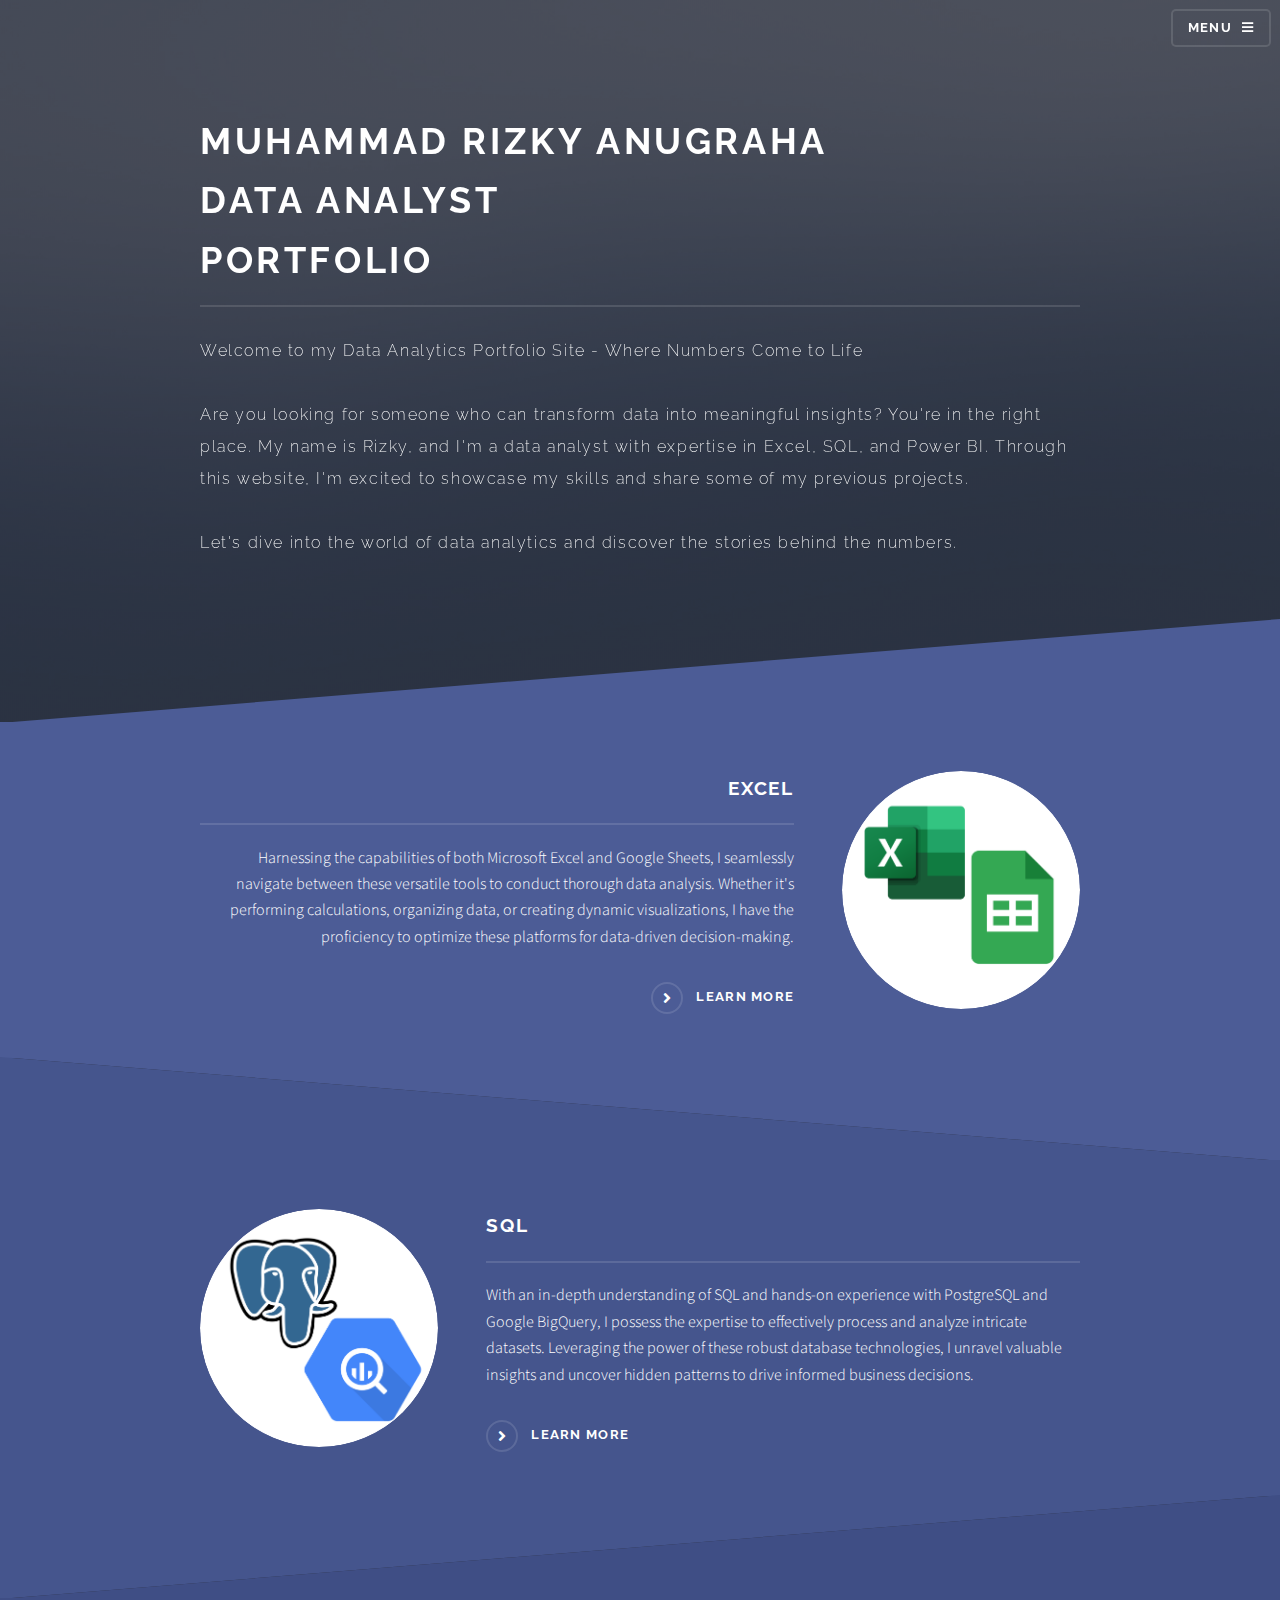
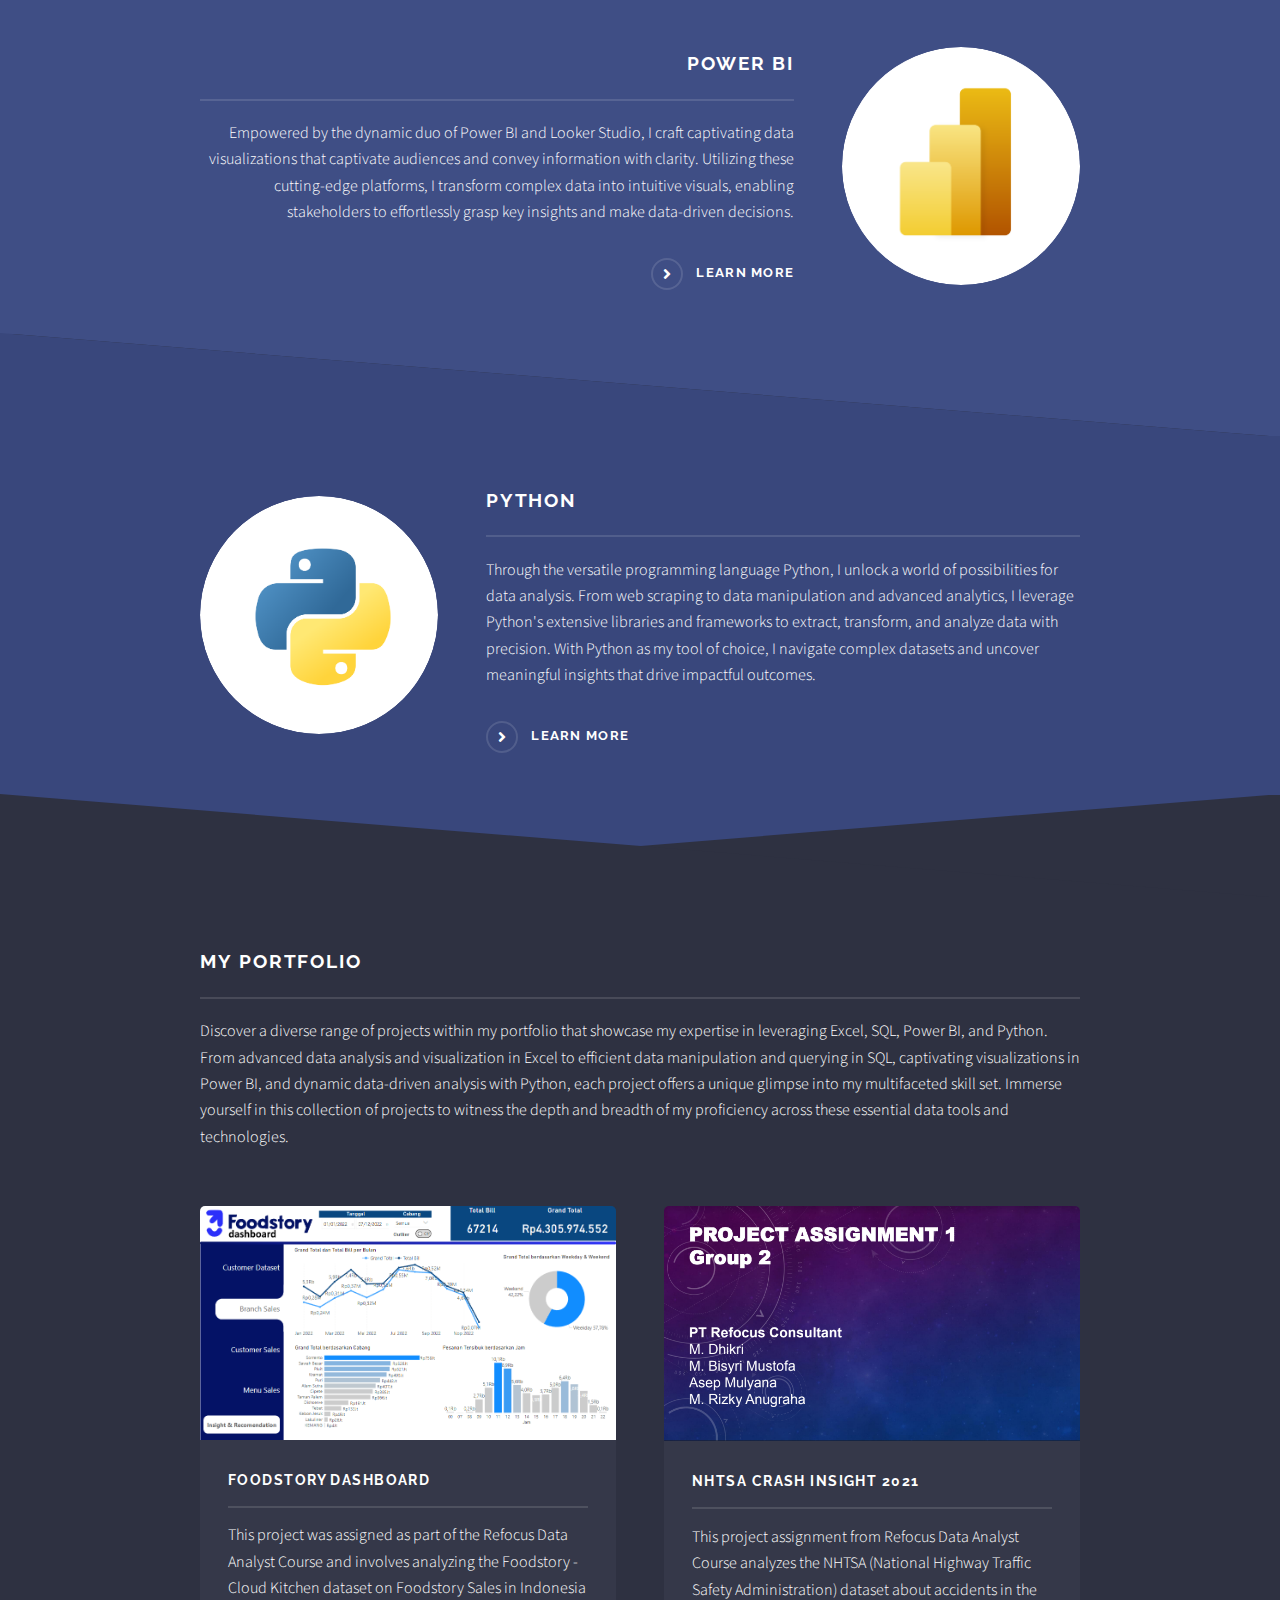
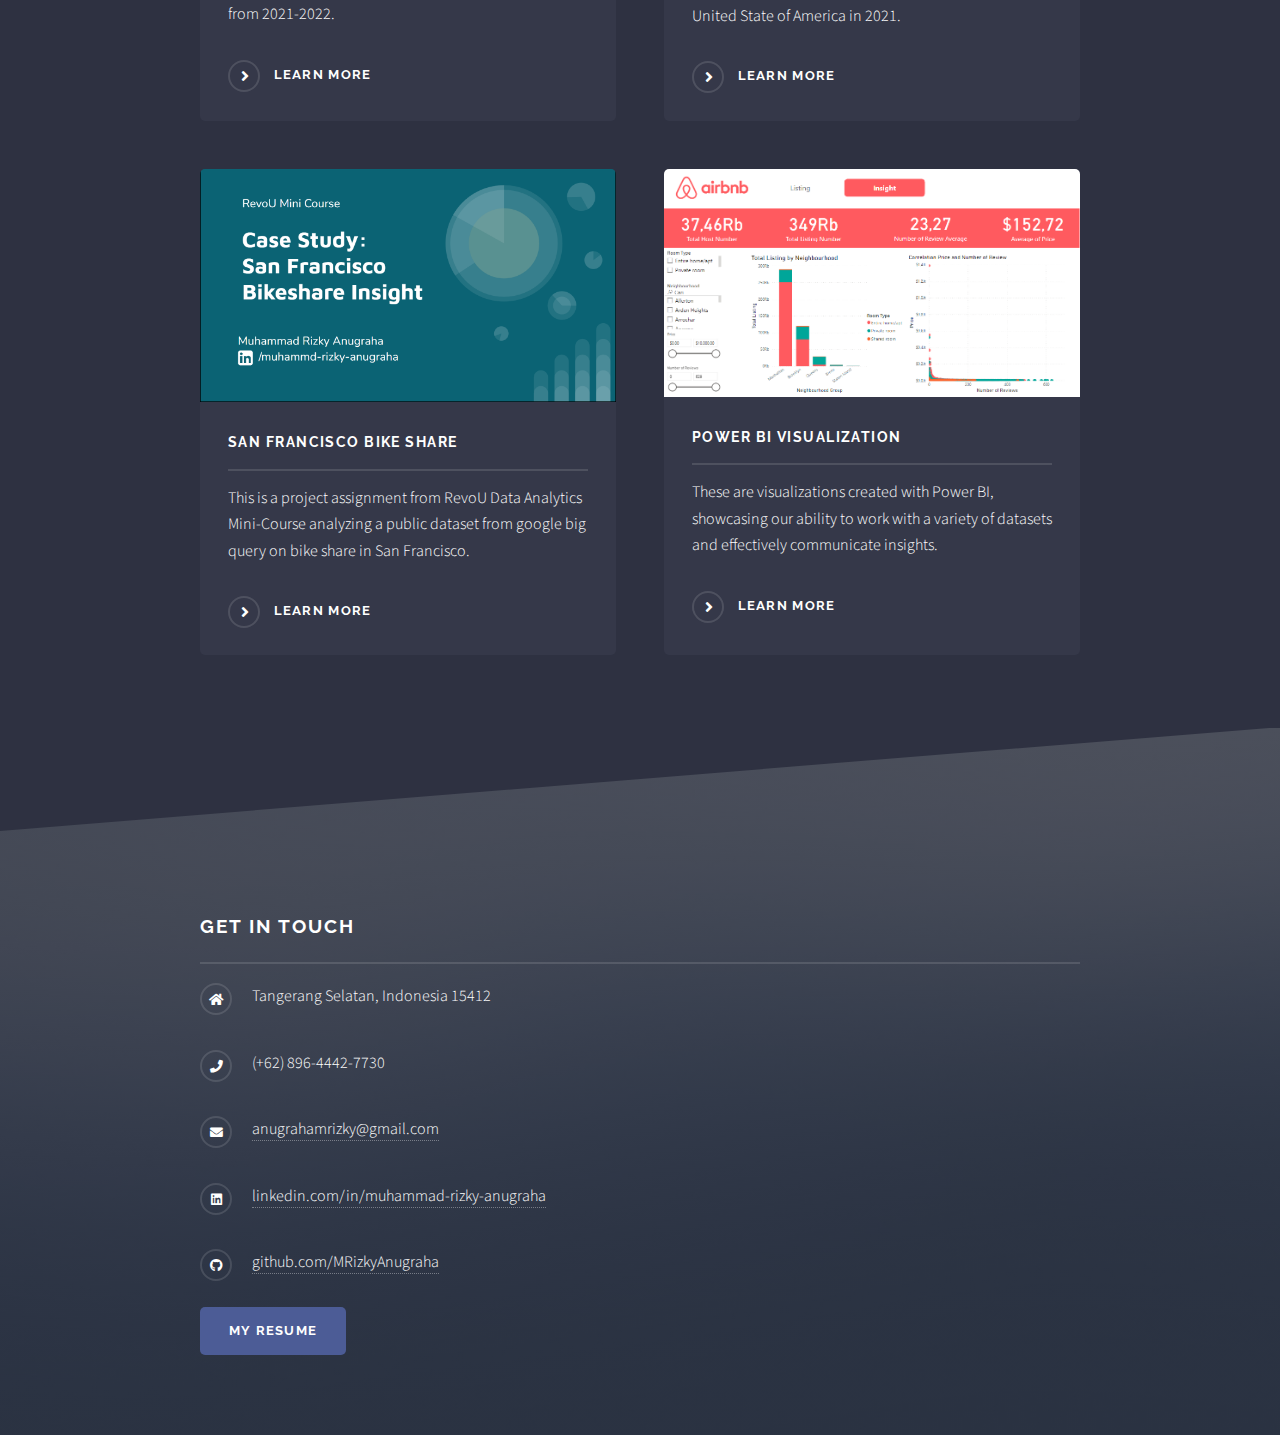
<file: index.html>
<!DOCTYPE HTML>
<!--
	Solid State by HTML5 UP
	html5up.net | @ajlkn
	Free for personal and commercial use under the CCA 3.0 license (html5up.net/license)
-->
<html>
	<head>
		<title>Rizky's DA Portfolio</title>
		<meta charset="utf-8" />
		<meta name="viewport" content="width=device-width, initial-scale=1, user-scalable=no" />
		<link rel="stylesheet" href="assets/css/main.css" />
		<noscript><link rel="stylesheet" href="assets/css/noscript.css" /></noscript>
	</head>
	<body class="is-preload">

		<!-- Page Wrapper -->
			<div id="page-wrapper">

				<!-- Header -->
					<header id="header" class="alt">
						<h1><a href="index.html">Home</a></h1>
						<nav>
							<a href="#menu">Menu</a>
						</nav>
					</header>

				<!-- Menu -->
					<nav id="menu">
						<div class="inner">
							<h2>Menu</h2>
							<ul class="links">
								<li><a href="index.html">Home</a></li>
								<li><a href="Excel.html">Excel</a></li>
								<li><a href="SQL.html">SQL</a></li>
								<li><a href="Power BI.html">Power BI</a></li>
								<li><a href="Python.html">Python</a></li>
								<li><a href="CV ATS Rizky BI - Data Analyst.pdf">My Resume</a></li>
								<li><a href="About.html">About</a></li>
							</ul>
							<a href="#" class="close">Close</a>
						</div>
					</nav>

				<!-- Banner -->
					<section id="banner">
						<div class="inner">
							<h2>Muhammad Rizky Anugraha <br />
								Data Analyst<br />
								Portfolio</h2>
								<p>Welcome to my Data Analytics Portfolio Site - Where Numbers Come to Life<br /><br />
									Are you looking for someone who can transform data into meaningful insights? 
									You're in the right place. My name is Rizky, and I'm a data analyst with expertise 
									in Excel, SQL, and Power BI. Through this website, I'm excited to showcase my skills 
									and share some of my previous projects.<br /><br />
									Let's dive into the world of data analytics and discover the stories behind the numbers.</a></p>			
						</div>
					</section>
				<!-- Wrapper -->
					<section id="wrapper">

						<!-- One -->
							<section id="one" class="wrapper spotlight style1">
								<div class="inner">
									<a href="Excel.html" class="image"><img src="images/Excel.png" alt="" /></a>
									<div class="content">
										<h2 class="major"><a href="Excel.html">Excel</a></h2>
										<p>Harnessing the capabilities of both Microsoft Excel and Google Sheets, I seamlessly navigate between these versatile tools to conduct thorough data analysis. Whether it's performing calculations, organizing data, or creating dynamic visualizations, I have the proficiency to optimize these platforms for data-driven decision-making.</p>
										<a href="Excel.html" class="special">Learn more</a>
									</div>
								</div>
							</section>

						<!-- Two -->
							<section id="two" class="wrapper alt spotlight style2">
								<div class="inner">
									<a href="SQL.html" class="image"><img src="images/SQL.png" alt="" /></a>
									<div class="content">
										<h2 class="major"><a href="SQL.html">SQL</a></h2>
										<p>With an in-depth understanding of SQL and hands-on experience with PostgreSQL and Google BigQuery, I possess the expertise to effectively process and analyze intricate datasets. Leveraging the power of these robust database technologies, I unravel valuable insights and uncover hidden patterns to drive informed business decisions.</p>
										<a href="SQL.html" class="special">Learn more</a>
									</div>
								</div>
							</section>

						<!-- Three -->
							<section id="three" class="wrapper spotlight style3">
								<div class="inner">
									<a href="Power BI.html" class="image"><img src="images/PowerBI.png" alt="" /></a>
									<div class="content">
										<h2 class="major"><a href="Power BI.html">Power BI</a></h2>
										<p>Empowered by the dynamic duo of Power BI and Looker Studio, I craft captivating data visualizations that captivate audiences and convey information with clarity. Utilizing these cutting-edge platforms, I transform complex data into intuitive visuals, enabling stakeholders to effortlessly grasp key insights and make data-driven decisions.</p>
										<a href="Power BI.html" class="special">Learn more</a>
									</div>
								</div>
							</section>
						<!-- Four -->
							<section id="four" class="wrapper alt spotlight style4">
								<div class="inner">
									<a href="Python.html" class="image"><img src="images/Python.png" alt="" /></a>
									<div class="content">
										<h2 class="major"><a href="Python.html">Python</a></h2>
										<p>Through the versatile programming language Python, I unlock a world of possibilities for data analysis. From web scraping to data manipulation and advanced analytics, I leverage Python's extensive libraries and frameworks to extract, transform, and analyze data with precision. With Python as my tool of choice, I navigate complex datasets and uncover meaningful insights that drive impactful outcomes.</p>
										<a href="Python.html" class="special">Learn more</a>
									</div>
								</div>
							</section>

						<!-- Five -->
							<section id="five" class="wrapper alt style1">
								<div class="inner">
									<h2 class="major">My Portfolio</h2>
									<p>Discover a diverse range of projects within my portfolio that showcase my expertise in leveraging Excel, SQL, Power BI, and Python. From advanced data analysis and visualization in Excel to efficient data manipulation and querying in SQL, captivating visualizations in Power BI, and dynamic data-driven analysis with Python, each project offers a unique glimpse into my multifaceted skill set. Immerse yourself in this collection of projects to witness the depth and breadth of my proficiency across these essential data tools and technologies.</p>
									<section class="features">
										<article>
											<a href="https://www.novypro.com/project/foodstory" class="image"><img src="images/Foodstory Thumbnail.PNG" alt="" /></a>
											<h3 class="major">Foodstory Dashboard</h3>
											<p>This project was assigned as part of the Refocus Data Analyst Course and involves analyzing the Foodstory - Cloud Kitchen dataset on Foodstory Sales in Indonesia from 2021-2022.</p>
											<a href="https://www.novypro.com/project/foodstory" class="special">Learn more</a>
										</article>
										<article>
											<a href="https://github.com/MRizkyAnugraha/NHTSA-Accident-Insight-2021" class="image"><img src="images/NHTSA Insight Thumbnail.PNG" alt="" /></a>
											<h3 class="major">NHTSA Crash Insight 2021</h3>
											<p>This project assignment from Refocus Data Analyst Course analyzes the NHTSA (National Highway Traffic Safety Administration) dataset about accidents in the United State of America in 2021.</p>
											<a href="https://github.com/MRizkyAnugraha/NHTSA-Accident-Insight-2021" class="special">Learn more</a>
										</article>
										<article>
											<a href="https://github.com/MRizkyAnugraha/San-Francisco-Bikeshare-Insight" class="image"><img src="images/SF Bike Share Thumbnail.PNG" alt="" /></a>
											<h3 class="major">San Francisco Bike Share</h3>
											<p>This is a project assignment from RevoU Data Analytics Mini-Course analyzing a public dataset from google big query on bike share in San Francisco.</p>
											<a href="https://github.com/MRizkyAnugraha/San-Francisco-Bikeshare-Insight" class="special">Learn more</a>
										</article>
										<article>
											<a href="Power BI.html" class="image"><img src="images/Airbnb Listing Thumbnail.PNG" alt="" /></a>
											<h3 class="major">Power BI Visualization</h3>
											<p>These are visualizations created with Power BI, showcasing our ability to work with a variety of datasets and effectively communicate insights.</p>
											<a href="Power BI.html" class="special">Learn more</a>
										</article>
									</section>
								</div>
							</section>

					</section>
				<!-- Footer -->
					<section id="footer">
						<div class="inner">
							<h2 class="major">Get in touch</h2>
							</form>
							<ul class="contact">
								<li class="icon solid fa-home">
									Tangerang Selatan, Indonesia 15412
								</li>
								<li class="icon solid fa-phone">(+62) 896-4442-7730</li>
								<li class="icon solid fa-envelope"><a href="mailto:anugrahamrizky@gmail.com">anugrahamrizky@gmail.com</a></li>
								<li class="icon brands fa-linkedin"><a href="https://www.linkedin.com/in/muhammad-rizky-anugraha/">linkedin.com/in/muhammad-rizky-anugraha</a></li>
								<li class="icon brands fa-github"><a href="https://github.com/MRizkyAnugraha">github.com/MRizkyAnugraha</a></li>
							</ul>
							<!--<ul class="copyright">
								<li>&copy; Untitled Inc. All rights reserved.</li><li>Design: <a href="http://html5up.net">HTML5 UP</a></li>
							</ul>-->
							<ul class="actions">
								<li><a href="CV ATS Rizky BI - Data Analyst.pdf" class="button primary">My Resume</a></li>
							</ul>
						</div>
					</section>

			</div>

		<!-- Scripts -->
			<script src="assets/js/jquery.min.js"></script>
			<script src="assets/js/jquery.scrollex.min.js"></script>
			<script src="assets/js/browser.min.js"></script>
			<script src="assets/js/breakpoints.min.js"></script>
			<script src="assets/js/util.js"></script>
			<script src="assets/js/main.js"></script>

	</body>
</html>
</file>
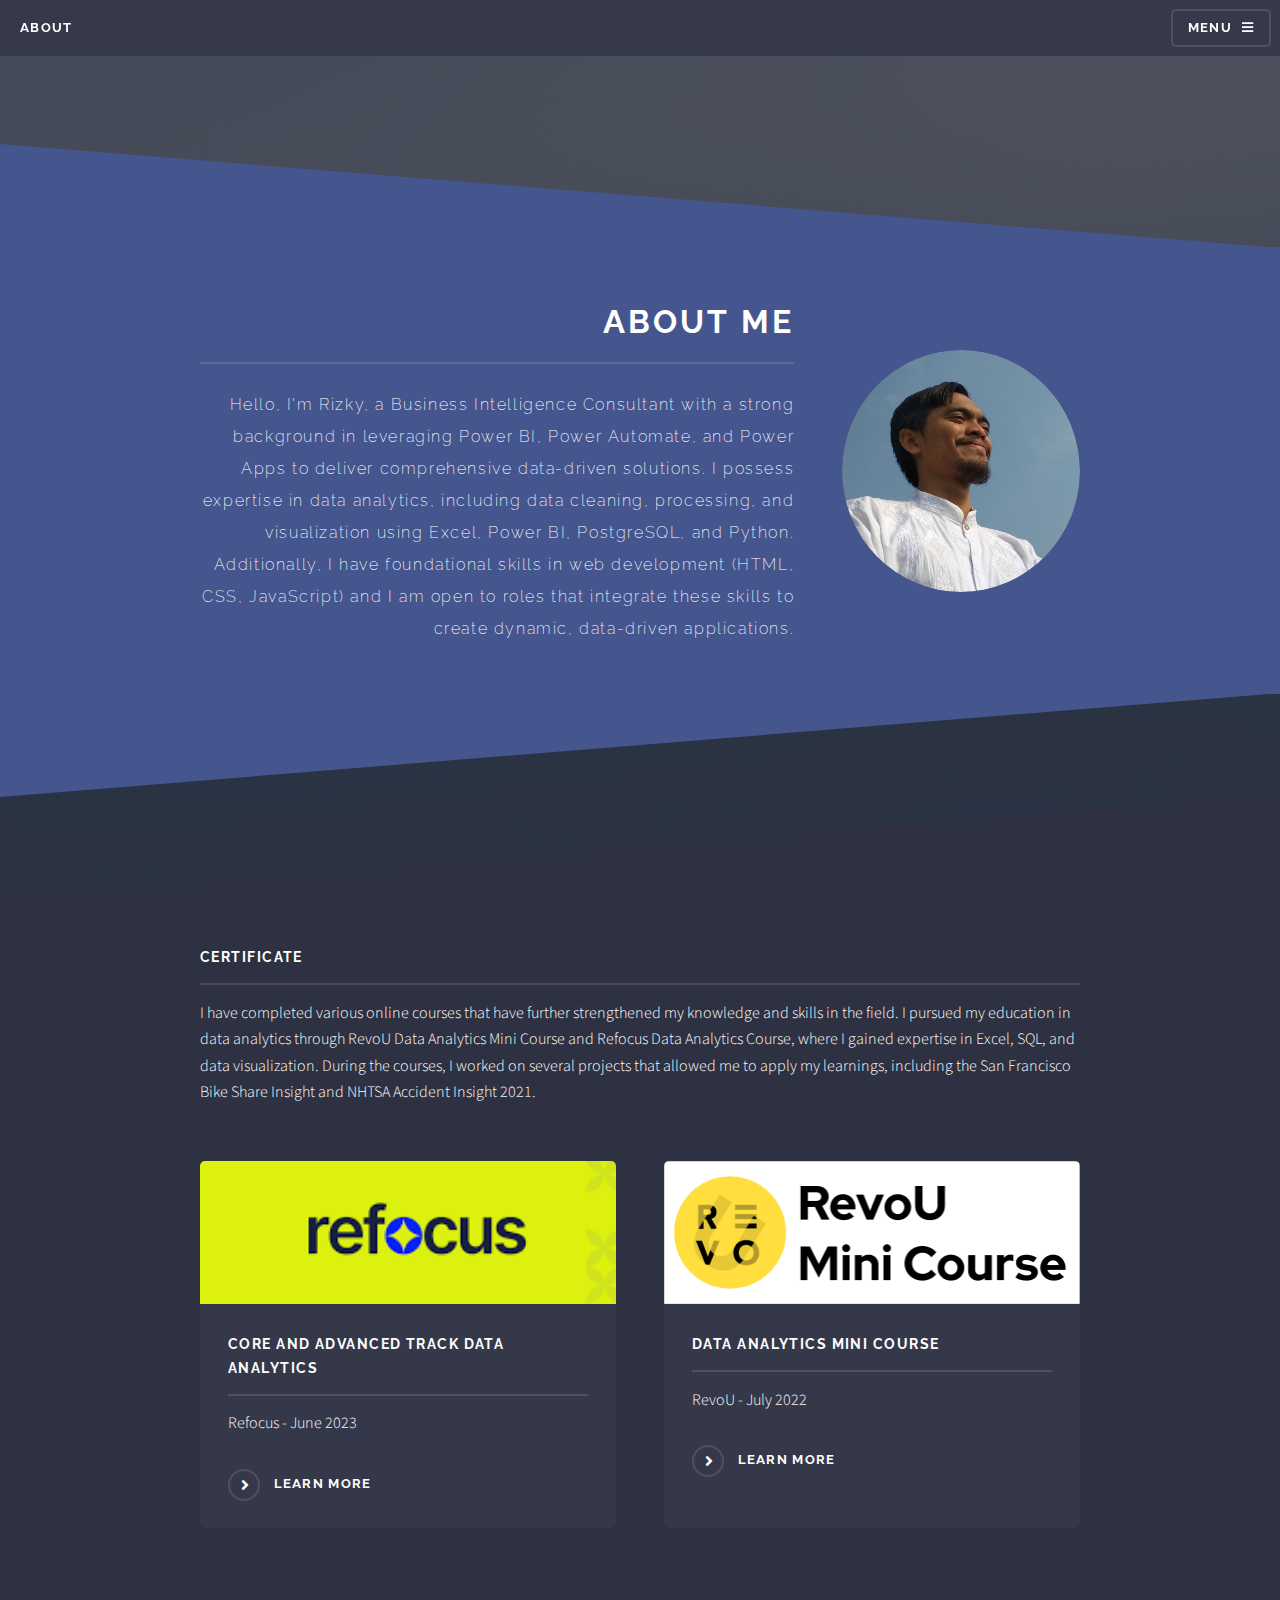
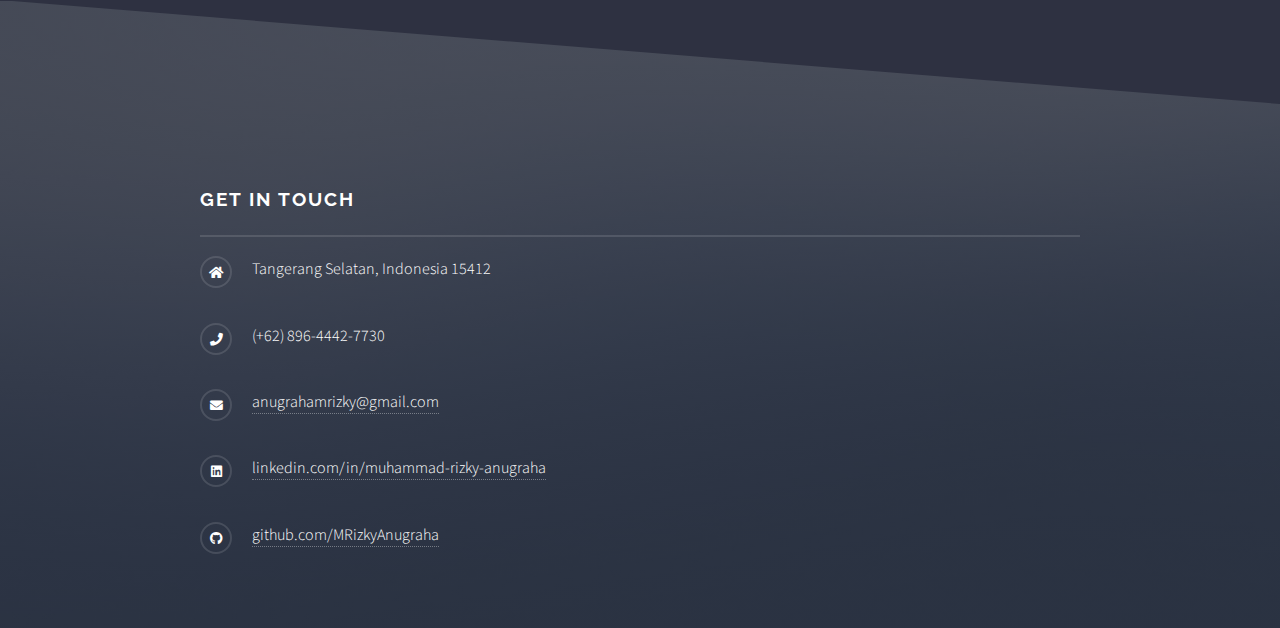
<file: About.html>
<!DOCTYPE HTML>
<!--
	Solid State by HTML5 UP
	html5up.net | @ajlkn
	Free for personal and commercial use under the CCA 3.0 license (html5up.net/license)
-->
<html>
	<head>
		<title>About</title>
		<meta charset="utf-8" />
		<meta name="viewport" content="width=device-width, initial-scale=1, user-scalable=no" />
		<link rel="stylesheet" href="assets/css/main.css" />
		<noscript><link rel="stylesheet" href="assets/css/noscript.css" /></noscript>
	</head>
	<body class="is-preload">

		<!-- Page Wrapper -->
			<div id="page-wrapper">

				<!-- Header -->
					<header id="header">
						<h1><a href="About.html">About</a></h1>
						<nav>
							<a href="#menu">Menu</a>
						</nav>
					</header>

				<!-- Menu -->
					<nav id="menu">
						<div class="inner">
							<h2>Menu</h2>
							<ul class="links">
								<li><a href="index.html">Home</a></li>
								<li><a href="Excel.html">Excel</a></li>
								<li><a href="SQL.html">SQL</a></li>
								<li><a href="Power BI.html">Power BI</a></li>
								<li><a href="Python.html">Python</a></li>
								<li><a href="CV ATS Rizky BI - Data Analyst.pdf">My Resume</a></li>
								<li><a href="About.html">About</a></li>
							</ul>
							<a href="#" class="close">Close</a>
						</div>
					</nav>

				<!-- Wrapper -->
					<section id="wrapper">
						<header>
							<section id="two" class="wrapper alt spotlight style2">
								<div class="inner">
									<a class="image"><img src="images/PhotoProfile.jpg" alt="" /></a>
									<div class="content">
										<h2>About Me</h2>
								<p>Hello, I'm Rizky, a Business Intelligence Consultant with a strong background in leveraging Power BI, 
									Power Automate, and Power Apps to deliver comprehensive data-driven solutions. 
									
									I possess expertise in data analytics, including data cleaning, processing, 
									and visualization using Excel, Power BI, PostgreSQL, and Python. 
									
									Additionally, I have foundational skills in web development (HTML, CSS, JavaScript) and I am open to 
									roles that integrate these skills to create dynamic, data-driven applications. 
									
									<!--My approach is detail-oriented and driven by a passion for turning data into 
									actionable insights, committed to continuous learning and delivering high-quality results that benefit 
									stakeholders.-->
								</p>		
								</div>
						</header>

						<!-- Content -->
							<div class="wrapper">
								<div class="inner">

									<h3 class="major">Certificate</h3>
									<p>I have completed various online courses that have further strengthened my knowledge and skills in the field. I pursued my education in data analytics through RevoU Data Analytics Mini Course and Refocus Data Analytics Course, where I gained expertise in Excel, SQL, and data visualization. During the courses, I worked on several projects that allowed me to apply my learnings, including the San Francisco Bike Share Insight and NHTSA Accident Insight 2021.</p>



									<section class="features">
										<article>
											<a href="https://drive.google.com/file/d/14DoFi0UvGaC8o7y3aNaEi1k2ArPHhfpX/view?usp=drive_link"class="image"><img src="images/Refocus.png" alt="" /></a>
											<h3 class="major">Core and Advanced Track Data Analytics</h3>
											<p>Refocus - June 2023</p>
											<a href="https://drive.google.com/file/d/14DoFi0UvGaC8o7y3aNaEi1k2ArPHhfpX/view?usp=drive_link" class="special">Learn more</a>
										</article>
										<article>
											<a href="https://www.linkedin.com/posts/muhammad-rizky-anugraha_revou-mini-course-intro-to-data-analytics-activity-6957604793292857344-vBTM?utm_source=share&utm_medium=member_desktop" class="image"><img src="images/RevoU Mini Course.png" alt="" /></a>
											<h3 class="major">Data Analytics Mini Course</h3>
											<p>RevoU - July 2022</p>
											<a href="https://www.linkedin.com/posts/muhammad-rizky-anugraha_revou-mini-course-intro-to-data-analytics-activity-6957604793292857344-vBTM?utm_source=share&utm_medium=member_desktop" class="special">Learn more</a>
										</article>
									</section>

								</div>
							</div>

					</section>

				<!-- Footer -->
				<section id="footer">
					<div class="inner">
						<h2 class="major">Get in touch</h2>
						</form>
						<ul class="contact">
							<li class="icon solid fa-home">
								Tangerang Selatan, Indonesia 15412
							</li>
							<li class="icon solid fa-phone">(+62) 896-4442-7730</li>
							<li class="icon solid fa-envelope"><a href="mailto:anugrahamrizky@gmail.com">anugrahamrizky@gmail.com</a></li>
							<li class="icon brands fa-linkedin"><a href="https://www.linkedin.com/in/muhammad-rizky-anugraha/">linkedin.com/in/muhammad-rizky-anugraha</a></li>
							<li class="icon brands fa-github"><a href="https://github.com/MRizkyAnugraha">github.com/MRizkyAnugraha</a></li>
						</ul>
						<!--<ul class="copyright">
							<li>&copy; Untitled Inc. All rights reserved.</li><li>Design: <a href="http://html5up.net">HTML5 UP</a></li>
						</ul>-->
					</div>
				</section>

			</div>

		<!-- Scripts -->
			<script src="assets/js/jquery.min.js"></script>
			<script src="assets/js/jquery.scrollex.min.js"></script>
			<script src="assets/js/browser.min.js"></script>
			<script src="assets/js/breakpoints.min.js"></script>
			<script src="assets/js/util.js"></script>
			<script src="assets/js/main.js"></script>

	</body>
</html>
</file>
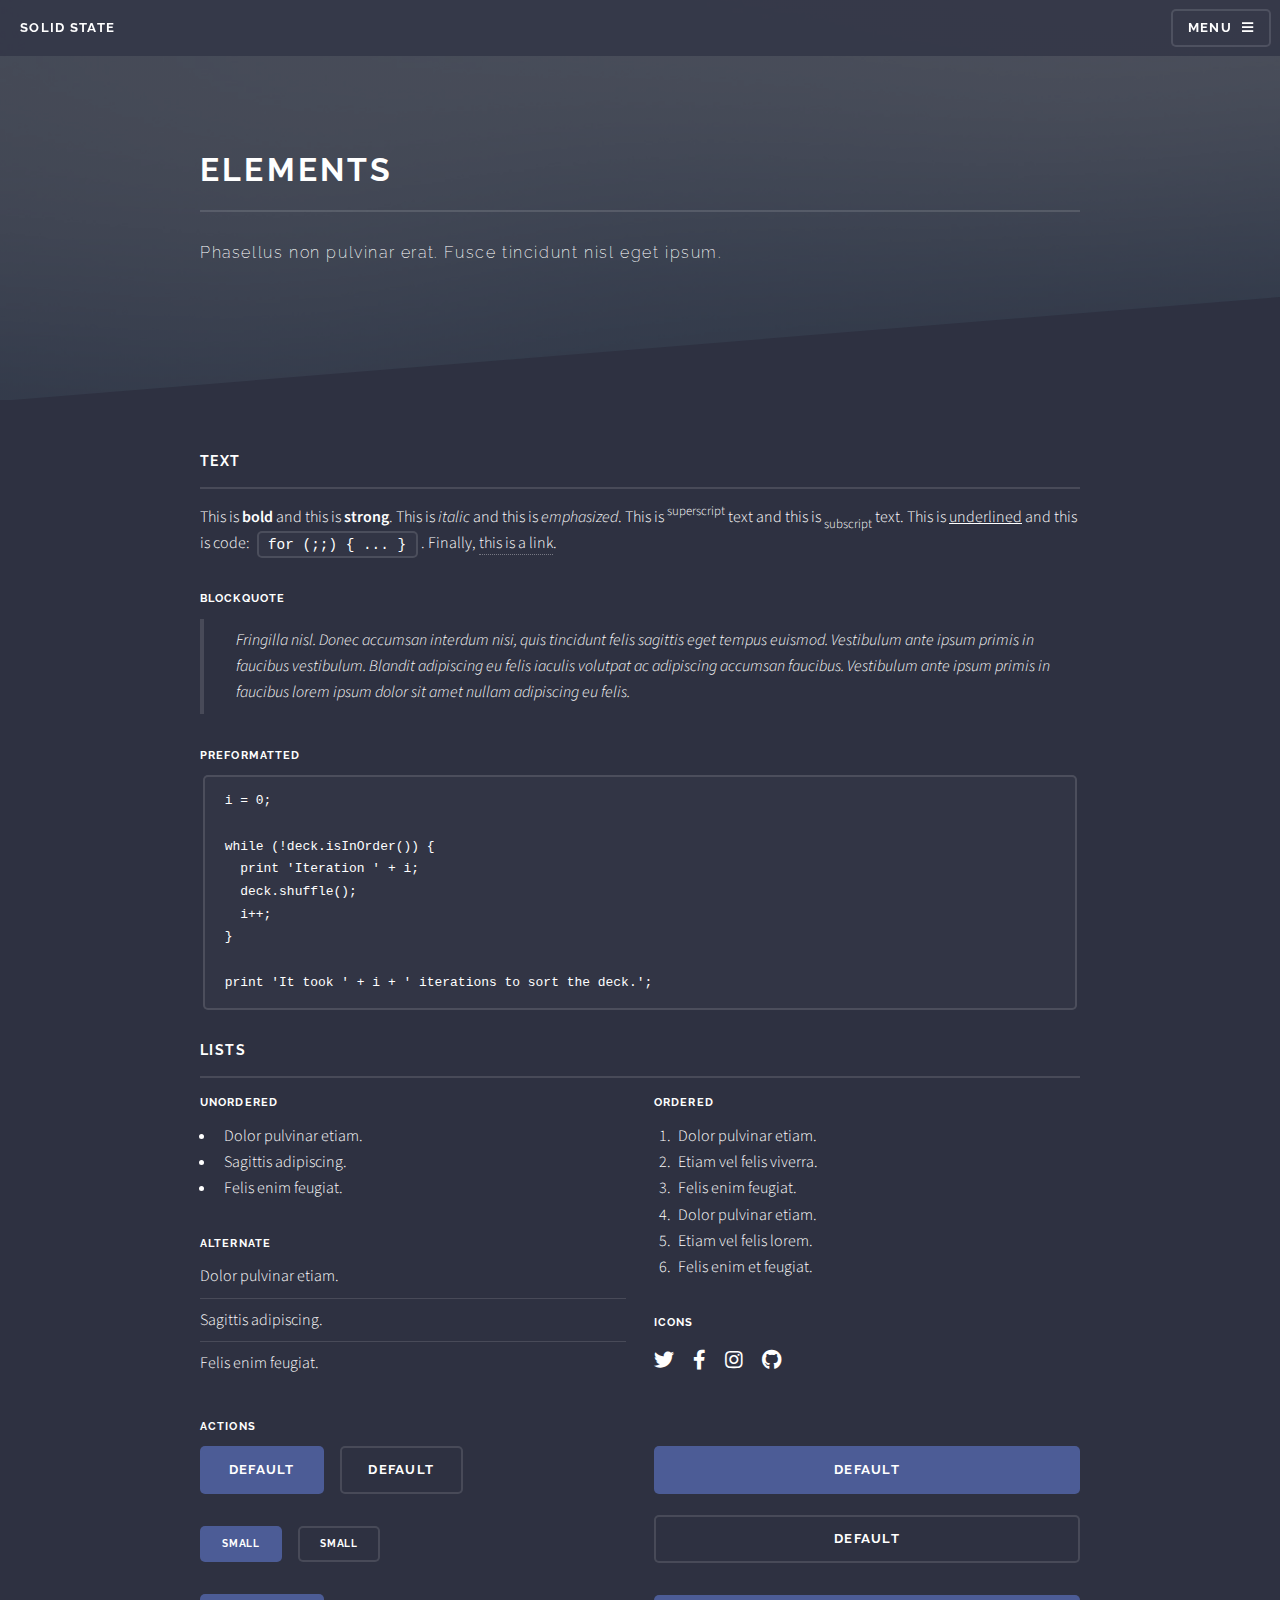
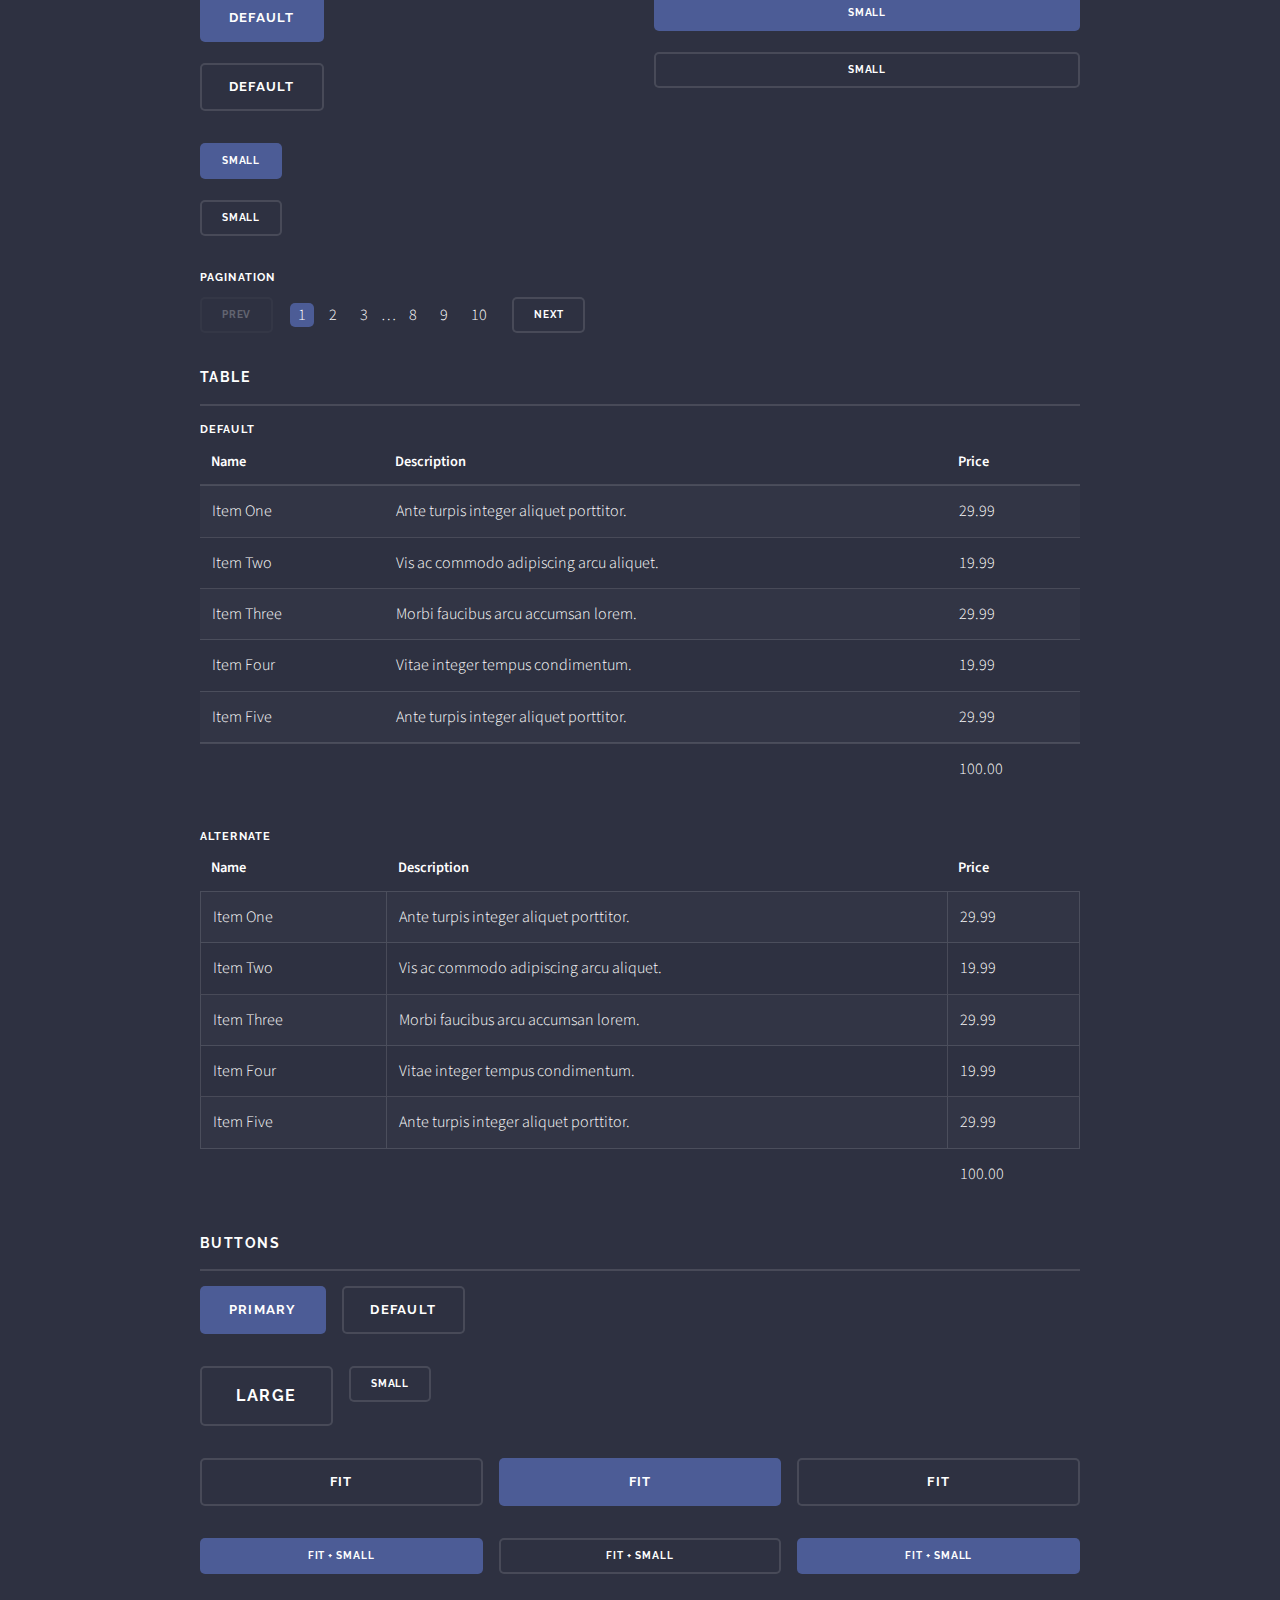
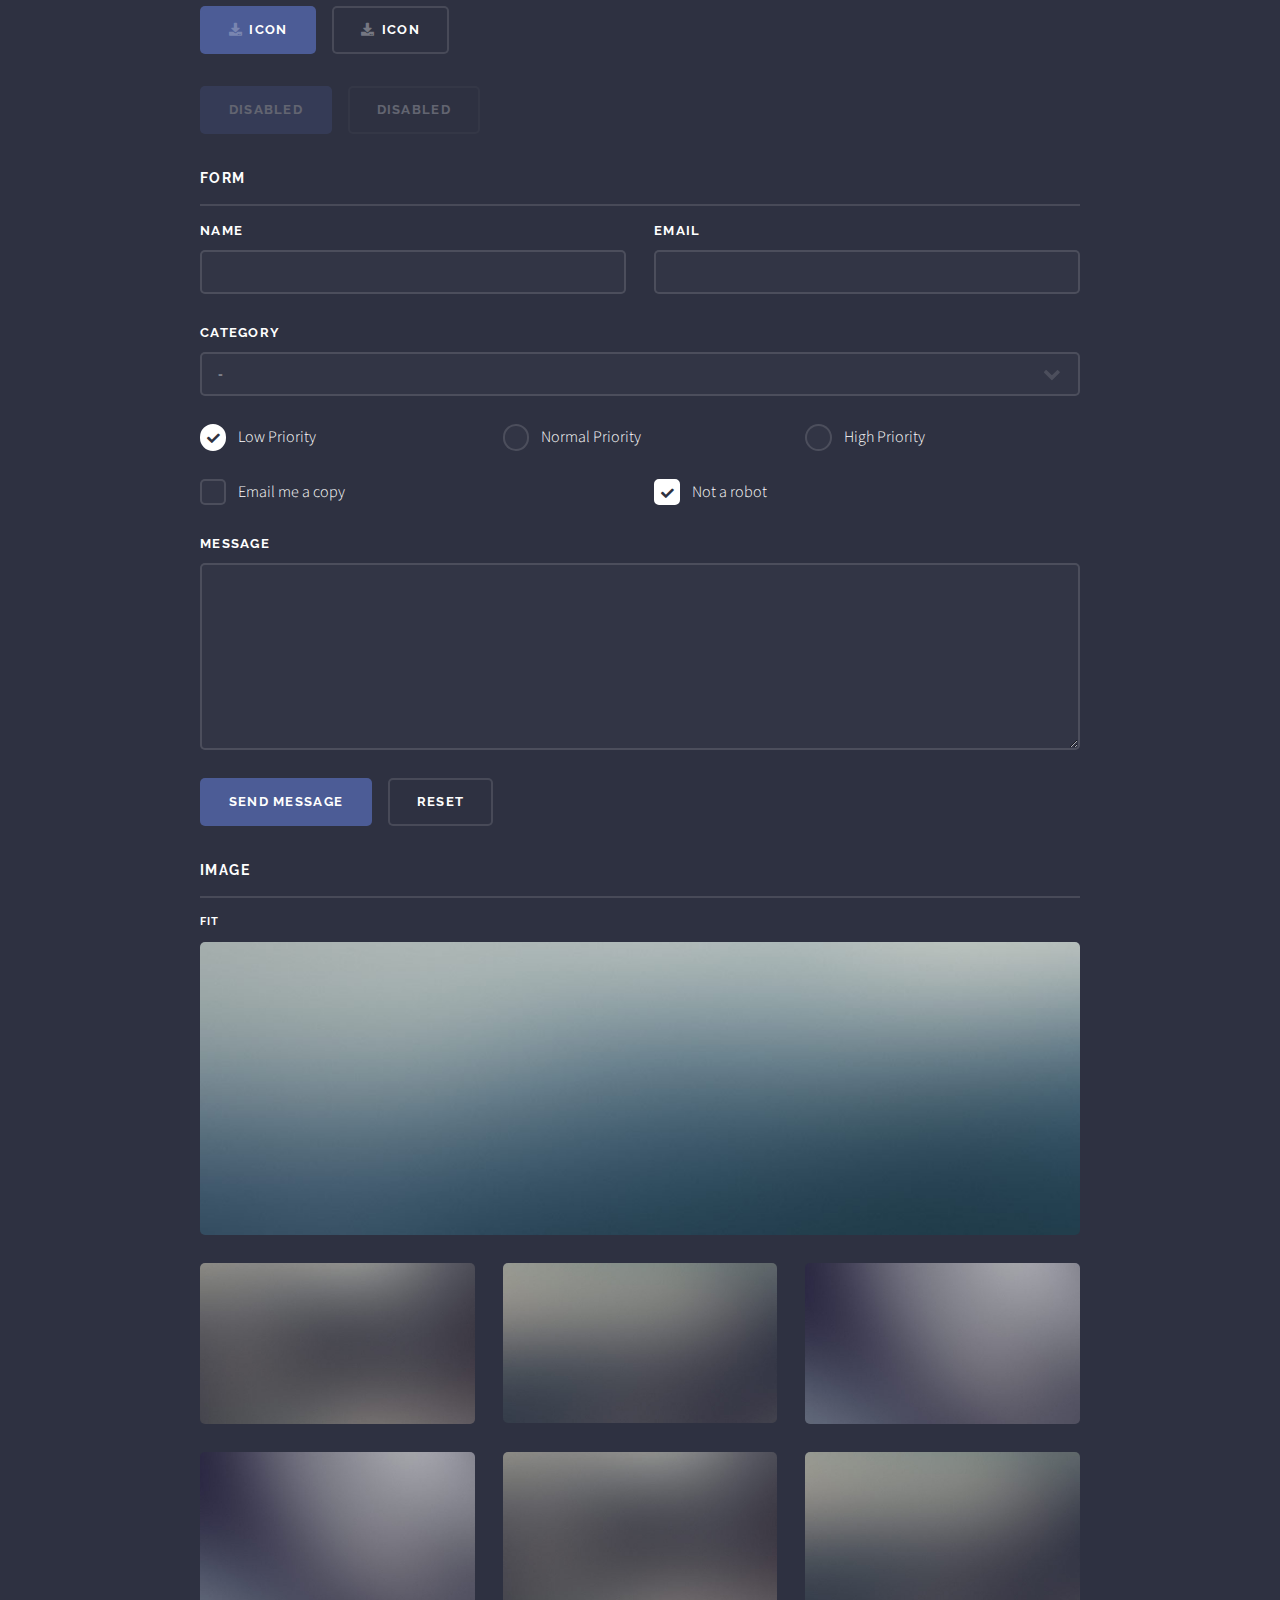
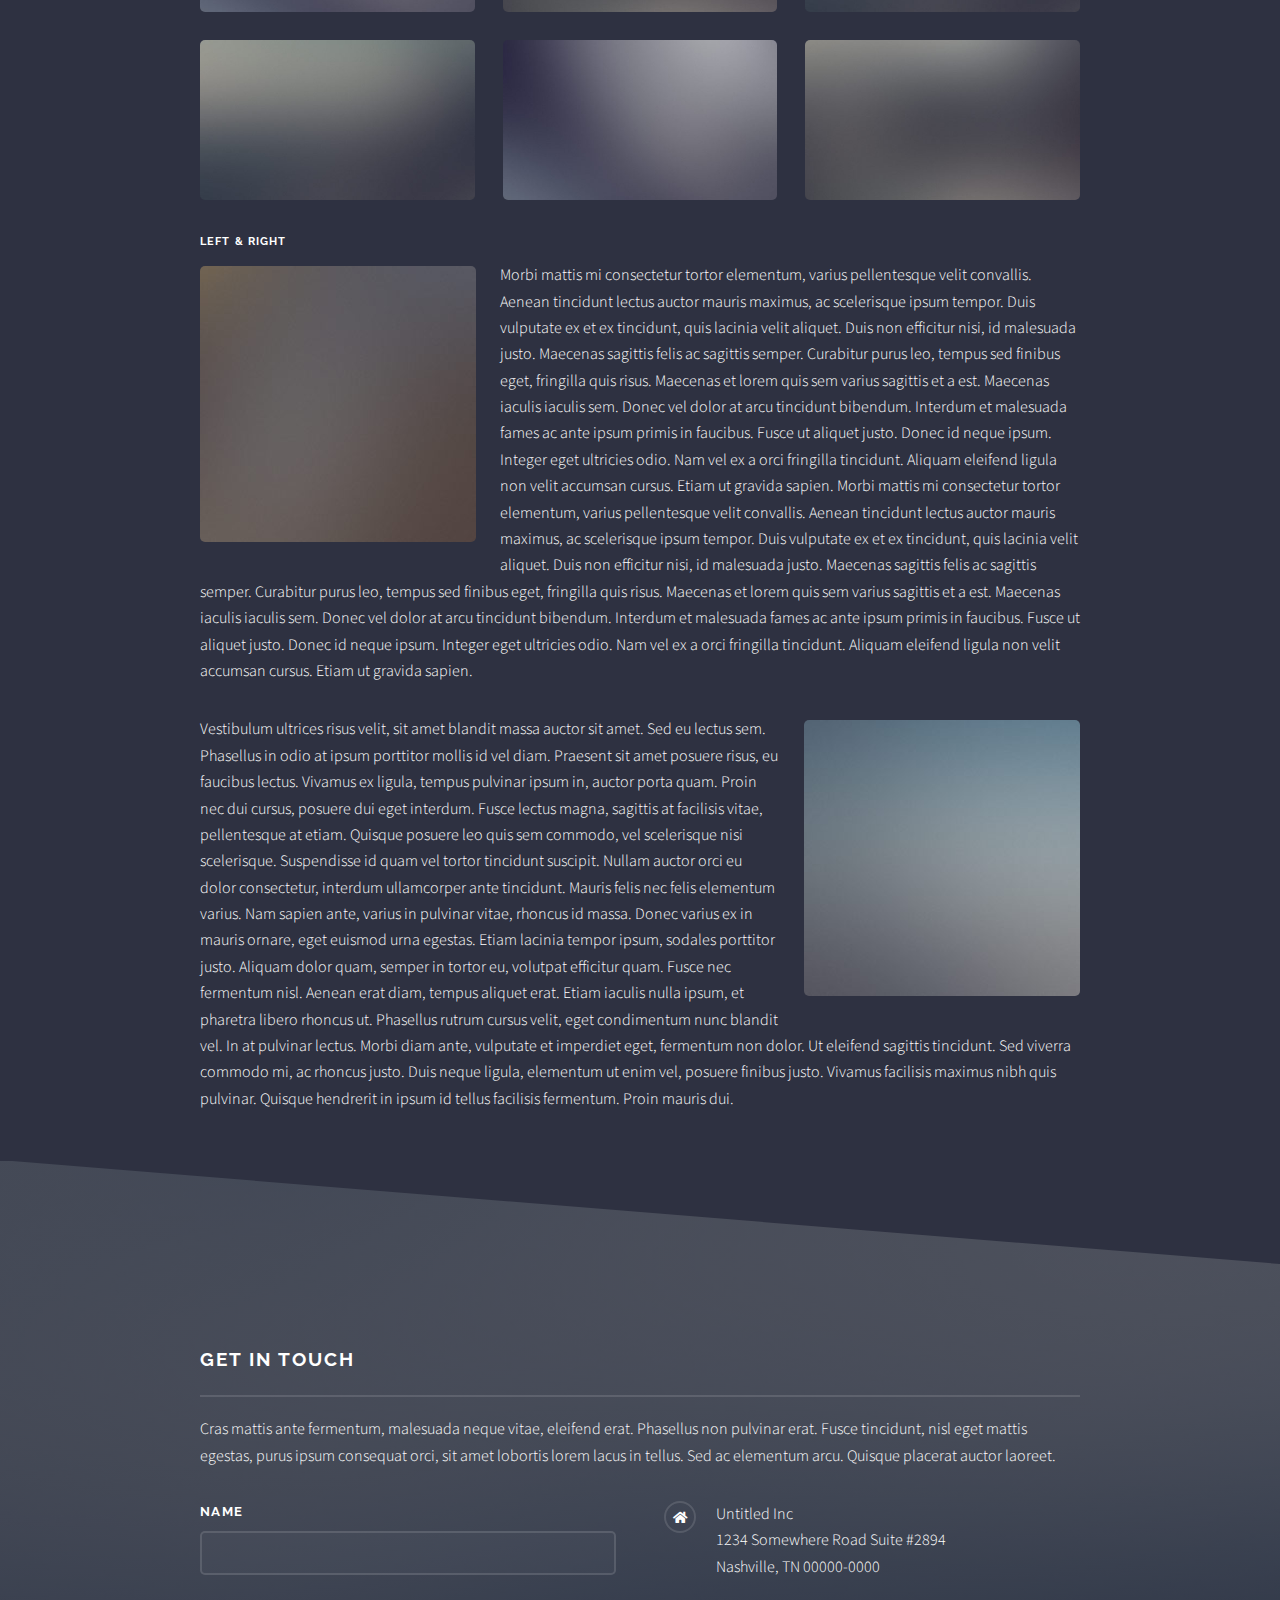
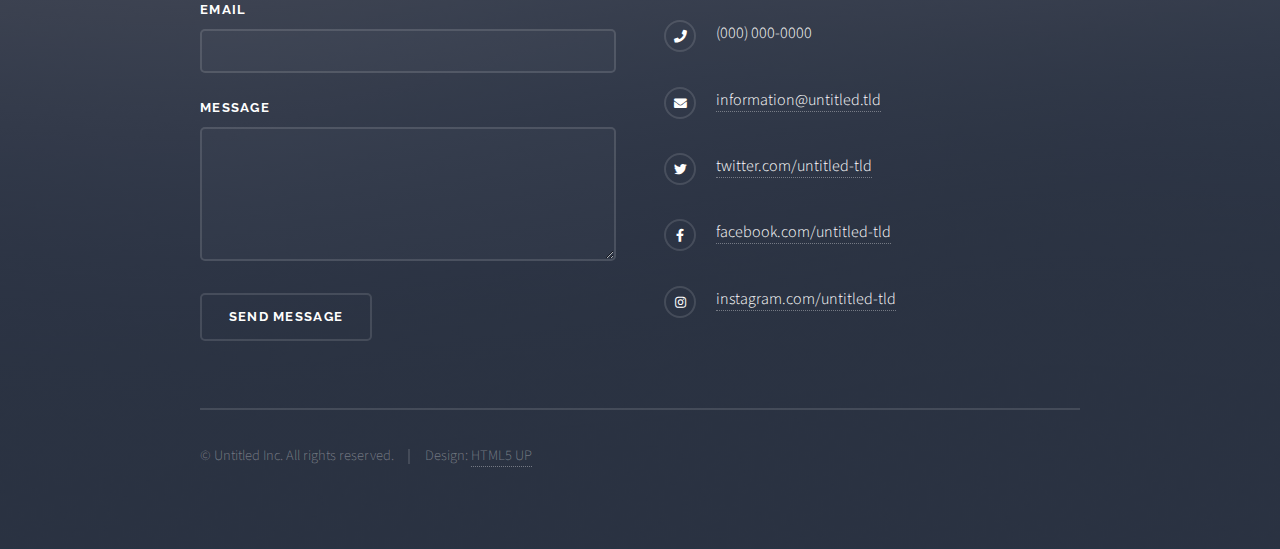
<file: elements.html>
<!DOCTYPE HTML>
<!--
	Solid State by HTML5 UP
	html5up.net | @ajlkn
	Free for personal and commercial use under the CCA 3.0 license (html5up.net/license)
-->
<html>
	<head>
		<title>Elements - Solid State by HTML5 UP</title>
		<meta charset="utf-8" />
		<meta name="viewport" content="width=device-width, initial-scale=1, user-scalable=no" />
		<link rel="stylesheet" href="assets/css/main.css" />
		<noscript><link rel="stylesheet" href="assets/css/noscript.css" /></noscript>
	</head>
	<body class="is-preload">

		<!-- Page Wrapper -->
			<div id="page-wrapper">

				<!-- Header -->
					<header id="header">
						<h1><a href="index.html">Solid State</a></h1>
						<nav>
							<a href="#menu">Menu</a>
						</nav>
					</header>

				<!-- Menu -->
					<nav id="menu">
						<div class="inner">
							<h2>Menu</h2>
							<ul class="links">
								<li><a href="index.html">Home</a></li>
								<li><a href="generic.html">Generic</a></li>
								<li><a href="elements.html">Elements</a></li>
								<li><a href="#">Log In</a></li>
								<li><a href="#">Sign Up</a></li>
							</ul>
							<a href="#" class="close">Close</a>
						</div>
					</nav>

				<!-- Wrapper -->
					<section id="wrapper">
						<header>
							<div class="inner">
								<h2>Elements</h2>
								<p>Phasellus non pulvinar erat. Fusce tincidunt nisl eget ipsum.</p>
							</div>
						</header>

						<!-- Content -->
							<div class="wrapper">
								<div class="inner">

									<section>
										<h3 class="major">Text</h3>
										<p>This is <b>bold</b> and this is <strong>strong</strong>. This is <i>italic</i> and this is <em>emphasized</em>.
										This is <sup>superscript</sup> text and this is <sub>subscript</sub> text.
										This is <u>underlined</u> and this is code: <code>for (;;) { ... }</code>. Finally, <a href="#">this is a link</a>.</p>
										<h4>Blockquote</h4>
										<blockquote>Fringilla nisl. Donec accumsan interdum nisi, quis tincidunt felis sagittis eget tempus euismod. Vestibulum ante ipsum primis in faucibus vestibulum. Blandit adipiscing eu felis iaculis volutpat ac adipiscing accumsan faucibus. Vestibulum ante ipsum primis in faucibus lorem ipsum dolor sit amet nullam adipiscing eu felis.</blockquote>
										<h4>Preformatted</h4>
										<pre><code>i = 0;

while (!deck.isInOrder()) {
  print 'Iteration ' + i;
  deck.shuffle();
  i++;
}

print 'It took ' + i + ' iterations to sort the deck.';</code></pre>
									</section>

									<section>
										<h3 class="major">Lists</h3>
										<div class="row">
											<div class="col-6 col-12-medium">
												<h4>Unordered</h4>
												<ul>
													<li>Dolor pulvinar etiam.</li>
													<li>Sagittis adipiscing.</li>
													<li>Felis enim feugiat.</li>
												</ul>
												<h4>Alternate</h4>
												<ul class="alt">
													<li>Dolor pulvinar etiam.</li>
													<li>Sagittis adipiscing.</li>
													<li>Felis enim feugiat.</li>
												</ul>
											</div>
											<div class="col-6 col-12-medium">
												<h4>Ordered</h4>
												<ol>
													<li>Dolor pulvinar etiam.</li>
													<li>Etiam vel felis viverra.</li>
													<li>Felis enim feugiat.</li>
													<li>Dolor pulvinar etiam.</li>
													<li>Etiam vel felis lorem.</li>
													<li>Felis enim et feugiat.</li>
												</ol>
												<h4>Icons</h4>
												<ul class="icons">
													<li><a href="#" class="icon brands fa-twitter"><span class="label">Twitter</span></a></li>
													<li><a href="#" class="icon brands fa-facebook-f"><span class="label">Facebook</span></a></li>
													<li><a href="#" class="icon brands fa-instagram"><span class="label">Instagram</span></a></li>
													<li><a href="#" class="icon brands fa-github"><span class="label">Github</span></a></li>
												</ul>
											</div>
										</div>
										<h4>Actions</h4>
										<div class="row">
											<div class="col-6 col-12-medium">
												<ul class="actions">
													<li><a href="#" class="button primary">Default</a></li>
													<li><a href="#" class="button">Default</a></li>
												</ul>
												<ul class="actions small">
													<li><a href="#" class="button primary small">Small</a></li>
													<li><a href="#" class="button small">Small</a></li>
												</ul>
												<ul class="actions stacked">
													<li><a href="#" class="button primary">Default</a></li>
													<li><a href="#" class="button">Default</a></li>
												</ul>
												<ul class="actions stacked small">
													<li><a href="#" class="button primary small">Small</a></li>
													<li><a href="#" class="button small">Small</a></li>
												</ul>
											</div>
											<div class="col-6 col-12-medium">
												<ul class="actions stacked">
													<li><a href="#" class="button primary fit">Default</a></li>
													<li><a href="#" class="button fit">Default</a></li>
												</ul>
												<ul class="actions stacked small">
													<li><a href="#" class="button primary small fit">Small</a></li>
													<li><a href="#" class="button small fit">Small</a></li>
												</ul>
											</div>
										</div>
										<h4>Pagination</h4>
										<ul class="pagination">
											<li><span class="button small disabled">Prev</span></li>
											<li><a href="#" class="page active">1</a></li>
											<li><a href="#" class="page">2</a></li>
											<li><a href="#" class="page">3</a></li>
											<li><span>&hellip;</span></li>
											<li><a href="#" class="page">8</a></li>
											<li><a href="#" class="page">9</a></li>
											<li><a href="#" class="page">10</a></li>
											<li><a href="#" class="button small">Next</a></li>
										</ul>
									</section>

									<section>
										<h3 class="major">Table</h3>
										<h4>Default</h4>
										<div class="table-wrapper">
											<table>
												<thead>
													<tr>
														<th>Name</th>
														<th>Description</th>
														<th>Price</th>
													</tr>
												</thead>
												<tbody>
													<tr>
														<td>Item One</td>
														<td>Ante turpis integer aliquet porttitor.</td>
														<td>29.99</td>
													</tr>
													<tr>
														<td>Item Two</td>
														<td>Vis ac commodo adipiscing arcu aliquet.</td>
														<td>19.99</td>
													</tr>
													<tr>
														<td>Item Three</td>
														<td> Morbi faucibus arcu accumsan lorem.</td>
														<td>29.99</td>
													</tr>
													<tr>
														<td>Item Four</td>
														<td>Vitae integer tempus condimentum.</td>
														<td>19.99</td>
													</tr>
													<tr>
														<td>Item Five</td>
														<td>Ante turpis integer aliquet porttitor.</td>
														<td>29.99</td>
													</tr>
												</tbody>
												<tfoot>
													<tr>
														<td colspan="2"></td>
														<td>100.00</td>
													</tr>
												</tfoot>
											</table>
										</div>

										<h4>Alternate</h4>
										<div class="table-wrapper">
											<table class="alt">
												<thead>
													<tr>
														<th>Name</th>
														<th>Description</th>
														<th>Price</th>
													</tr>
												</thead>
												<tbody>
													<tr>
														<td>Item One</td>
														<td>Ante turpis integer aliquet porttitor.</td>
														<td>29.99</td>
													</tr>
													<tr>
														<td>Item Two</td>
														<td>Vis ac commodo adipiscing arcu aliquet.</td>
														<td>19.99</td>
													</tr>
													<tr>
														<td>Item Three</td>
														<td> Morbi faucibus arcu accumsan lorem.</td>
														<td>29.99</td>
													</tr>
													<tr>
														<td>Item Four</td>
														<td>Vitae integer tempus condimentum.</td>
														<td>19.99</td>
													</tr>
													<tr>
														<td>Item Five</td>
														<td>Ante turpis integer aliquet porttitor.</td>
														<td>29.99</td>
													</tr>
												</tbody>
												<tfoot>
													<tr>
														<td colspan="2"></td>
														<td>100.00</td>
													</tr>
												</tfoot>
											</table>
										</div>
									</section>

									<section>
										<h3 class="major">Buttons</h3>
										<ul class="actions">
											<li><a href="#" class="button primary">Primary</a></li>
											<li><a href="#" class="button">Default</a></li>
										</ul>
										<ul class="actions">
											<li><a href="#" class="button large">Large</a></li>
											<li><a href="#" class="button small">Small</a></li>
										</ul>
										<ul class="actions fit">
											<li><a href="#" class="button fit">Fit</a></li>
											<li><a href="#" class="button primary fit">Fit</a></li>
											<li><a href="#" class="button fit">Fit</a></li>
										</ul>
										<ul class="actions fit small">
											<li><a href="#" class="button primary fit small">Fit + Small</a></li>
											<li><a href="#" class="button fit small">Fit + Small</a></li>
											<li><a href="#" class="button primary fit small">Fit + Small</a></li>
										</ul>
										<ul class="actions">
											<li><a href="#" class="button primary icon solid fa-download">Icon</a></li>
											<li><a href="#" class="button icon solid fa-download">Icon</a></li>
										</ul>
										<ul class="actions">
											<li><span class="button primary disabled">Disabled</span></li>
											<li><span class="button disabled">Disabled</span></li>
										</ul>
									</section>

									<section>
										<h3 class="major">Form</h3>
										<form method="post" action="#">
											<div class="row gtr-uniform">
												<div class="col-6 col-12-xsmall">
													<label for="demo-name">Name</label>
													<input type="text" name="demo-name" id="demo-name" value="" />
												</div>
												<div class="col-6 col-12-xsmall">
													<label for="demo-email">Email</label>
													<input type="email" name="demo-email" id="demo-email" value="" />
												</div>
												<div class="col-12">
													<label for="demo-category">Category</label>
													<select name="demo-category" id="demo-category">
														<option value="">-</option>
														<option value="1">Manufacturing</option>
														<option value="1">Shipping</option>
														<option value="1">Administration</option>
														<option value="1">Human Resources</option>
													</select>
												</div>
												<div class="col-4 col-12-small">
													<input type="radio" id="demo-priority-low" name="demo-priority" checked>
													<label for="demo-priority-low">Low Priority</label>
												</div>
												<div class="col-4 col-12-small">
													<input type="radio" id="demo-priority-normal" name="demo-priority">
													<label for="demo-priority-normal">Normal Priority</label>
												</div>
												<div class="col-4 col-12-small">
													<input type="radio" id="demo-priority-high" name="demo-priority">
													<label for="demo-priority-high">High Priority</label>
												</div>
												<div class="col-6 col-12-small">
													<input type="checkbox" id="demo-copy" name="demo-copy">
													<label for="demo-copy">Email me a copy</label>
												</div>
												<div class="col-6 col-12-small">
													<input type="checkbox" id="demo-human" name="demo-human" checked>
													<label for="demo-human">Not a robot</label>
												</div>
												<div class="col-12">
													<label for="demo-message">Message</label>
													<textarea name="demo-message" id="demo-message" rows="6"></textarea>
												</div>
												<div class="col-12">
													<ul class="actions">
														<li><input type="submit" value="Send Message" class="primary" /></li>
														<li><input type="reset" value="Reset" /></li>
													</ul>
												</div>
											</div>
										</form>
									</section>

									<section>
										<h3 class="major">Image</h3>
										<h4>Fit</h4>
										<div class="box alt">
											<div class="row gtr-uniform">
												<div class="col-12"><span class="image fit"><img src="images/pic08.jpg" alt="" /></span></div>
												<div class="col-4"><span class="image fit"><img src="images/pic05.jpg" alt="" /></span></div>
												<div class="col-4"><span class="image fit"><img src="images/pic06.jpg" alt="" /></span></div>
												<div class="col-4"><span class="image fit"><img src="images/pic07.jpg" alt="" /></span></div>
												<div class="col-4"><span class="image fit"><img src="images/pic07.jpg" alt="" /></span></div>
												<div class="col-4"><span class="image fit"><img src="images/pic05.jpg" alt="" /></span></div>
												<div class="col-4"><span class="image fit"><img src="images/pic06.jpg" alt="" /></span></div>
												<div class="col-4"><span class="image fit"><img src="images/pic06.jpg" alt="" /></span></div>
												<div class="col-4"><span class="image fit"><img src="images/pic07.jpg" alt="" /></span></div>
												<div class="col-4"><span class="image fit"><img src="images/pic05.jpg" alt="" /></span></div>
											</div>
										</div>
										<h4>Left &amp; Right</h4>
										<p><span class="image left"><img src="images/pic01.jpg" alt="" /></span>Morbi mattis mi consectetur tortor elementum, varius pellentesque velit convallis. Aenean tincidunt lectus auctor mauris maximus, ac scelerisque ipsum tempor. Duis vulputate ex et ex tincidunt, quis lacinia velit aliquet. Duis non efficitur nisi, id malesuada justo. Maecenas sagittis felis ac sagittis semper. Curabitur purus leo, tempus sed finibus eget, fringilla quis risus. Maecenas et lorem quis sem varius sagittis et a est. Maecenas iaculis iaculis sem. Donec vel dolor at arcu tincidunt bibendum. Interdum et malesuada fames ac ante ipsum primis in faucibus. Fusce ut aliquet justo. Donec id neque ipsum. Integer eget ultricies odio. Nam vel ex a orci fringilla tincidunt. Aliquam eleifend ligula non velit accumsan cursus. Etiam ut gravida sapien. Morbi mattis mi consectetur tortor elementum, varius pellentesque velit convallis. Aenean tincidunt lectus auctor mauris maximus, ac scelerisque ipsum tempor. Duis vulputate ex et ex tincidunt, quis lacinia velit aliquet. Duis non efficitur nisi, id malesuada justo. Maecenas sagittis felis ac sagittis semper. Curabitur purus leo, tempus sed finibus eget, fringilla quis risus. Maecenas et lorem quis sem varius sagittis et a est. Maecenas iaculis iaculis sem. Donec vel dolor at arcu tincidunt bibendum. Interdum et malesuada fames ac ante ipsum primis in faucibus. Fusce ut aliquet justo. Donec id neque ipsum. Integer eget ultricies odio. Nam vel ex a orci fringilla tincidunt. Aliquam eleifend ligula non velit accumsan cursus. Etiam ut gravida sapien.</p>
										<p><span class="image right"><img src="images/pic02.jpg" alt="" /></span>Vestibulum ultrices risus velit, sit amet blandit massa auctor sit amet. Sed eu lectus sem. Phasellus in odio at ipsum porttitor mollis id vel diam. Praesent sit amet posuere risus, eu faucibus lectus. Vivamus ex ligula, tempus pulvinar ipsum in, auctor porta quam. Proin nec dui cursus, posuere dui eget interdum. Fusce lectus magna, sagittis at facilisis vitae, pellentesque at etiam. Quisque posuere leo quis sem commodo, vel scelerisque nisi scelerisque. Suspendisse id quam vel tortor tincidunt suscipit. Nullam auctor orci eu dolor consectetur, interdum ullamcorper ante tincidunt. Mauris felis nec felis elementum varius. Nam sapien ante, varius in pulvinar vitae, rhoncus id massa. Donec varius ex in mauris ornare, eget euismod urna egestas. Etiam lacinia tempor ipsum, sodales porttitor justo. Aliquam dolor quam, semper in tortor eu, volutpat efficitur quam. Fusce nec fermentum nisl. Aenean erat diam, tempus aliquet erat. Etiam iaculis nulla ipsum, et pharetra libero rhoncus ut. Phasellus rutrum cursus velit, eget condimentum nunc blandit vel. In at pulvinar lectus. Morbi diam ante, vulputate et imperdiet eget, fermentum non dolor. Ut eleifend sagittis tincidunt. Sed viverra commodo mi, ac rhoncus justo. Duis neque ligula, elementum ut enim vel, posuere finibus justo. Vivamus facilisis maximus nibh quis pulvinar. Quisque hendrerit in ipsum id tellus facilisis fermentum. Proin mauris dui.</p>
									</section>

								</div>
							</div>

					</section>

				<!-- Footer -->
					<section id="footer">
						<div class="inner">
							<h2 class="major">Get in touch</h2>
							<p>Cras mattis ante fermentum, malesuada neque vitae, eleifend erat. Phasellus non pulvinar erat. Fusce tincidunt, nisl eget mattis egestas, purus ipsum consequat orci, sit amet lobortis lorem lacus in tellus. Sed ac elementum arcu. Quisque placerat auctor laoreet.</p>
							<form method="post" action="#">
								<div class="fields">
									<div class="field">
										<label for="name">Name</label>
										<input type="text" name="name" id="name" />
									</div>
									<div class="field">
										<label for="email">Email</label>
										<input type="email" name="email" id="email" />
									</div>
									<div class="field">
										<label for="message">Message</label>
										<textarea name="message" id="message" rows="4"></textarea>
									</div>
								</div>
								<ul class="actions">
									<li><input type="submit" value="Send Message" /></li>
								</ul>
							</form>
							<ul class="contact">
								<li class="icon solid fa-home">
									Untitled Inc<br />
									1234 Somewhere Road Suite #2894<br />
									Nashville, TN 00000-0000
								</li>
								<li class="icon solid fa-phone">(000) 000-0000</li>
								<li class="icon solid fa-envelope"><a href="#">information@untitled.tld</a></li>
								<li class="icon brands fa-twitter"><a href="#">twitter.com/untitled-tld</a></li>
								<li class="icon brands fa-facebook-f"><a href="#">facebook.com/untitled-tld</a></li>
								<li class="icon brands fa-instagram"><a href="#">instagram.com/untitled-tld</a></li>
							</ul>
							<ul class="copyright">
								<li>&copy; Untitled Inc. All rights reserved.</li><li>Design: <a href="http://html5up.net">HTML5 UP</a></li>
							</ul>
						</div>
					</section>

			</div>

		<!-- Scripts -->
			<script src="assets/js/jquery.min.js"></script>
			<script src="assets/js/jquery.scrollex.min.js"></script>
			<script src="assets/js/browser.min.js"></script>
			<script src="assets/js/breakpoints.min.js"></script>
			<script src="assets/js/util.js"></script>
			<script src="assets/js/main.js"></script>

	</body>
</html>
</file>
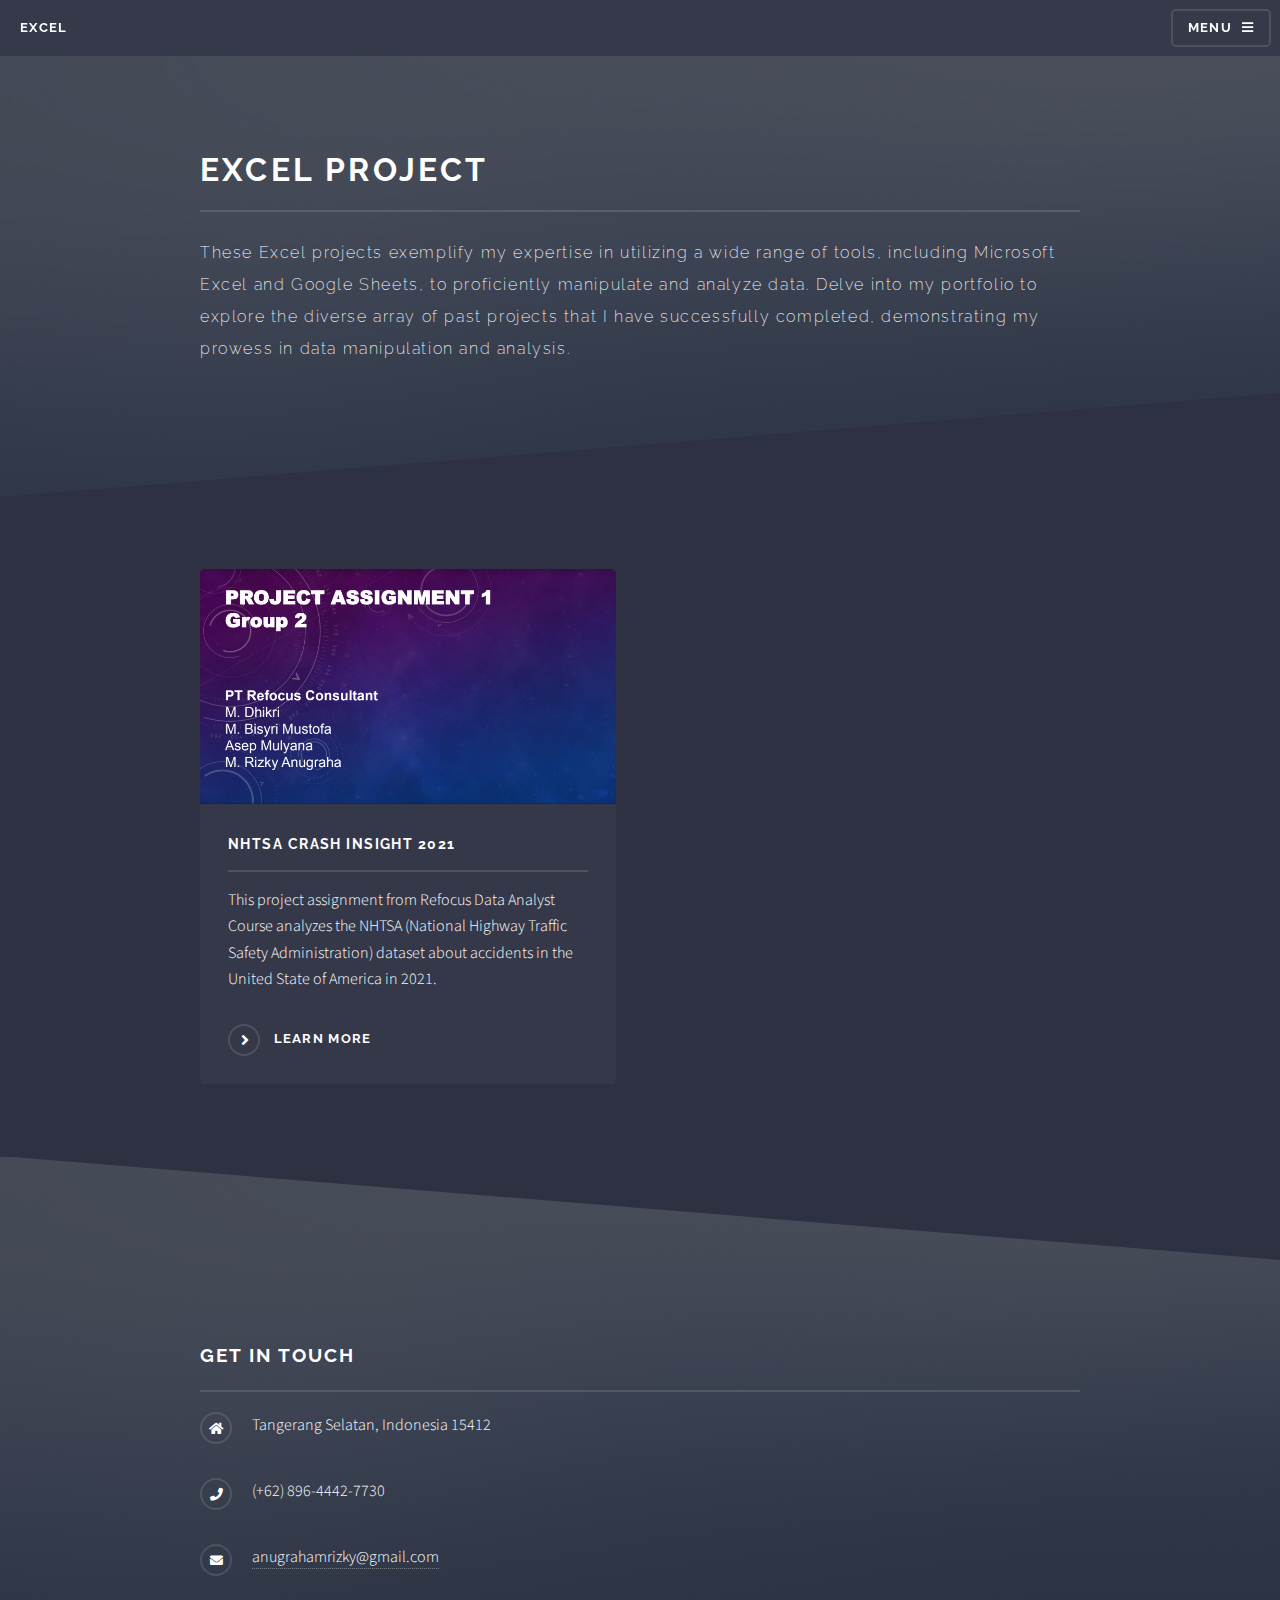
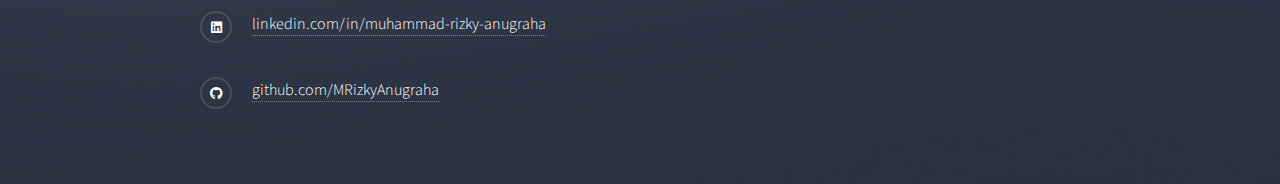
<file: Excel.html>
<!DOCTYPE HTML>
<!--
	Solid State by HTML5 UP
	html5up.net | @ajlkn
	Free for personal and commercial use under the CCA 3.0 license (html5up.net/license)
-->
<html>
	<head>
		<title>Excel</title>
		<meta charset="utf-8" />
		<meta name="viewport" content="width=device-width, initial-scale=1, user-scalable=no" />
		<link rel="stylesheet" href="assets/css/main.css" />
		<noscript><link rel="stylesheet" href="assets/css/noscript.css" /></noscript>
	</head>
	<body class="is-preload">

		<!-- Page Wrapper -->
			<div id="page-wrapper">

				<!-- Header -->
					<header id="header">
						<h1><a href="Excel.html">Excel</a></h1>
						<nav>
							<a href="#menu">Menu</a>
						</nav>
					</header>

				<!-- Menu -->
					<nav id="menu">
						<div class="inner">
							<h2>Menu</h2>
							<ul class="links">
								<li><a href="index.html">Home</a></li>
								<li><a href="Excel.html">Excel</a></li>
								<li><a href="SQL.html">SQL</a></li>
								<li><a href="Power BI.html">Power BI</a></li>
								<li><a href="Python.html">Python</a></li>
								<li><a href="CV ATS Rizky BI - Data Analyst.pdf">My Resume</a></li>
								<li><a href="About.html">About</a></li>
							</ul>
							<a href="#" class="close">Close</a>
						</div>
					</nav>

				<!-- Wrapper -->
					<section id="wrapper">
						<header>
							<div class="inner">
								<h2>Excel Project</h2>
								<p>These Excel projects exemplify my expertise in utilizing a wide range of tools, including Microsoft Excel and Google Sheets, to proficiently manipulate and analyze data. Delve into my portfolio to explore the diverse array of past projects that I have successfully completed, demonstrating my prowess in data manipulation and analysis.
								</p>
							</div>
						</header>

						<!-- Content -->
							<div class="wrapper">
								<div class="inner">
									<section class="features">
										<article>
											<a href="https://github.com/MRizkyAnugraha/NHTSA-Accident-Insight-2021" class="image"><img src="images/NHTSA Insight Thumbnail.PNG" alt="" /></a>
											<h3 class="major">NHTSA Crash Insight 2021</h3>
											<p>This project assignment from Refocus Data Analyst Course analyzes the NHTSA (National Highway Traffic Safety Administration) dataset about accidents in the United State of America in 2021.</p>
											<a href="https://github.com/MRizkyAnugraha/NHTSA-Accident-Insight-2021" class="special">Learn more</a>
										</article>
									</section>

								</div>
							</div>

					</section>

				<!-- Footer -->
				<section id="footer">
					<div class="inner">
						<h2 class="major">Get in touch</h2>
						</form>
						<ul class="contact">
							<li class="icon solid fa-home">
								Tangerang Selatan, Indonesia 15412
							</li>
							<li class="icon solid fa-phone">(+62) 896-4442-7730</li>
							<li class="icon solid fa-envelope"><a href="mailto:anugrahamrizky@gmail.com">anugrahamrizky@gmail.com</a></li>
							<li class="icon brands fa-linkedin"><a href="https://www.linkedin.com/in/muhammad-rizky-anugraha/">linkedin.com/in/muhammad-rizky-anugraha</a></li>
							<li class="icon brands fa-github"><a href="https://github.com/MRizkyAnugraha">github.com/MRizkyAnugraha</a></li>
						</ul>
						<!--<ul class="copyright">
							<li>&copy; Untitled Inc. All rights reserved.</li><li>Design: <a href="http://html5up.net">HTML5 UP</a></li>
						</ul>-->
					</div>
				</section>

			</div>

		<!-- Scripts -->
			<script src="assets/js/jquery.min.js"></script>
			<script src="assets/js/jquery.scrollex.min.js"></script>
			<script src="assets/js/browser.min.js"></script>
			<script src="assets/js/breakpoints.min.js"></script>
			<script src="assets/js/util.js"></script>
			<script src="assets/js/main.js"></script>

	</body>
</html>
</file>
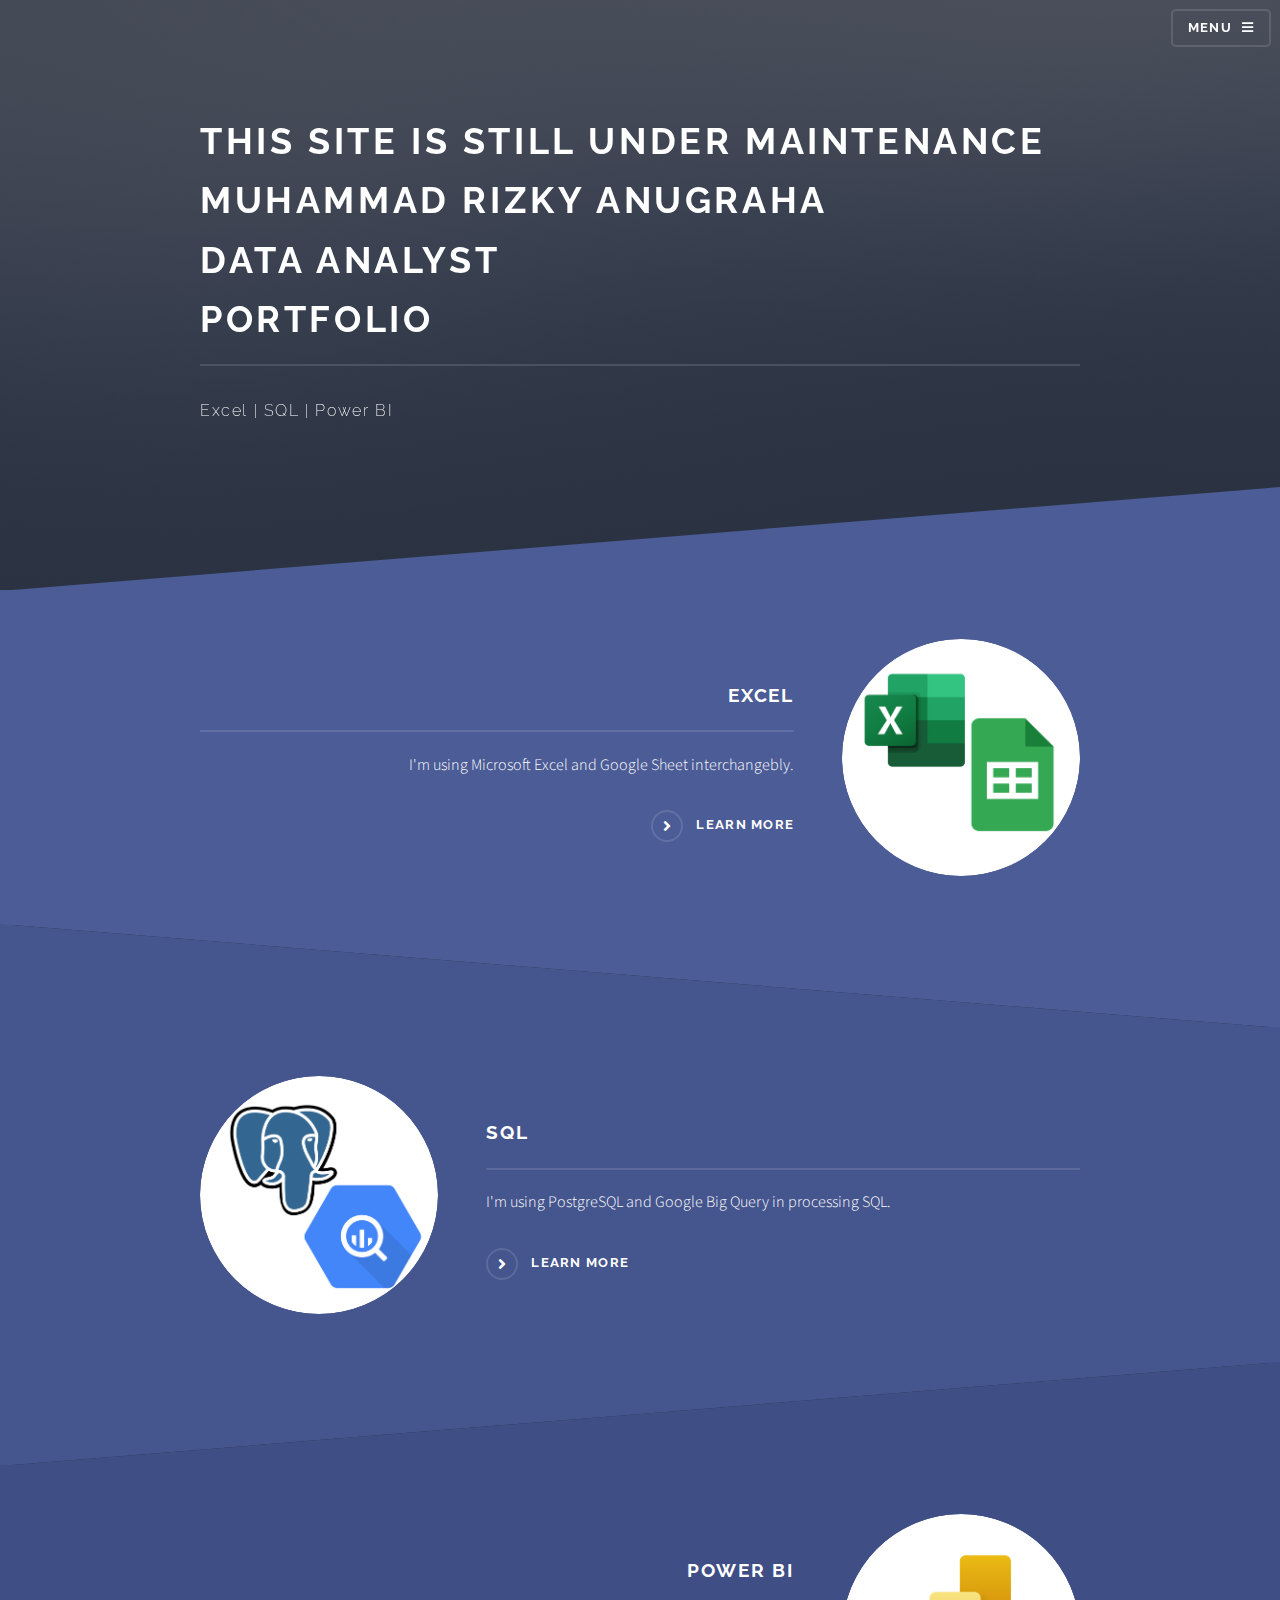
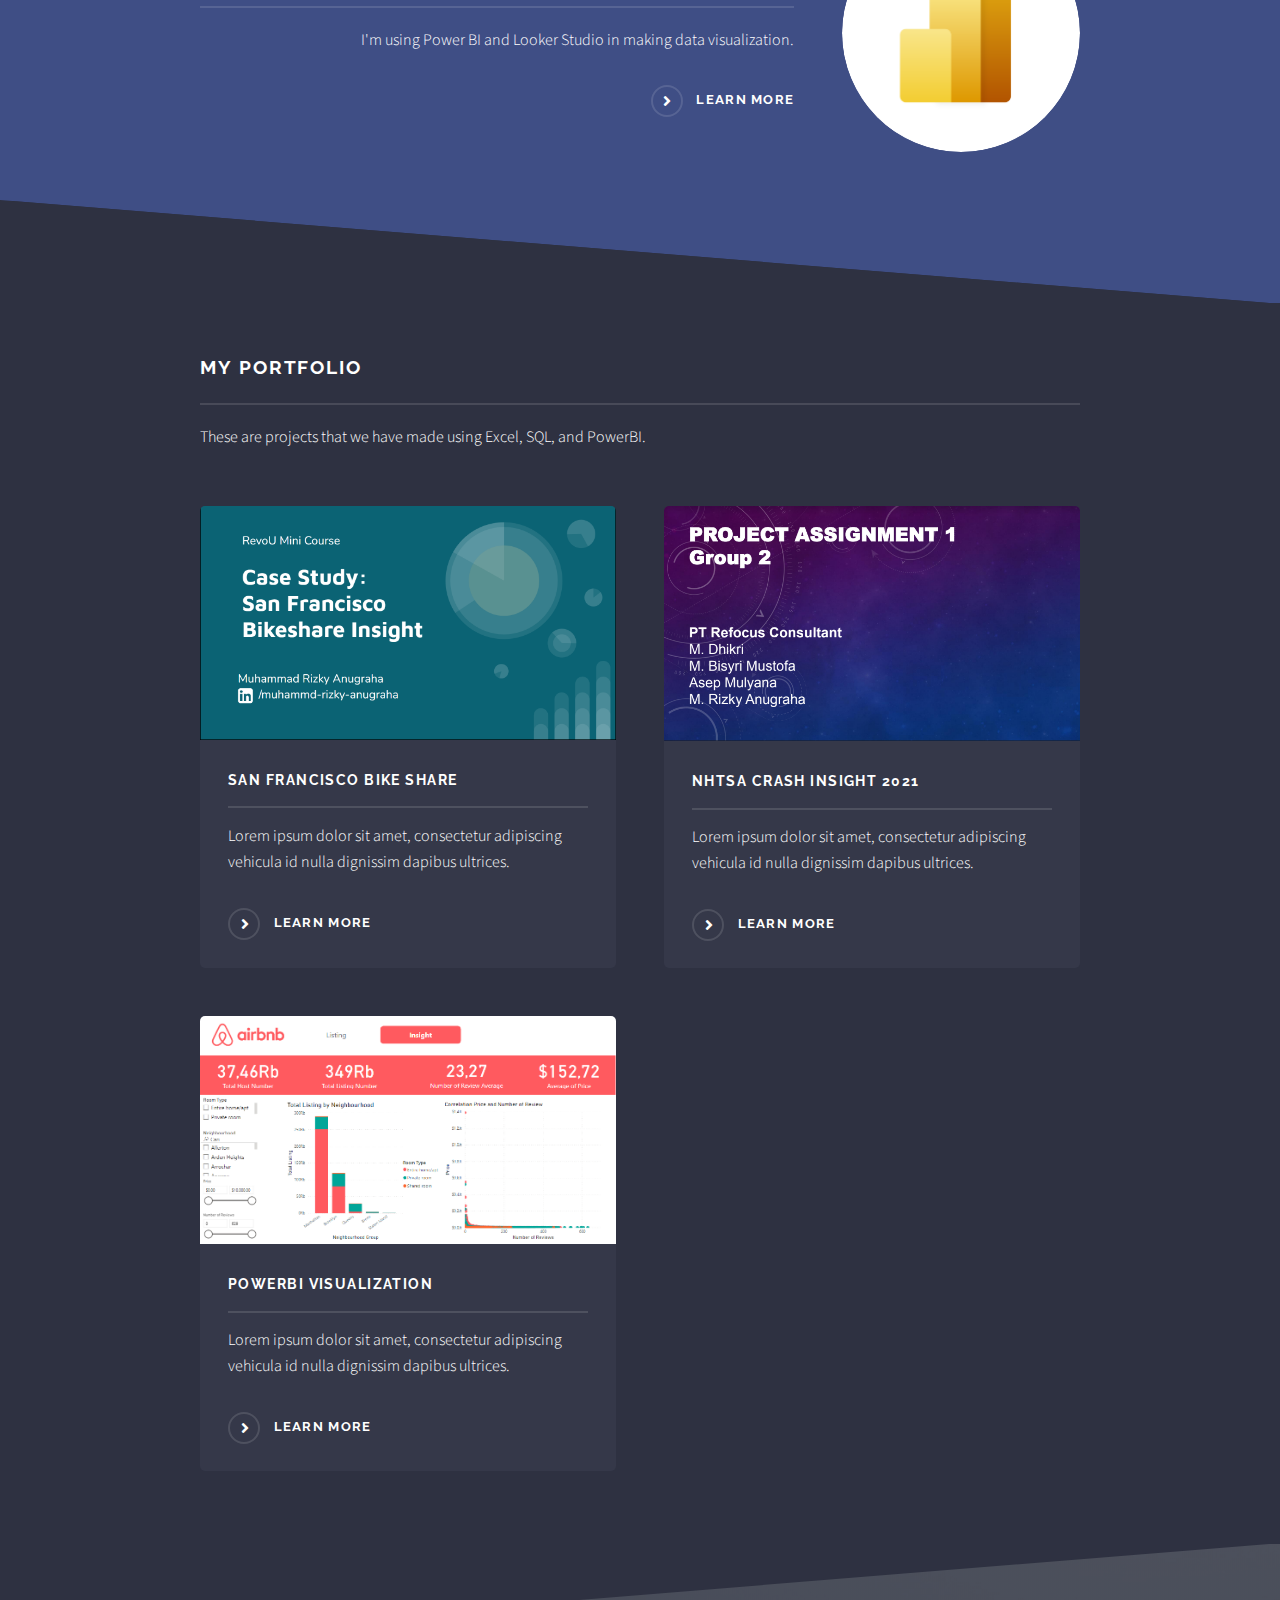
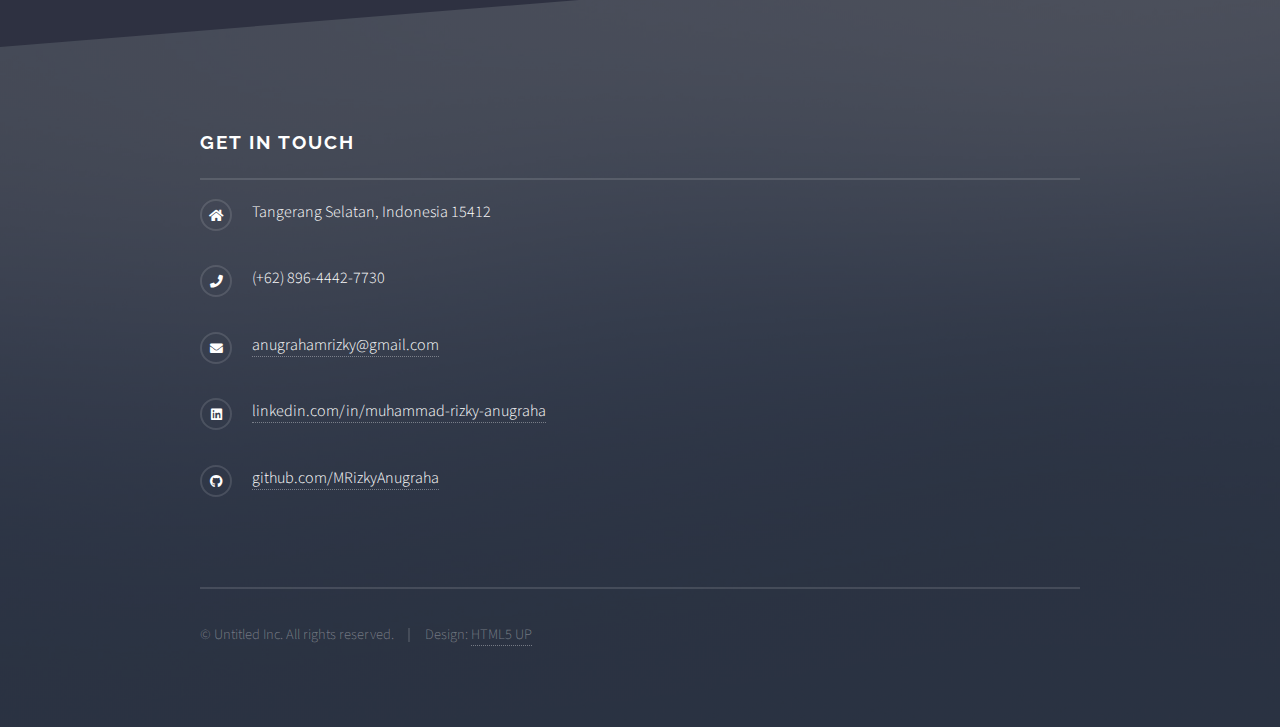
<file: Home.html>
<!DOCTYPE HTML>
<!--
	Solid State by HTML5 UP
	html5up.net | @ajlkn
	Free for personal and commercial use under the CCA 3.0 license (html5up.net/license)
-->
<html>
	<head>
		<title>Rizky's DA Portfolio</title>
		<meta charset="utf-8" />
		<meta name="viewport" content="width=device-width, initial-scale=1, user-scalable=no" />
		<link rel="stylesheet" href="assets/css/main.css" />
		<noscript><link rel="stylesheet" href="assets/css/noscript.css" /></noscript>
	</head>
	<body class="is-preload">

		<!-- Page Wrapper -->
			<div id="page-wrapper">

				<!-- Header -->
					<header id="header" class="alt">
						<h1><a href="Home.html">Home</a></h1>
						<nav>
							<a href="#menu">Menu</a>
						</nav>
					</header>

				<!-- Menu -->
					<nav id="menu">
						<div class="inner">
							<h2>Menu</h2>
							<ul class="links">
								<li><a href="Home.html">Home</a></li>
								<li><a href="Excel.html">Excel</a></li>
								<li><a href="SQL.html">SQL</a></li>
								<li><a href="Power BI.html">Power BI</a></li>
								<li><a href="CV ATS Rizky Data Analyst.pdf">My Resume</a></li>
								<li><a href="About.html">About</a></li>
							</ul>
							<a href="#" class="close">Close</a>
						</div>
					</nav>

				<!-- Banner -->
					<section id="banner">
						<div class="inner">

							<h2>This Site is still under maintenance<br />
								Muhammad Rizky Anugraha <br />
								Data Analyst<br />
								Portfolio</h2>
							<p>Excel | SQL | Power BI </a></p>
						</div>
					</section>

				<!-- Wrapper -->
					<section id="wrapper">

						<!-- One -->
							<section id="one" class="wrapper spotlight style1">
								<div class="inner">
									<a href="Excel.html" class="image"><img src="images/Excel.png" alt="" /></a>
									<div class="content">
										<h2 class="major">Excel</h2>
										<p>I'm using Microsoft Excel and Google Sheet interchangebly.</p>
										<a href="Excel.html" class="special">Learn more</a>
									</div>
								</div>
							</section>

						<!-- Two -->
							<section id="two" class="wrapper alt spotlight style2">
								<div class="inner">
									<a href="SQL.html" class="image"><img src="images/SQL.png" alt="" /></a>
									<div class="content">
										<h2 class="major"><a href="SQL.html">SQL</a></h2>
										<p>I'm using PostgreSQL and Google Big Query in processing SQL.</p>
										<a href="SQL.html" class="special">Learn more</a>
									</div>
								</div>
							</section>

						<!-- Three -->
							<section id="three" class="wrapper spotlight style3">
								<div class="inner">
									<a href="Power BI.html" class="image"><img src="images/PowerBI.png" alt="" /></a>
									<div class="content">
										<h2 class="major">Power BI</h2>
										<p>I'm using Power BI and Looker Studio in making data visualization.</p>
										<a href="Power BI.html" class="special">Learn more</a>
									</div>
								</div>
							</section>

						<!-- Four -->
							<section id="four" class="wrapper alt style1">
								<div class="inner">
									<h2 class="major">My Portfolio</h2>
									<p>These are projects that we have made using Excel, SQL, and PowerBI.</p>
									<section class="features">
										<article>
											<a href="https://github.com/MRizkyAnugraha/San-Francisco-Bikeshare-Insight" class="image"><img src="images/SF Bike Share Thumbnail.PNG" alt="" /></a>
											<h3 class="major">San Francisco Bike Share</h3>
											<p>Lorem ipsum dolor sit amet, consectetur adipiscing vehicula id nulla dignissim dapibus ultrices.</p>
											<a href="https://github.com/MRizkyAnugraha/San-Francisco-Bikeshare-Insight" class="special">Learn more</a>
										</article>
										<article>
											<a href="https://github.com/MRizkyAnugraha/NHTSA-Accident-Insight-2021" class="image"><img src="images/NHTSA Insight Thumbnail.PNG" alt="" /></a>
											<h3 class="major">NHTSA Crash Insight 2021</h3>
											<p>Lorem ipsum dolor sit amet, consectetur adipiscing vehicula id nulla dignissim dapibus ultrices.</p>
											<a href="https://github.com/MRizkyAnugraha/NHTSA-Accident-Insight-2021" class="special">Learn more</a>
										</article>
										<article>
											<a href="Power BI.html" class="image"><img src="images/Airbnb Listing Thumbnail.PNG" alt="" /></a>
											<h3 class="major">PowerBI Visualization</h3>
											<p>Lorem ipsum dolor sit amet, consectetur adipiscing vehicula id nulla dignissim dapibus ultrices.</p>
											<a href="Power BI.html" class="special">Learn more</a>
										</article>
									</section>
								</div>
							</section>

					</section>

				<!-- Footer -->
					<section id="footer">
						<div class="inner">
							<h2 class="major">Get in touch</h2>
							</form>
							<ul class="contact">
								<li class="icon solid fa-home">
									Tangerang Selatan, Indonesia 15412
								</li>
								<li class="icon solid fa-phone">(+62) 896-4442-7730</li>
								<li class="icon solid fa-envelope"><a href="mailto:anugrahamrizky@gmail.com">anugrahamrizky@gmail.com</a></li>
								<li class="icon brands fa-linkedin"><a href="https://www.linkedin.com/in/muhammad-rizky-anugraha/">linkedin.com/in/muhammad-rizky-anugraha</a></li>
								<li class="icon brands fa-github"><a href="https://github.com/MRizkyAnugraha">github.com/MRizkyAnugraha</a></li>
							</ul>
							<ul class="copyright">
								<li>&copy; Untitled Inc. All rights reserved.</li><li>Design: <a href="http://html5up.net">HTML5 UP</a></li>
							</ul>
						</div>
					</section>

			</div>

		<!-- Scripts -->
			<script src="assets/js/jquery.min.js"></script>
			<script src="assets/js/jquery.scrollex.min.js"></script>
			<script src="assets/js/browser.min.js"></script>
			<script src="assets/js/breakpoints.min.js"></script>
			<script src="assets/js/util.js"></script>
			<script src="assets/js/main.js"></script>

	</body>
</html>
</file>
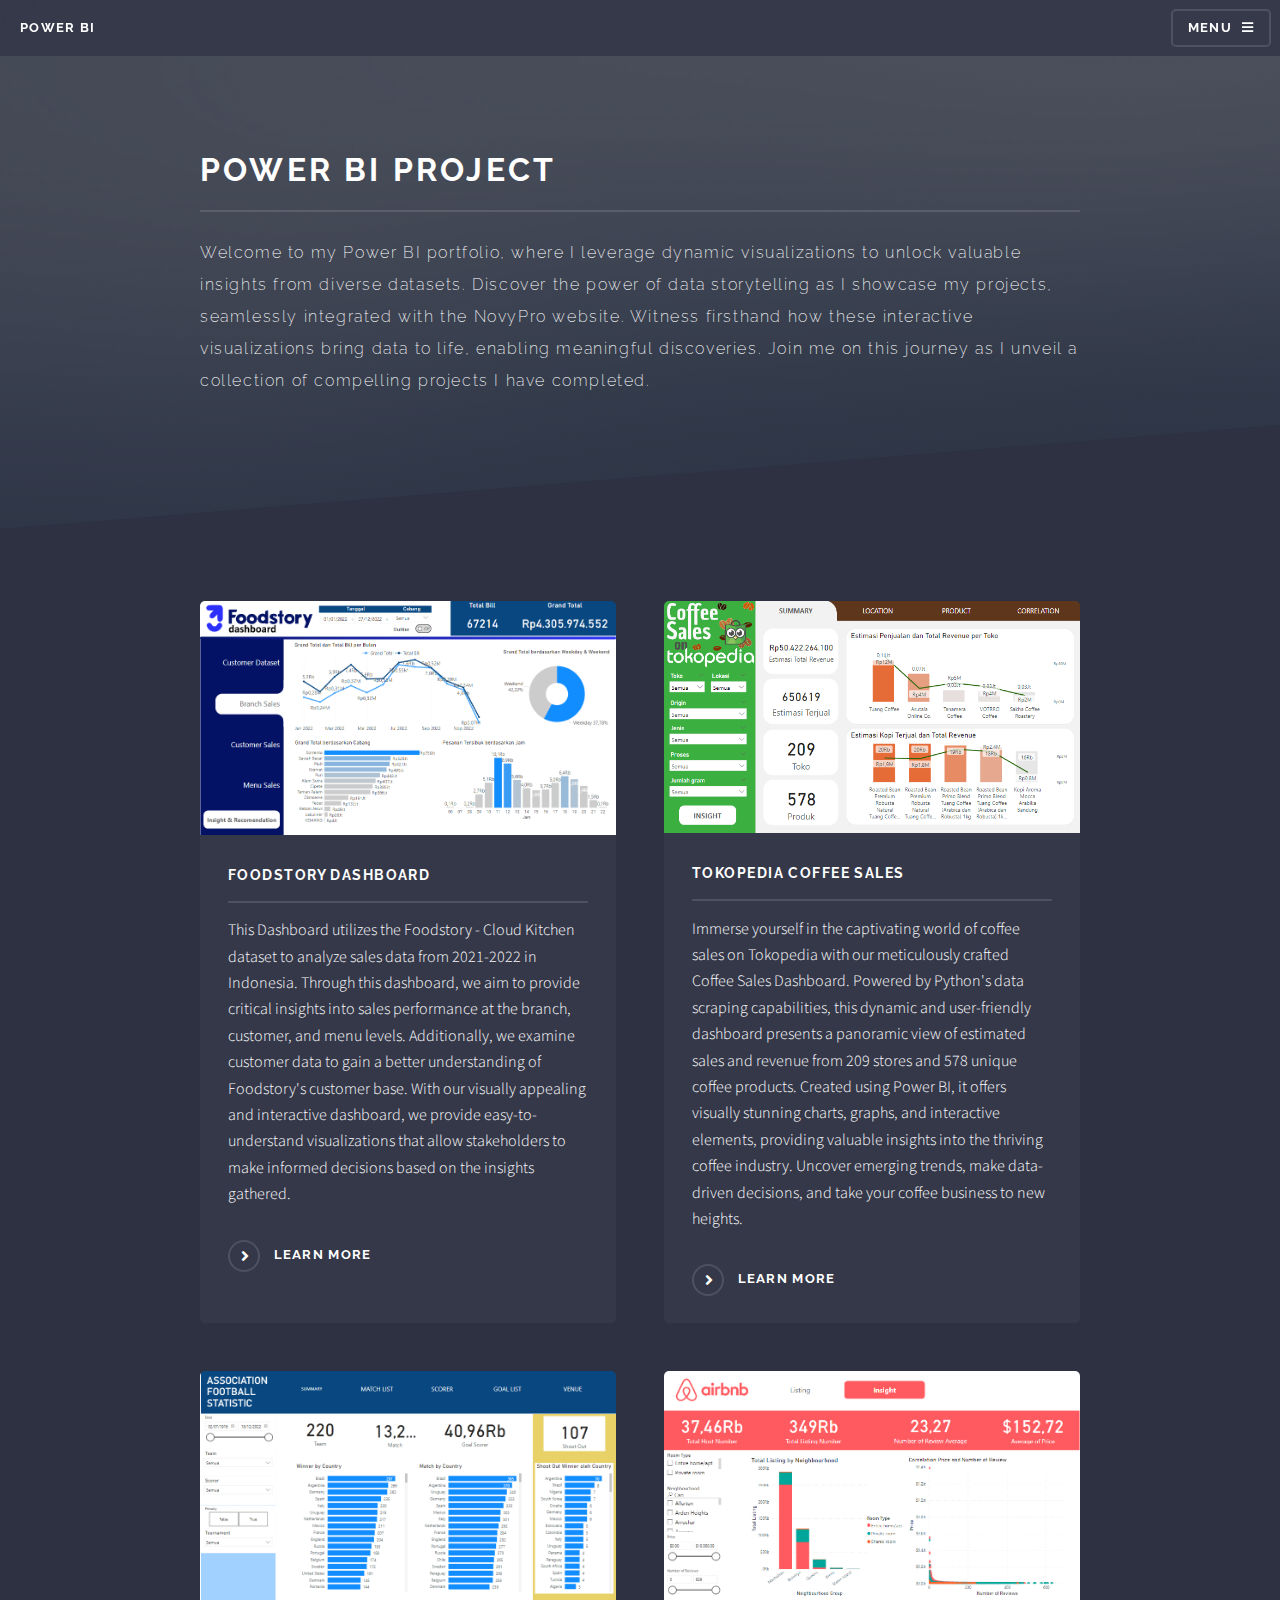
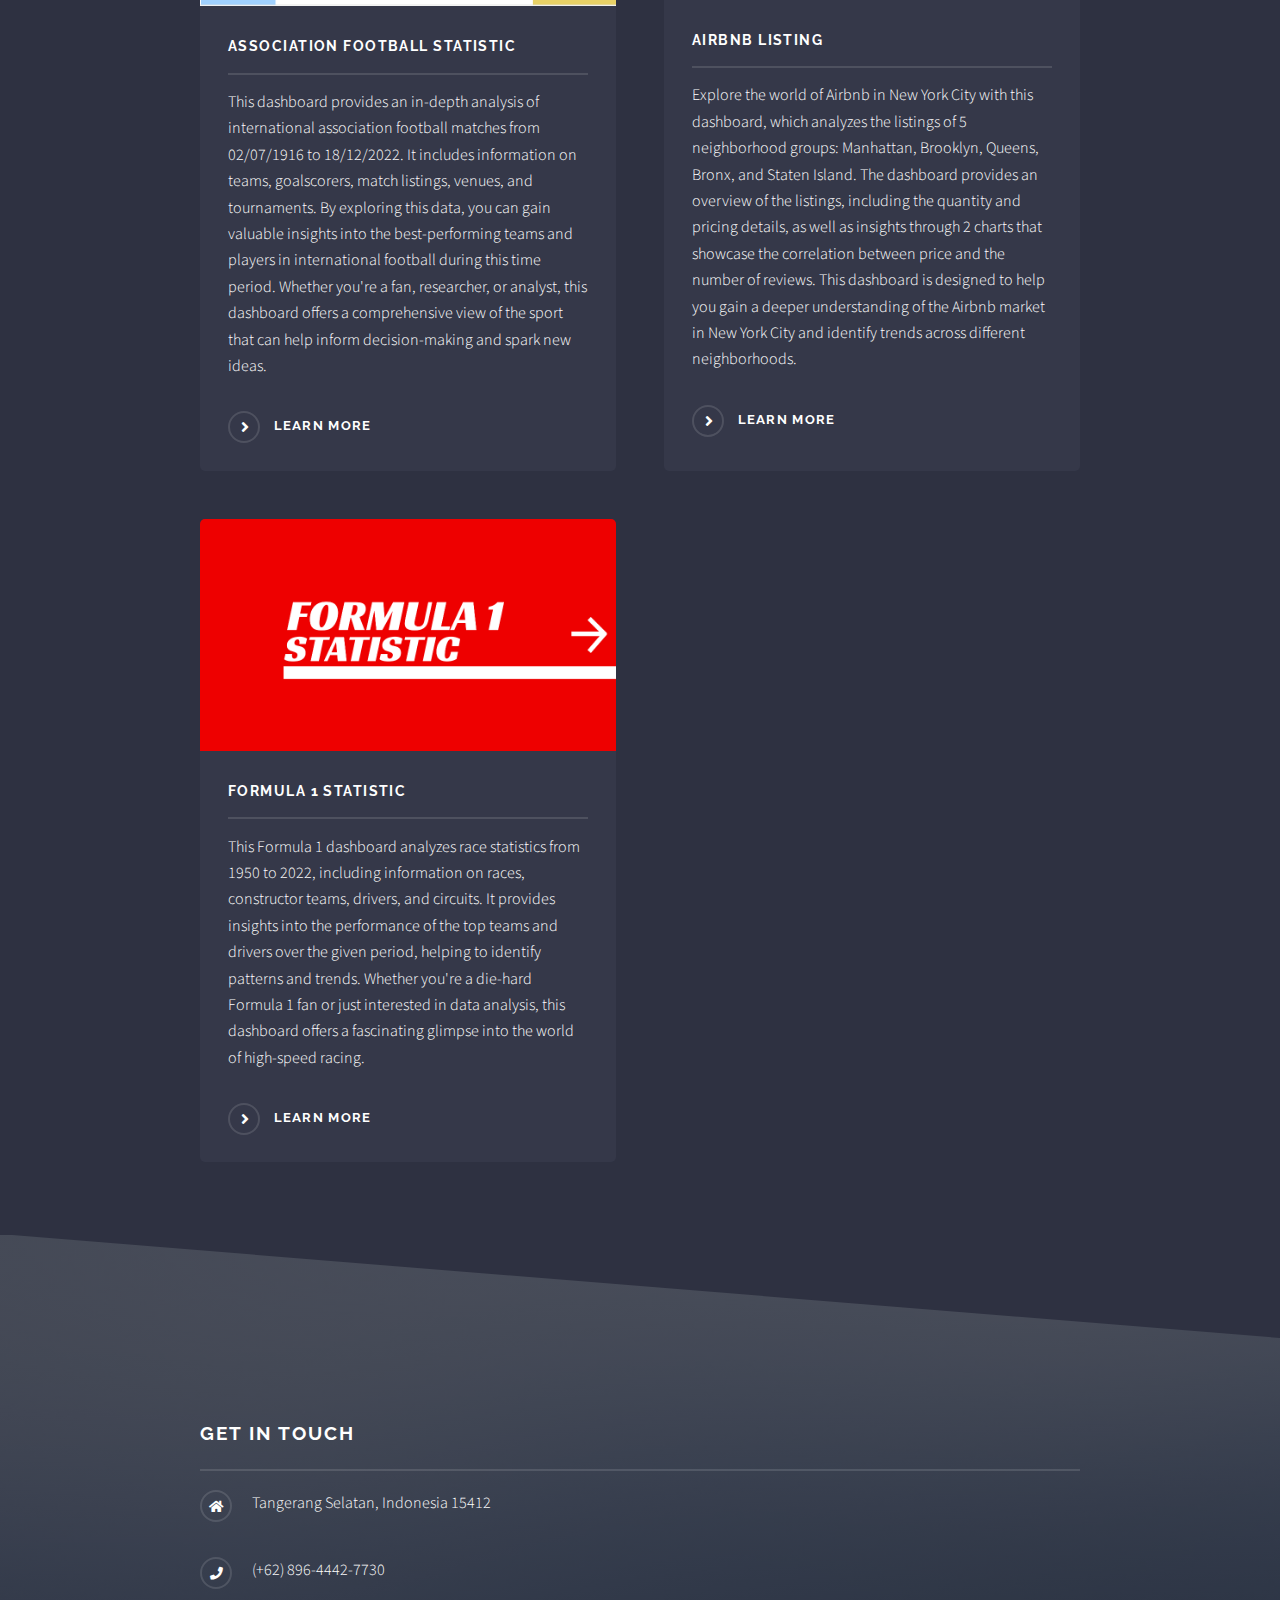
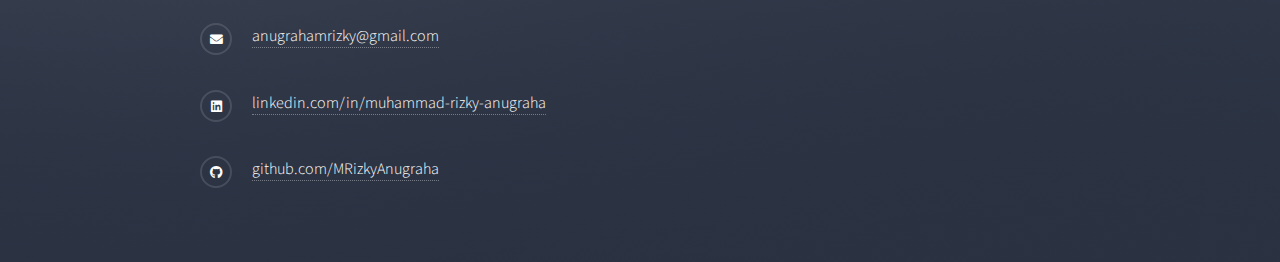
<file: Power BI.html>
<!DOCTYPE HTML>
<!--
	Solid State by HTML5 UP
	html5up.net | @ajlkn
	Free for personal and commercial use under the CCA 3.0 license (html5up.net/license)
-->
<html>
	<head>
		<title>Power BI</title>
		<meta charset="utf-8" />
		<meta name="viewport" content="width=device-width, initial-scale=1, user-scalable=no" />
		<link rel="stylesheet" href="assets/css/main.css" />
		<noscript><link rel="stylesheet" href="assets/css/noscript.css" /></noscript>
	</head>
	<body class="is-preload">

		<!-- Page Wrapper -->
			<div id="page-wrapper">

				<!-- Header -->
					<header id="header">
						<h1><a href="Power BI.html">Power BI</a></h1>
						<nav>
							<a href="#menu">Menu</a>
						</nav>
					</header>

				<!-- Menu -->
					<nav id="menu">
						<div class="inner">
							<h2>Menu</h2>
							<ul class="links">
								<li><a href="index.html">Home</a></li>
								<li><a href="Excel.html">Excel</a></li>
								<li><a href="SQL.html">SQL</a></li>
								<li><a href="Power BI.html">Power BI</a></li>
								<li><a href="Python.html">Python</a></li>
								<li><a href="CV ATS Rizky BI - Data Analyst.pdf">My Resume</a></li>
								<li><a href="About.html">About</a></li>
							</ul>
							<a href="#" class="close">Close</a>
						</div>
					</nav>

				<!-- Wrapper -->
					<section id="wrapper">
						<header>
							<div class="inner">
								<h2>Power BI Project</h2>
								<p>Welcome to my Power BI portfolio, where I leverage dynamic visualizations to unlock valuable insights from diverse datasets. Discover the power of data storytelling as I showcase my projects, seamlessly integrated with the NovyPro website. Witness firsthand how these interactive visualizations bring data to life, enabling meaningful discoveries. Join me on this journey as I unveil a collection of compelling projects I have completed.
								</p>
							</div>
						</header>

						<!-- Content -->
							<div class="wrapper">
								<div class="inner">
									<section class="features">
										<article>
											<a href="https://www.novypro.com/project/foodstory" class="image"><img src="images/Foodstory Thumbnail.PNG" alt="" /></a>
											<h3 class="major">Foodstory Dashboard</h3>
											<p>This Dashboard utilizes the Foodstory - Cloud Kitchen dataset to analyze sales data from 2021-2022 in Indonesia. Through this dashboard, we aim to provide critical insights into sales performance at the branch, customer, and menu levels. Additionally, we examine customer data to gain a better understanding of Foodstory's customer base. With our visually appealing and interactive dashboard, we provide easy-to-understand visualizations that allow stakeholders to make informed decisions based on the insights gathered.</p>
											<a href="https://www.novypro.com/project/foodstory" class="special">Learn more</a>
										</article>
										<article>
											<a href="https://www.novypro.com/project/tokopedia-coffee-sales" class="image"><img src="images/Thumbnail Toped.PNG" alt="" /></a>
											<h3 class="major">Tokopedia Coffee Sales</h3>
											<p>Immerse yourself in the captivating world of coffee sales on Tokopedia with our meticulously crafted Coffee Sales Dashboard. Powered by Python's data scraping capabilities, this dynamic and user-friendly dashboard presents a panoramic view of estimated sales and revenue from 209 stores and 578 unique coffee products. Created using Power BI, it offers visually stunning charts, graphs, and interactive elements, providing valuable insights into the thriving coffee industry. Uncover emerging trends, make data-driven decisions, and take your coffee business to new heights.</p>
											<a href="https://www.novypro.com/project/tokopedia-coffee-sales" class="special">Learn more</a>
										</article>
										<article>
											<a href="https://www.novypro.com/project/football" class="image"><img src="images/Football Thumbnail.PNG" alt="" /></a>
											<h3 class="major">Association Football Statistic</h3>
											<p>This dashboard provides an in-depth analysis of international association football matches from 02/07/1916 to 18/12/2022. It includes information on teams, goalscorers, match listings, venues, and tournaments. By exploring this data, you can gain valuable insights into the best-performing teams and players in international football during this time period. Whether you're a fan, researcher, or analyst, this dashboard offers a comprehensive view of the sport that can help inform decision-making and spark new ideas.</p>
											<a href="https://www.novypro.com/project/football" class="special">Learn more</a>
										</article>
										<article>
											<a href="https://www.novypro.com/project/refocus-7" class="image"><img src="images/Airbnb Listing Thumbnail.PNG" alt="" /></a>
											<h3 class="major">Airbnb Listing</h3>
											<p>Explore the world of Airbnb in New York City with this dashboard, which analyzes the listings of 5 neighborhood groups: Manhattan, Brooklyn, Queens, Bronx, and Staten Island. The dashboard provides an overview of the listings, including the quantity and pricing details, as well as insights through 2 charts that showcase the correlation between price and the number of reviews. This dashboard is designed to help you gain a deeper understanding of the Airbnb market in New York City and identify trends across different neighborhoods.</p>
											<a href="https://www.novypro.com/project/refocus-7" class="special">Learn more</a>
										</article>
										<article>
											<a href="https://www.novypro.com/project/f1-1" class="image"><img src="images/F1 Thumbnail.PNG" alt="" /></a>
											<h3 class="major">Formula 1 Statistic</h3>
											<p>This Formula 1 dashboard analyzes race statistics from 1950 to 2022, including information on races, constructor teams, drivers, and circuits. It provides insights into the performance of the top teams and drivers over the given period, helping to identify patterns and trends. Whether you're a die-hard Formula 1 fan or just interested in data analysis, this dashboard offers a fascinating glimpse into the world of high-speed racing.</p>
											<a href="https://www.novypro.com/project/f1-1" class="special">Learn more</a>
										</article>
									</section>

								</div>
							</div>

					</section>

				<!-- Footer -->
				<section id="footer">
					<div class="inner">
						<h2 class="major">Get in touch</h2>
						</form>
						<ul class="contact">
							<li class="icon solid fa-home">
								Tangerang Selatan, Indonesia 15412
							</li>
							<li class="icon solid fa-phone">(+62) 896-4442-7730</li>
							<li class="icon solid fa-envelope"><a href="mailto:anugrahamrizky@gmail.com">anugrahamrizky@gmail.com</a></li>
							<li class="icon brands fa-linkedin"><a href="https://www.linkedin.com/in/muhammad-rizky-anugraha/">linkedin.com/in/muhammad-rizky-anugraha</a></li>
							<li class="icon brands fa-github"><a href="https://github.com/MRizkyAnugraha">github.com/MRizkyAnugraha</a></li>
						</ul>
						<!--<ul class="copyright">
							<li>&copy; Untitled Inc. All rights reserved.</li><li>Design: <a href="http://html5up.net">HTML5 UP</a></li>
						</ul>-->
					</div>
				</section>

			</div>

		<!-- Scripts -->
			<script src="assets/js/jquery.min.js"></script>
			<script src="assets/js/jquery.scrollex.min.js"></script>
			<script src="assets/js/browser.min.js"></script>
			<script src="assets/js/breakpoints.min.js"></script>
			<script src="assets/js/util.js"></script>
			<script src="assets/js/main.js"></script>

	</body>
</html>
</file>
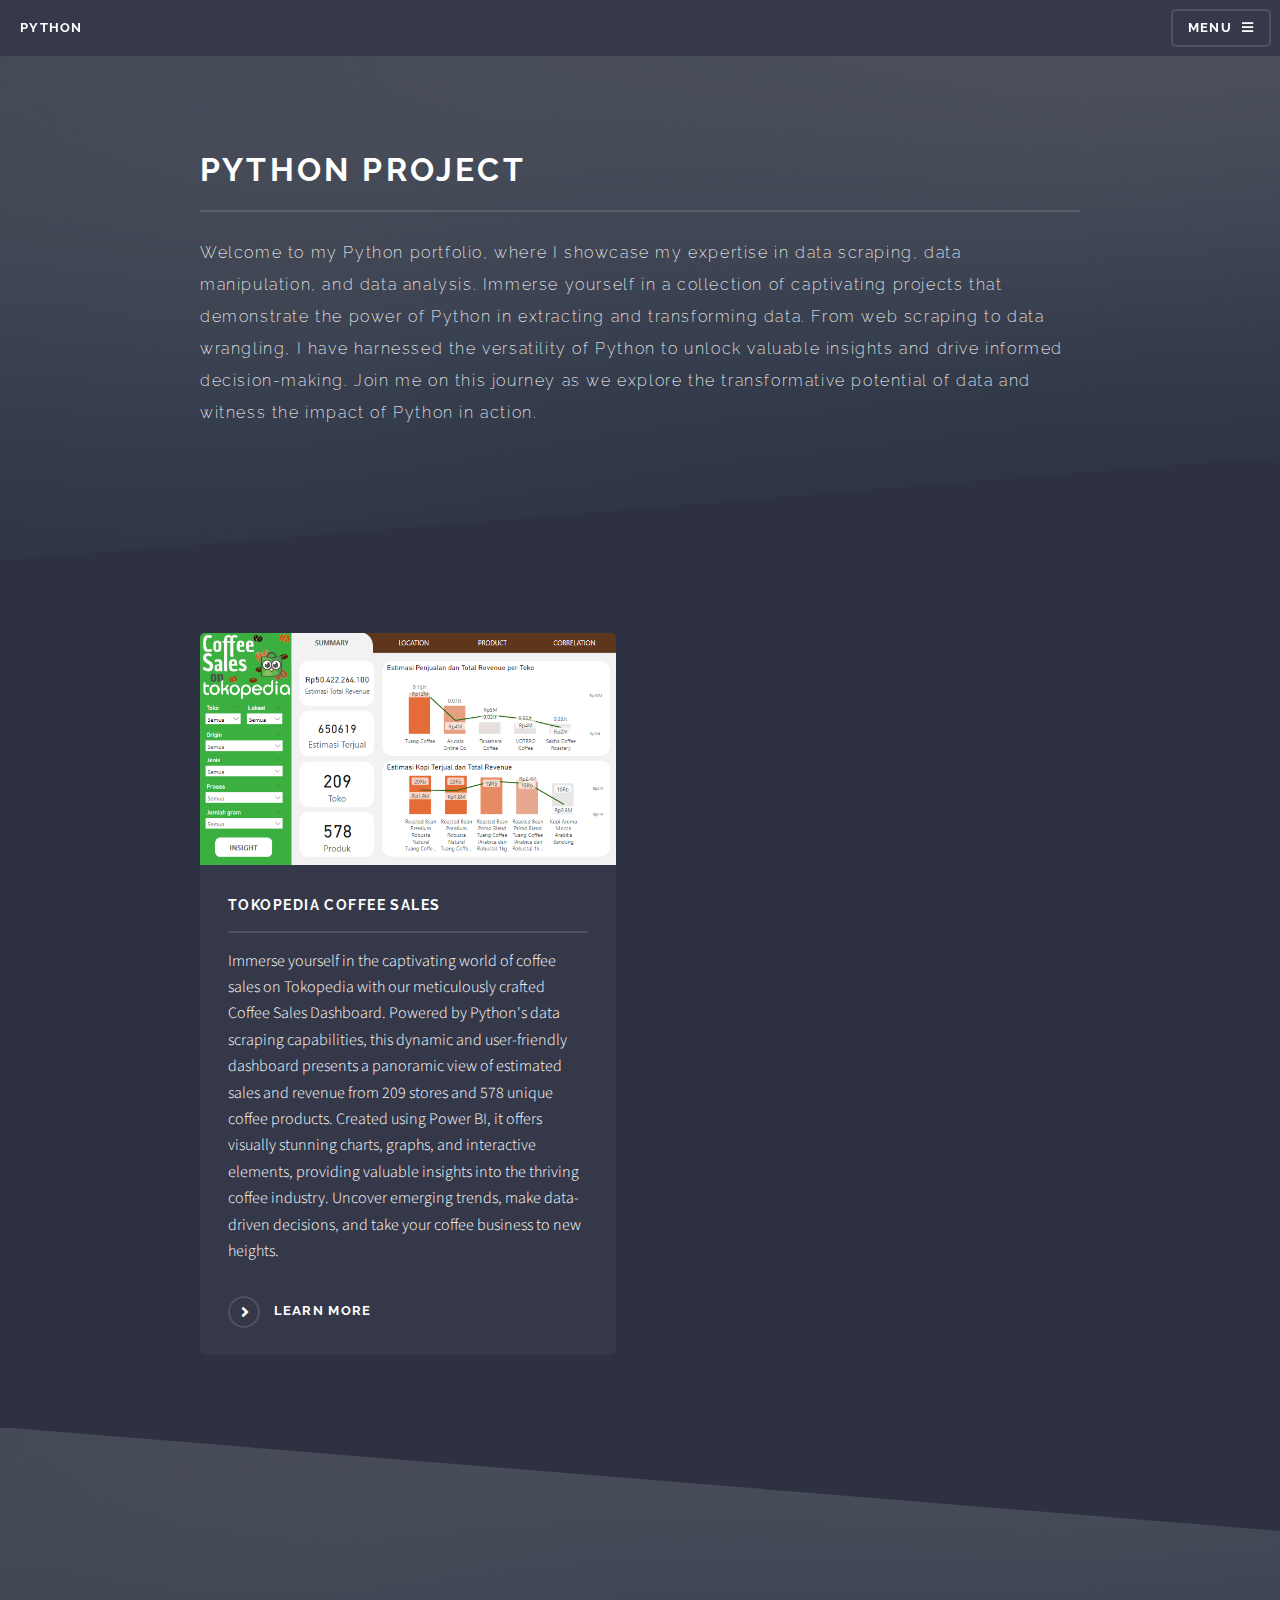
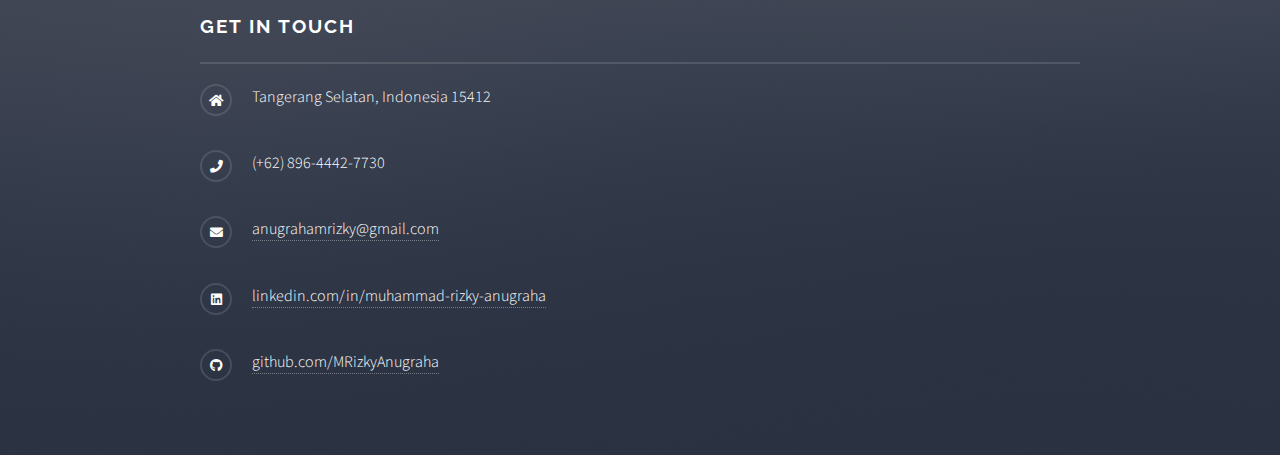
<file: Python.html>
<!DOCTYPE HTML>
<!--
	Solid State by HTML5 UP
	html5up.net | @ajlkn
	Free for personal and commercial use under the CCA 3.0 license (html5up.net/license)
-->
<html>
	<head>
		<title>Python</title>
		<meta charset="utf-8" />
		<meta name="viewport" content="width=device-width, initial-scale=1, user-scalable=no" />
		<link rel="stylesheet" href="assets/css/main.css" />
		<noscript><link rel="stylesheet" href="assets/css/noscript.css" /></noscript>
	</head>
	<body class="is-preload">

		<!-- Page Wrapper -->
			<div id="page-wrapper">

				<!-- Header -->
					<header id="header">
						<h1><a href="Excel.html">Python</a></h1>
						<nav>
							<a href="#menu">Menu</a>
						</nav>
					</header>

				<!-- Menu -->
					<nav id="menu">
						<div class="inner">
							<h2>Menu</h2>
							<ul class="links">
								<li><a href="index.html">Home</a></li>
								<li><a href="Excel.html">Excel</a></li>
								<li><a href="SQL.html">SQL</a></li>
								<li><a href="Power BI.html">Power BI</a></li>
								<li><a href="Python.html">Python</a></li>
								<li><a href="CV ATS Rizky BI - Data Analyst.pdf">My Resume</a></li>
								<li><a href="About.html">About</a></li>
							</ul>
							<a href="#" class="close">Close</a>
						</div>
					</nav>

				<!-- Wrapper -->
					<section id="wrapper">
						<header>
							<div class="inner">
								<h2>Python Project</h2>
								<p>Welcome to my Python portfolio, where I showcase my expertise in data scraping, data manipulation, and data analysis. Immerse yourself in a collection of captivating projects that demonstrate the power of Python in extracting and transforming data. From web scraping to data wrangling, I have harnessed the versatility of Python to unlock valuable insights and drive informed decision-making. Join me on this journey as we explore the transformative potential of data and witness the impact of Python in action.
								</p>
							</div>
						</header>

						<!-- Content -->
							<div class="wrapper">
								<div class="inner">
									<section class="features">
										<article>
											<a href="https://github.com/MRizkyAnugraha/Tokopedia---Coffee-Sales" class="image"><img src="images/Thumbnail Toped.PNG" alt="" /></a>
											<h3 class="major">Tokopedia Coffee Sales</h3>
											<p>Immerse yourself in the captivating world of coffee sales on Tokopedia with our meticulously crafted Coffee Sales Dashboard. Powered by Python's data scraping capabilities, this dynamic and user-friendly dashboard presents a panoramic view of estimated sales and revenue from 209 stores and 578 unique coffee products. Created using Power BI, it offers visually stunning charts, graphs, and interactive elements, providing valuable insights into the thriving coffee industry. Uncover emerging trends, make data-driven decisions, and take your coffee business to new heights.</p>
											<a href="https://github.com/MRizkyAnugraha/Tokopedia---Coffee-Sales" class="special">Learn more</a>
										</article>
									</section>

								</div>
							</div>

					</section>

				<!-- Footer -->
				<section id="footer">
					<div class="inner">
						<h2 class="major">Get in touch</h2>
						</form>
						<ul class="contact">
							<li class="icon solid fa-home">
								Tangerang Selatan, Indonesia 15412
							</li>
							<li class="icon solid fa-phone">(+62) 896-4442-7730</li>
							<li class="icon solid fa-envelope"><a href="mailto:anugrahamrizky@gmail.com">anugrahamrizky@gmail.com</a></li>
							<li class="icon brands fa-linkedin"><a href="https://www.linkedin.com/in/muhammad-rizky-anugraha/">linkedin.com/in/muhammad-rizky-anugraha</a></li>
							<li class="icon brands fa-github"><a href="https://github.com/MRizkyAnugraha">github.com/MRizkyAnugraha</a></li>
						</ul>
						<!--<ul class="copyright">
							<li>&copy; Untitled Inc. All rights reserved.</li><li>Design: <a href="http://html5up.net">HTML5 UP</a></li>
						</ul>-->
					</div>
				</section>

			</div>

		<!-- Scripts -->
			<script src="assets/js/jquery.min.js"></script>
			<script src="assets/js/jquery.scrollex.min.js"></script>
			<script src="assets/js/browser.min.js"></script>
			<script src="assets/js/breakpoints.min.js"></script>
			<script src="assets/js/util.js"></script>
			<script src="assets/js/main.js"></script>

	</body>
</html>
</file>
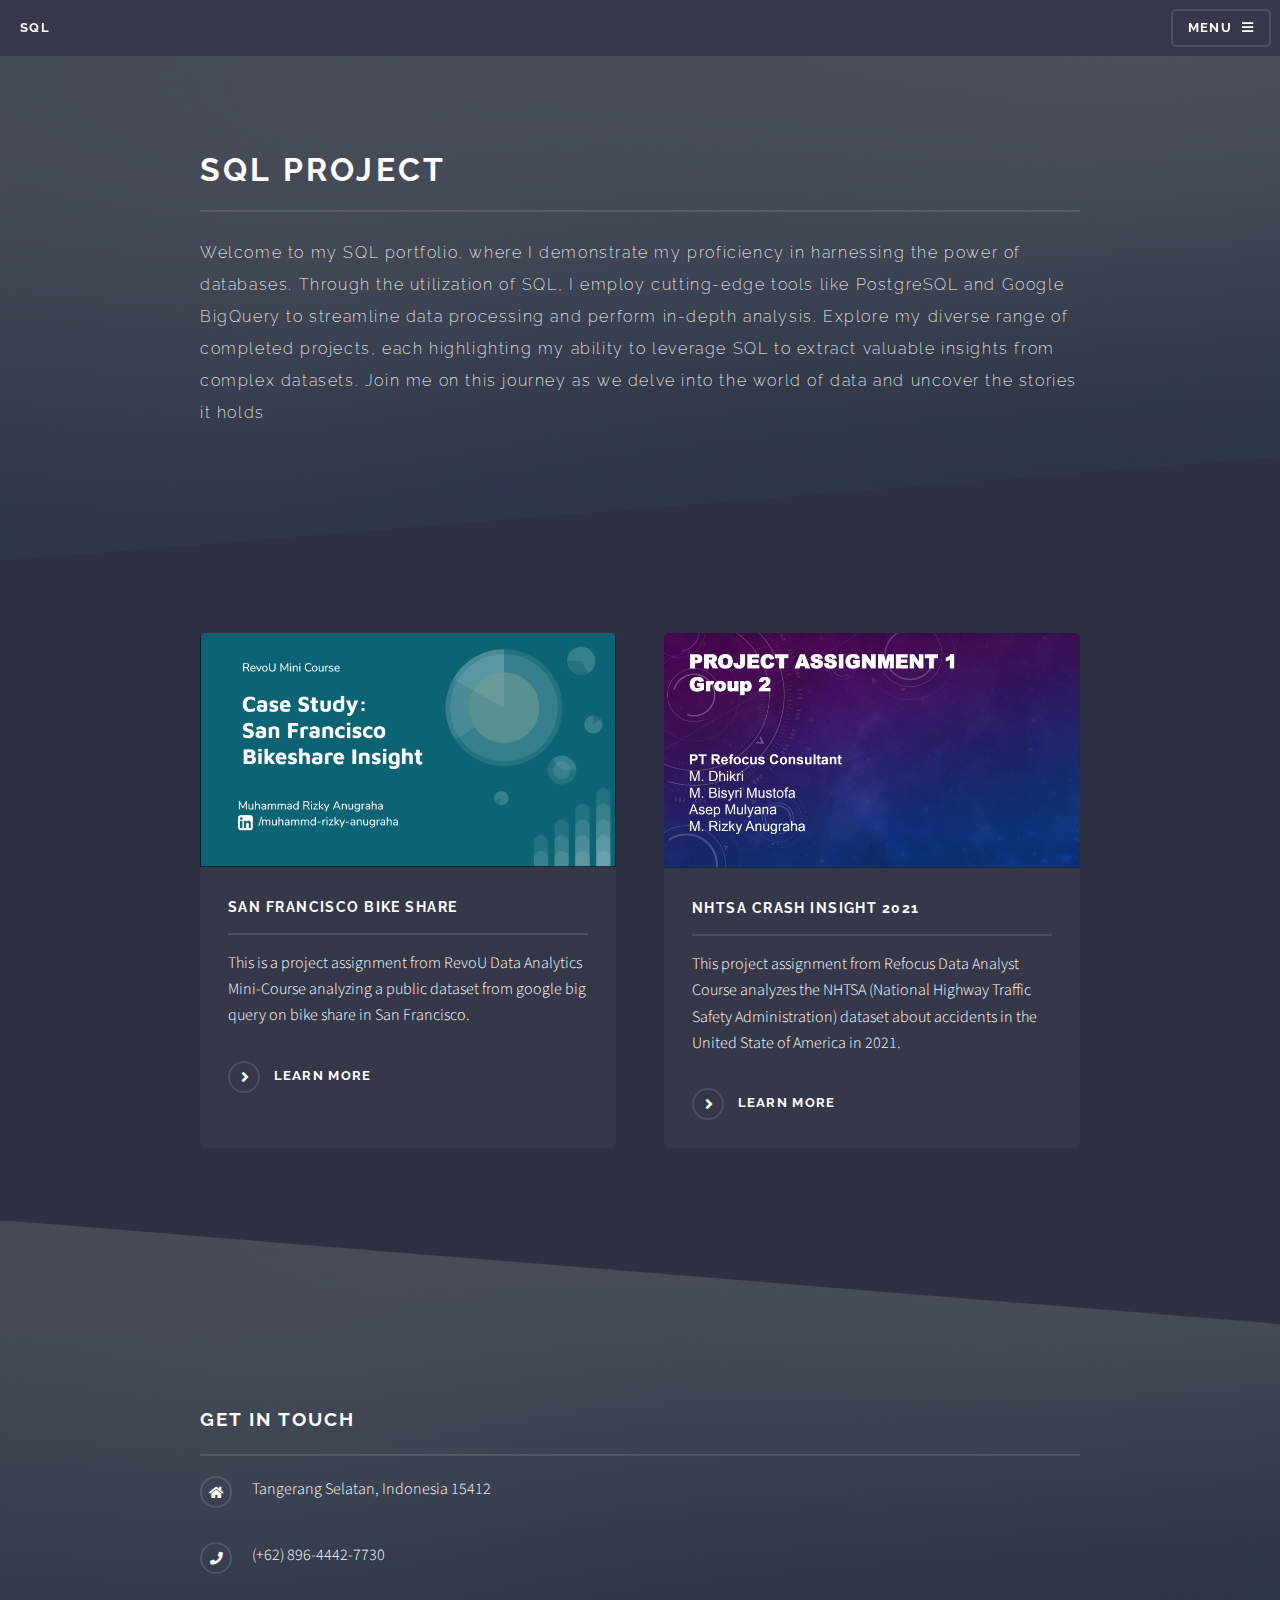
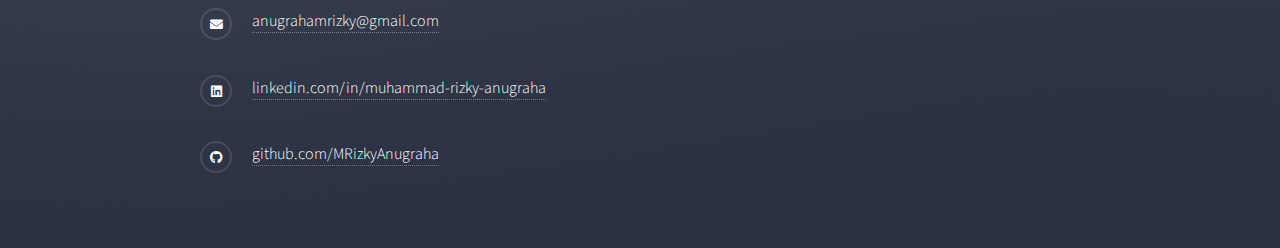
<file: SQL.html>
<!DOCTYPE HTML>
<!--
	Solid State by HTML5 UP
	html5up.net | @ajlkn
	Free for personal and commercial use under the CCA 3.0 license (html5up.net/license)
-->
<html>
	<head>
		<title>SQL</title>
		<meta charset="utf-8" />
		<meta name="viewport" content="width=device-width, initial-scale=1, user-scalable=no" />
		<link rel="stylesheet" href="assets/css/main.css" />
		<noscript><link rel="stylesheet" href="assets/css/noscript.css" /></noscript>
	</head>
	<body class="is-preload">

		<!-- Page Wrapper -->
			<div id="page-wrapper">

				<!-- Header -->
					<header id="header">
						<h1><a href="SQL.html">SQL</a></h1>
						<nav>
							<a href="#menu">Menu</a>
						</nav>
					</header>

				<!-- Menu -->
					<nav id="menu">
						<div class="inner">
							<h2>Menu</h2>
							<ul class="links">
								<li><a href="index.html">Home</a></li>
								<li><a href="Excel.html">Excel</a></li>
								<li><a href="SQL.html">SQL</a></li>
								<li><a href="Power BI.html">Power BI</a></li>
								<li><a href="Python.html">Python</a></li>
								<li><a href="CV ATS Rizky Data Analyst.pdf">My Resume</a></li>
								<li><a href="About.html">About</a></li>
							</ul>
							<a href="#" class="close">Close</a>
						</div>
					</nav>

				<!-- Wrapper -->
					<section id="wrapper">
						<header>
							<div class="inner">
								<h2>SQL Project</h2>
								<p>Welcome to my SQL portfolio, where I demonstrate my proficiency in harnessing the power of databases. Through the utilization of SQL, I employ cutting-edge tools like PostgreSQL and Google BigQuery to streamline data processing and perform in-depth analysis. Explore my diverse range of completed projects, each highlighting my ability to leverage SQL to extract valuable insights from complex datasets. Join me on this journey as we delve into the world of data and uncover the stories it holds
								</p>
							</div>
						</header>

						<!-- Content -->
							<div class="wrapper">
								<div class="inner">
									<section class="features">
										<article>
											<a href="https://github.com/MRizkyAnugraha/San-Francisco-Bikeshare-Insight" class="image"><img src="images/SF Bike Share Thumbnail.PNG" alt="" /></a>
											<h3 class="major">San Francisco Bike Share</h3>
											<p>This is a project assignment from RevoU Data Analytics Mini-Course analyzing a public dataset from google big query on bike share in San Francisco.</p>
											<a href="https://github.com/MRizkyAnugraha/San-Francisco-Bikeshare-Insight" class="special">Learn more</a>
										</article>
										<article>
											<a href="https://github.com/MRizkyAnugraha/NHTSA-Accident-Insight-2021" class="image"><img src="images/NHTSA Insight Thumbnail.PNG" alt="" /></a>
											<h3 class="major">NHTSA Crash Insight 2021</h3>
											<p>This project assignment from Refocus Data Analyst Course analyzes the NHTSA (National Highway Traffic Safety Administration) dataset about accidents in the United State of America in 2021.</p>
											<a href="https://github.com/MRizkyAnugraha/NHTSA-Accident-Insight-2021" class="special">Learn more</a>
										</article>
									</section>

								</div>
							</div>

					</section>

				<!-- Footer -->
				<section id="footer">
					<div class="inner">
						<h2 class="major">Get in touch</h2>
						</form>
						<ul class="contact">
							<li class="icon solid fa-home">
								Tangerang Selatan, Indonesia 15412
							</li>
							<li class="icon solid fa-phone">(+62) 896-4442-7730</li>
							<li class="icon solid fa-envelope"><a href="mailto:anugrahamrizky@gmail.com">anugrahamrizky@gmail.com</a></li>
							<li class="icon brands fa-linkedin"><a href="https://www.linkedin.com/in/muhammad-rizky-anugraha/">linkedin.com/in/muhammad-rizky-anugraha</a></li>
							<li class="icon brands fa-github"><a href="https://github.com/MRizkyAnugraha">github.com/MRizkyAnugraha</a></li>
						</ul>
						<!--<ul class="copyright">
							<li>&copy; Untitled Inc. All rights reserved.</li><li>Design: <a href="http://html5up.net">HTML5 UP</a></li>
						</ul>-->
					</div>
				</section>

			</div>

		<!-- Scripts -->
			<script src="assets/js/jquery.min.js"></script>
			<script src="assets/js/jquery.scrollex.min.js"></script>
			<script src="assets/js/browser.min.js"></script>
			<script src="assets/js/breakpoints.min.js"></script>
			<script src="assets/js/util.js"></script>
			<script src="assets/js/main.js"></script>

	</body>
</html>
</file>
<file: assets/css/noscript.css>
/*
	Solid State by HTML5 UP
	html5up.net | @ajlkn
	Free for personal and commercial use under the CCA 3.0 license (html5up.net/license)
*/

/* Banner */

	body.is-preload #banner .logo {
		-moz-transform: none;
		-webkit-transform: none;
		-ms-transform: none;
		transform: none;
		opacity: 1;
	}

	body.is-preload #banner h2 {
		opacity: 1;
		-moz-transform: none;
		-webkit-transform: none;
		-ms-transform: none;
		transform: none;
		-moz-filter: none;
		-webkit-filter: none;
		-ms-filter: none;
		filter: none;
	}

	body.is-preload #banner p {
		opacity: 01;
		-moz-transform: none;
		-webkit-transform: none;
		-ms-transform: none;
		transform: none;
		-moz-filter: none;
		-webkit-filter: none;
		-ms-filter: none;
		filter: none;
	}
</file>
<file: assets/css/main.css>
@import url(fontawesome-all.min.css);
@import url("https://fonts.googleapis.com/css?family=Raleway:200,700|Source+Sans+Pro:300,600,300italic,600italic");

/*
	Solid State by HTML5 UP
	html5up.net | @ajlkn
	Free for personal and commercial use under the CCA 3.0 license (html5up.net/license)
*/

html, body, div, span, applet, object,
iframe, h1, h2, h3, h4, h5, h6, p, blockquote,
pre, a, abbr, acronym, address, big, cite,
code, del, dfn, em, img, ins, kbd, q, s, samp,
small, strike, strong, sub, sup, tt, var, b,
u, i, center, dl, dt, dd, ol, ul, li, fieldset,
form, label, legend, table, caption, tbody,
tfoot, thead, tr, th, td, article, aside,
canvas, details, embed, figure, figcaption,
footer, header, hgroup, menu, nav, output, ruby,
section, summary, time, mark, audio, video {
	margin: 0;
	padding: 0;
	border: 0;
	font-size: 100%;
	font: inherit;
	vertical-align: baseline;}

article, aside, details, figcaption, figure,
footer, header, hgroup, menu, nav, section {
	display: block;}

body {
	line-height: 1;
}

ol, ul {
	list-style: none;
}

blockquote, q {
	quotes: none;
}

	blockquote:before, blockquote:after, q:before, q:after {
		content: '';
		content: none;
	}

table {
	border-collapse: collapse;
	border-spacing: 0;
}

body {
	-webkit-text-size-adjust: none;
}

mark {
	background-color: transparent;
	color: inherit;
}

input::-moz-focus-inner {
	border: 0;
	padding: 0;
}

input, select, textarea {
	-moz-appearance: none;
	-webkit-appearance: none;
	-ms-appearance: none;
	appearance: none;
}

/* Basic */

	@-ms-viewport {
		width: device-width;
	}

	body {
		-ms-overflow-style: scrollbar;
	}

	@media screen and (max-width: 480px) {

		html, body {
			min-width: 320px;
		}

	}

	html {
		box-sizing: border-box;
	}

	*, *:before, *:after {
		box-sizing: inherit;
	}

	body {
		background-color: #2e3141;
		background-image: linear-gradient(to top, rgba(46, 49, 65, 0.8), rgba(46, 49, 65, 0.8)), url("../../images/bg.jpg");
		background-size: auto,
 cover;
		background-attachment: fixed,
 fixed;
		background-position: center,
 center;
	}

		body.is-preload *, body.is-preload *:before, body.is-preload *:after {
			-moz-animation: none !important;
			-webkit-animation: none !important;
			-ms-animation: none !important;
			animation: none !important;
			-moz-transition: none !important;
			-webkit-transition: none !important;
			-ms-transition: none !important;
			transition: none !important;
		}

/* Type */

	body, input, select, textarea {
		color: #ffffff;
		font-family: "Source Sans Pro", Helvetica, sans-serif;
		font-size: 16.5pt;
		font-weight: 300;
		line-height: 1.65;
	}

		@media screen and (max-width: 1680px) {

			body, input, select, textarea {
				font-size: 13pt;
			}

		}

		@media screen and (max-width: 1280px) {

			body, input, select, textarea {
				font-size: 12pt;
			}

		}

		@media screen and (max-width: 980px) {

			body, input, select, textarea {
				font-size: 12pt;
			}

		}

		@media screen and (max-width: 736px) {

			body, input, select, textarea {
				font-size: 12pt;
			}

		}

		@media screen and (max-width: 480px) {

			body, input, select, textarea {
				font-size: 12pt;
			}

		}

	a {
		-moz-transition: color 0.2s ease-in-out, border-bottom-color 0.2s ease-in-out;
		-webkit-transition: color 0.2s ease-in-out, border-bottom-color 0.2s ease-in-out;
		-ms-transition: color 0.2s ease-in-out, border-bottom-color 0.2s ease-in-out;
		transition: color 0.2s ease-in-out, border-bottom-color 0.2s ease-in-out;
		border-bottom: dotted 1px rgba(255, 255, 255, 0.35);
		color: #ffffff;
		text-decoration: none;
	}

		a:hover {
			border-bottom-color: transparent;
			color: #ffffff !important;
		}

		a.special:not(.button) {
			text-decoration: none;
			border-bottom: 0;
			display: block;
			font-family: Raleway, Helvetica, sans-serif;
			font-size: 0.8em;
			font-weight: 700;
			letter-spacing: 0.1em;
			margin: 0 0 2em 0;
			text-transform: uppercase;
		}

			a.special:not(.button):before {
				-moz-osx-font-smoothing: grayscale;
				-webkit-font-smoothing: antialiased;
				display: inline-block;
				font-style: normal;
				font-variant: normal;
				text-rendering: auto;
				line-height: 1;
				text-transform: none !important;
				font-family: 'Font Awesome 5 Free';
				font-weight: 900;
			}

			a.special:not(.button):before {
				-moz-transition: background-color 0.2s ease-in-out;
				-webkit-transition: background-color 0.2s ease-in-out;
				-ms-transition: background-color 0.2s ease-in-out;
				transition: background-color 0.2s ease-in-out;
				border-radius: 100%;
				border: solid 2px rgba(255, 255, 255, 0.125);
				content: '\f105';
				display: inline-block;
				font-size: 1.25em;
				height: 2em;
				line-height: 1.75em;
				margin-right: 0.85em;
				text-align: center;
				text-indent: 0.15em;
				vertical-align: middle;
				width: 2em;
			}

			a.special:not(.button):hover:before {
				background-color: rgba(255, 255, 255, 0.025);
			}

			a.special:not(.button):active:before {
				background-color: rgba(255, 255, 255, 0.075);
			}

	strong, b {
		color: #ffffff;
		font-weight: 600;
	}

	em, i {
		font-style: italic;
	}

	p {
		margin: 0 0 2em 0;
	}

	h1, h2, h3, h4, h5, h6 {
		color: #ffffff;
		font-family: Raleway, Helvetica, sans-serif;
		font-weight: 700;
		letter-spacing: 0.1em;
		margin: 0 0 1em 0;
		text-transform: uppercase;
	}

		h1 a, h2 a, h3 a, h4 a, h5 a, h6 a {
			color: inherit;
			text-decoration: none;
			border-bottom: 0;
		}

		h1 span, h2 span, h3 span, h4 span, h5 span, h6 span {
			font-weight: 200;
		}

		h1.major, h2.major, h3.major, h4.major, h5.major, h6.major {
			padding-bottom: 1em;
			border-bottom: solid 2px rgba(255, 255, 255, 0.125);
		}

	h2 {
		font-size: 1.2em;
	}

	h3 {
		font-size: 0.9em;
	}

	h4 {
		font-size: 0.7em;
	}

	h5 {
		font-size: 0.7em;
	}

	h6 {
		font-size: 0.7em;
	}

	@media screen and (max-width: 736px) {

		h2 {
			font-size: 1em;
		}

		h3 {
			font-size: 0.8em;
		}

	}

	sub {
		font-size: 0.8em;
		position: relative;
		top: 0.5em;
	}

	sup {
		font-size: 0.8em;
		position: relative;
		top: -0.5em;
	}

	blockquote {
		border-left: solid 4px rgba(255, 255, 255, 0.125);
		font-style: italic;
		margin: 0 0 2em 0;
		padding: 0.5em 0 0.5em 2em;
	}

	code {
		background: rgba(255, 255, 255, 0.025);
		border-radius: 5px;
		border: solid 2px rgba(255, 255, 255, 0.125);
		font-family: "Courier New", monospace;
		font-size: 0.9em;
		margin: 0 0.25em;
		padding: 0.25em 0.65em;
	}

	pre {
		-webkit-overflow-scrolling: touch;
		font-family: "Courier New", monospace;
		font-size: 0.9em;
		margin: 0 0 2em 0;
	}

		pre code {
			display: block;
			line-height: 1.75em;
			padding: 1em 1.5em;
			overflow-x: auto;
		}

	hr {
		border: 0;
		border-bottom: solid 2px rgba(255, 255, 255, 0.125);
		margin: 2.5em 0;
	}

		hr.major {
			margin: 4em 0;
		}

	.align-left {
		text-align: left;
	}

	.align-center {
		text-align: center;
	}

	.align-right {
		text-align: right;
	}

/* Row */

	.row {
		display: flex;
		flex-wrap: wrap;
		box-sizing: border-box;
		align-items: stretch;
	}

		.row > * {
			box-sizing: border-box;
		}

		.row.gtr-uniform > * > :last-child {
			margin-bottom: 0;
		}

		.row.aln-left {
			justify-content: flex-start;
		}

		.row.aln-center {
			justify-content: center;
		}

		.row.aln-right {
			justify-content: flex-end;
		}

		.row.aln-top {
			align-items: flex-start;
		}

		.row.aln-middle {
			align-items: center;
		}

		.row.aln-bottom {
			align-items: flex-end;
		}

		.row > .imp {
			order: -1;
		}

		.row > .col-1 {
			width: 8.33333%;
		}

		.row > .off-1 {
			margin-left: 8.33333%;
		}

		.row > .col-2 {
			width: 16.66667%;
		}

		.row > .off-2 {
			margin-left: 16.66667%;
		}

		.row > .col-3 {
			width: 25%;
		}

		.row > .off-3 {
			margin-left: 25%;
		}

		.row > .col-4 {
			width: 33.33333%;
		}

		.row > .off-4 {
			margin-left: 33.33333%;
		}

		.row > .col-5 {
			width: 41.66667%;
		}

		.row > .off-5 {
			margin-left: 41.66667%;
		}

		.row > .col-6 {
			width: 50%;
		}

		.row > .off-6 {
			margin-left: 50%;
		}

		.row > .col-7 {
			width: 58.33333%;
		}

		.row > .off-7 {
			margin-left: 58.33333%;
		}

		.row > .col-8 {
			width: 66.66667%;
		}

		.row > .off-8 {
			margin-left: 66.66667%;
		}

		.row > .col-9 {
			width: 75%;
		}

		.row > .off-9 {
			margin-left: 75%;
		}

		.row > .col-10 {
			width: 83.33333%;
		}

		.row > .off-10 {
			margin-left: 83.33333%;
		}

		.row > .col-11 {
			width: 91.66667%;
		}

		.row > .off-11 {
			margin-left: 91.66667%;
		}

		.row > .col-12 {
			width: 100%;
		}

		.row > .off-12 {
			margin-left: 100%;
		}

		.row.gtr-0 {
			margin-top: 0;
			margin-left: 0em;
		}

			.row.gtr-0 > * {
				padding: 0 0 0 0em;
			}

			.row.gtr-0.gtr-uniform {
				margin-top: 0em;
			}

				.row.gtr-0.gtr-uniform > * {
					padding-top: 0em;
				}

		.row.gtr-25 {
			margin-top: 0;
			margin-left: -0.4375em;
		}

			.row.gtr-25 > * {
				padding: 0 0 0 0.4375em;
			}

			.row.gtr-25.gtr-uniform {
				margin-top: -0.4375em;
			}

				.row.gtr-25.gtr-uniform > * {
					padding-top: 0.4375em;
				}

		.row.gtr-50 {
			margin-top: 0;
			margin-left: -0.875em;
		}

			.row.gtr-50 > * {
				padding: 0 0 0 0.875em;
			}

			.row.gtr-50.gtr-uniform {
				margin-top: -0.875em;
			}

				.row.gtr-50.gtr-uniform > * {
					padding-top: 0.875em;
				}

		.row {
			margin-top: 0;
			margin-left: -1.75em;
		}

			.row > * {
				padding: 0 0 0 1.75em;
			}

			.row.gtr-uniform {
				margin-top: -1.75em;
			}

				.row.gtr-uniform > * {
					padding-top: 1.75em;
				}

		.row.gtr-150 {
			margin-top: 0;
			margin-left: -2.625em;
		}

			.row.gtr-150 > * {
				padding: 0 0 0 2.625em;
			}

			.row.gtr-150.gtr-uniform {
				margin-top: -2.625em;
			}

				.row.gtr-150.gtr-uniform > * {
					padding-top: 2.625em;
				}

		.row.gtr-200 {
			margin-top: 0;
			margin-left: -3.5em;
		}

			.row.gtr-200 > * {
				padding: 0 0 0 3.5em;
			}

			.row.gtr-200.gtr-uniform {
				margin-top: -3.5em;
			}

				.row.gtr-200.gtr-uniform > * {
					padding-top: 3.5em;
				}

		@media screen and (max-width: 1680px) {

			.row {
				display: flex;
				flex-wrap: wrap;
				box-sizing: border-box;
				align-items: stretch;
			}

				.row > * {
					box-sizing: border-box;
				}

				.row.gtr-uniform > * > :last-child {
					margin-bottom: 0;
				}

				.row.aln-left {
					justify-content: flex-start;
				}

				.row.aln-center {
					justify-content: center;
				}

				.row.aln-right {
					justify-content: flex-end;
				}

				.row.aln-top {
					align-items: flex-start;
				}

				.row.aln-middle {
					align-items: center;
				}

				.row.aln-bottom {
					align-items: flex-end;
				}

				.row > .imp-xlarge {
					order: -1;
				}

				.row > .col-1-xlarge {
					width: 8.33333%;
				}

				.row > .off-1-xlarge {
					margin-left: 8.33333%;
				}

				.row > .col-2-xlarge {
					width: 16.66667%;
				}

				.row > .off-2-xlarge {
					margin-left: 16.66667%;
				}

				.row > .col-3-xlarge {
					width: 25%;
				}

				.row > .off-3-xlarge {
					margin-left: 25%;
				}

				.row > .col-4-xlarge {
					width: 33.33333%;
				}

				.row > .off-4-xlarge {
					margin-left: 33.33333%;
				}

				.row > .col-5-xlarge {
					width: 41.66667%;
				}

				.row > .off-5-xlarge {
					margin-left: 41.66667%;
				}

				.row > .col-6-xlarge {
					width: 50%;
				}

				.row > .off-6-xlarge {
					margin-left: 50%;
				}

				.row > .col-7-xlarge {
					width: 58.33333%;
				}

				.row > .off-7-xlarge {
					margin-left: 58.33333%;
				}

				.row > .col-8-xlarge {
					width: 66.66667%;
				}

				.row > .off-8-xlarge {
					margin-left: 66.66667%;
				}

				.row > .col-9-xlarge {
					width: 75%;
				}

				.row > .off-9-xlarge {
					margin-left: 75%;
				}

				.row > .col-10-xlarge {
					width: 83.33333%;
				}

				.row > .off-10-xlarge {
					margin-left: 83.33333%;
				}

				.row > .col-11-xlarge {
					width: 91.66667%;
				}

				.row > .off-11-xlarge {
					margin-left: 91.66667%;
				}

				.row > .col-12-xlarge {
					width: 100%;
				}

				.row > .off-12-xlarge {
					margin-left: 100%;
				}

				.row.gtr-0 {
					margin-top: 0;
					margin-left: 0em;
				}

					.row.gtr-0 > * {
						padding: 0 0 0 0em;
					}

					.row.gtr-0.gtr-uniform {
						margin-top: 0em;
					}

						.row.gtr-0.gtr-uniform > * {
							padding-top: 0em;
						}

				.row.gtr-25 {
					margin-top: 0;
					margin-left: -0.4375em;
				}

					.row.gtr-25 > * {
						padding: 0 0 0 0.4375em;
					}

					.row.gtr-25.gtr-uniform {
						margin-top: -0.4375em;
					}

						.row.gtr-25.gtr-uniform > * {
							padding-top: 0.4375em;
						}

				.row.gtr-50 {
					margin-top: 0;
					margin-left: -0.875em;
				}

					.row.gtr-50 > * {
						padding: 0 0 0 0.875em;
					}

					.row.gtr-50.gtr-uniform {
						margin-top: -0.875em;
					}

						.row.gtr-50.gtr-uniform > * {
							padding-top: 0.875em;
						}

				.row {
					margin-top: 0;
					margin-left: -1.75em;
				}

					.row > * {
						padding: 0 0 0 1.75em;
					}

					.row.gtr-uniform {
						margin-top: -1.75em;
					}

						.row.gtr-uniform > * {
							padding-top: 1.75em;
						}

				.row.gtr-150 {
					margin-top: 0;
					margin-left: -2.625em;
				}

					.row.gtr-150 > * {
						padding: 0 0 0 2.625em;
					}

					.row.gtr-150.gtr-uniform {
						margin-top: -2.625em;
					}

						.row.gtr-150.gtr-uniform > * {
							padding-top: 2.625em;
						}

				.row.gtr-200 {
					margin-top: 0;
					margin-left: -3.5em;
				}

					.row.gtr-200 > * {
						padding: 0 0 0 3.5em;
					}

					.row.gtr-200.gtr-uniform {
						margin-top: -3.5em;
					}

						.row.gtr-200.gtr-uniform > * {
							padding-top: 3.5em;
						}

		}

		@media screen and (max-width: 1280px) {

			.row {
				display: flex;
				flex-wrap: wrap;
				box-sizing: border-box;
				align-items: stretch;
			}

				.row > * {
					box-sizing: border-box;
				}

				.row.gtr-uniform > * > :last-child {
					margin-bottom: 0;
				}

				.row.aln-left {
					justify-content: flex-start;
				}

				.row.aln-center {
					justify-content: center;
				}

				.row.aln-right {
					justify-content: flex-end;
				}

				.row.aln-top {
					align-items: flex-start;
				}

				.row.aln-middle {
					align-items: center;
				}

				.row.aln-bottom {
					align-items: flex-end;
				}

				.row > .imp-large {
					order: -1;
				}

				.row > .col-1-large {
					width: 8.33333%;
				}

				.row > .off-1-large {
					margin-left: 8.33333%;
				}

				.row > .col-2-large {
					width: 16.66667%;
				}

				.row > .off-2-large {
					margin-left: 16.66667%;
				}

				.row > .col-3-large {
					width: 25%;
				}

				.row > .off-3-large {
					margin-left: 25%;
				}

				.row > .col-4-large {
					width: 33.33333%;
				}

				.row > .off-4-large {
					margin-left: 33.33333%;
				}

				.row > .col-5-large {
					width: 41.66667%;
				}

				.row > .off-5-large {
					margin-left: 41.66667%;
				}

				.row > .col-6-large {
					width: 50%;
				}

				.row > .off-6-large {
					margin-left: 50%;
				}

				.row > .col-7-large {
					width: 58.33333%;
				}

				.row > .off-7-large {
					margin-left: 58.33333%;
				}

				.row > .col-8-large {
					width: 66.66667%;
				}

				.row > .off-8-large {
					margin-left: 66.66667%;
				}

				.row > .col-9-large {
					width: 75%;
				}

				.row > .off-9-large {
					margin-left: 75%;
				}

				.row > .col-10-large {
					width: 83.33333%;
				}

				.row > .off-10-large {
					margin-left: 83.33333%;
				}

				.row > .col-11-large {
					width: 91.66667%;
				}

				.row > .off-11-large {
					margin-left: 91.66667%;
				}

				.row > .col-12-large {
					width: 100%;
				}

				.row > .off-12-large {
					margin-left: 100%;
				}

				.row.gtr-0 {
					margin-top: 0;
					margin-left: 0em;
				}

					.row.gtr-0 > * {
						padding: 0 0 0 0em;
					}

					.row.gtr-0.gtr-uniform {
						margin-top: 0em;
					}

						.row.gtr-0.gtr-uniform > * {
							padding-top: 0em;
						}

				.row.gtr-25 {
					margin-top: 0;
					margin-left: -0.4375em;
				}

					.row.gtr-25 > * {
						padding: 0 0 0 0.4375em;
					}

					.row.gtr-25.gtr-uniform {
						margin-top: -0.4375em;
					}

						.row.gtr-25.gtr-uniform > * {
							padding-top: 0.4375em;
						}

				.row.gtr-50 {
					margin-top: 0;
					margin-left: -0.875em;
				}

					.row.gtr-50 > * {
						padding: 0 0 0 0.875em;
					}

					.row.gtr-50.gtr-uniform {
						margin-top: -0.875em;
					}

						.row.gtr-50.gtr-uniform > * {
							padding-top: 0.875em;
						}

				.row {
					margin-top: 0;
					margin-left: -1.75em;
				}

					.row > * {
						padding: 0 0 0 1.75em;
					}

					.row.gtr-uniform {
						margin-top: -1.75em;
					}

						.row.gtr-uniform > * {
							padding-top: 1.75em;
						}

				.row.gtr-150 {
					margin-top: 0;
					margin-left: -2.625em;
				}

					.row.gtr-150 > * {
						padding: 0 0 0 2.625em;
					}

					.row.gtr-150.gtr-uniform {
						margin-top: -2.625em;
					}

						.row.gtr-150.gtr-uniform > * {
							padding-top: 2.625em;
						}

				.row.gtr-200 {
					margin-top: 0;
					margin-left: -3.5em;
				}

					.row.gtr-200 > * {
						padding: 0 0 0 3.5em;
					}

					.row.gtr-200.gtr-uniform {
						margin-top: -3.5em;
					}

						.row.gtr-200.gtr-uniform > * {
							padding-top: 3.5em;
						}

		}

		@media screen and (max-width: 980px) {

			.row {
				display: flex;
				flex-wrap: wrap;
				box-sizing: border-box;
				align-items: stretch;
			}

				.row > * {
					box-sizing: border-box;
				}

				.row.gtr-uniform > * > :last-child {
					margin-bottom: 0;
				}

				.row.aln-left {
					justify-content: flex-start;
				}

				.row.aln-center {
					justify-content: center;
				}

				.row.aln-right {
					justify-content: flex-end;
				}

				.row.aln-top {
					align-items: flex-start;
				}

				.row.aln-middle {
					align-items: center;
				}

				.row.aln-bottom {
					align-items: flex-end;
				}

				.row > .imp-medium {
					order: -1;
				}

				.row > .col-1-medium {
					width: 8.33333%;
				}

				.row > .off-1-medium {
					margin-left: 8.33333%;
				}

				.row > .col-2-medium {
					width: 16.66667%;
				}

				.row > .off-2-medium {
					margin-left: 16.66667%;
				}

				.row > .col-3-medium {
					width: 25%;
				}

				.row > .off-3-medium {
					margin-left: 25%;
				}

				.row > .col-4-medium {
					width: 33.33333%;
				}

				.row > .off-4-medium {
					margin-left: 33.33333%;
				}

				.row > .col-5-medium {
					width: 41.66667%;
				}

				.row > .off-5-medium {
					margin-left: 41.66667%;
				}

				.row > .col-6-medium {
					width: 50%;
				}

				.row > .off-6-medium {
					margin-left: 50%;
				}

				.row > .col-7-medium {
					width: 58.33333%;
				}

				.row > .off-7-medium {
					margin-left: 58.33333%;
				}

				.row > .col-8-medium {
					width: 66.66667%;
				}

				.row > .off-8-medium {
					margin-left: 66.66667%;
				}

				.row > .col-9-medium {
					width: 75%;
				}

				.row > .off-9-medium {
					margin-left: 75%;
				}

				.row > .col-10-medium {
					width: 83.33333%;
				}

				.row > .off-10-medium {
					margin-left: 83.33333%;
				}

				.row > .col-11-medium {
					width: 91.66667%;
				}

				.row > .off-11-medium {
					margin-left: 91.66667%;
				}

				.row > .col-12-medium {
					width: 100%;
				}

				.row > .off-12-medium {
					margin-left: 100%;
				}

				.row.gtr-0 {
					margin-top: 0;
					margin-left: 0em;
				}

					.row.gtr-0 > * {
						padding: 0 0 0 0em;
					}

					.row.gtr-0.gtr-uniform {
						margin-top: 0em;
					}

						.row.gtr-0.gtr-uniform > * {
							padding-top: 0em;
						}

				.row.gtr-25 {
					margin-top: 0;
					margin-left: -0.4375em;
				}

					.row.gtr-25 > * {
						padding: 0 0 0 0.4375em;
					}

					.row.gtr-25.gtr-uniform {
						margin-top: -0.4375em;
					}

						.row.gtr-25.gtr-uniform > * {
							padding-top: 0.4375em;
						}

				.row.gtr-50 {
					margin-top: 0;
					margin-left: -0.875em;
				}

					.row.gtr-50 > * {
						padding: 0 0 0 0.875em;
					}

					.row.gtr-50.gtr-uniform {
						margin-top: -0.875em;
					}

						.row.gtr-50.gtr-uniform > * {
							padding-top: 0.875em;
						}

				.row {
					margin-top: 0;
					margin-left: -1.75em;
				}

					.row > * {
						padding: 0 0 0 1.75em;
					}

					.row.gtr-uniform {
						margin-top: -1.75em;
					}

						.row.gtr-uniform > * {
							padding-top: 1.75em;
						}

				.row.gtr-150 {
					margin-top: 0;
					margin-left: -2.625em;
				}

					.row.gtr-150 > * {
						padding: 0 0 0 2.625em;
					}

					.row.gtr-150.gtr-uniform {
						margin-top: -2.625em;
					}

						.row.gtr-150.gtr-uniform > * {
							padding-top: 2.625em;
						}

				.row.gtr-200 {
					margin-top: 0;
					margin-left: -3.5em;
				}

					.row.gtr-200 > * {
						padding: 0 0 0 3.5em;
					}

					.row.gtr-200.gtr-uniform {
						margin-top: -3.5em;
					}

						.row.gtr-200.gtr-uniform > * {
							padding-top: 3.5em;
						}

		}

		@media screen and (max-width: 736px) {

			.row {
				display: flex;
				flex-wrap: wrap;
				box-sizing: border-box;
				align-items: stretch;
			}

				.row > * {
					box-sizing: border-box;
				}

				.row.gtr-uniform > * > :last-child {
					margin-bottom: 0;
				}

				.row.aln-left {
					justify-content: flex-start;
				}

				.row.aln-center {
					justify-content: center;
				}

				.row.aln-right {
					justify-content: flex-end;
				}

				.row.aln-top {
					align-items: flex-start;
				}

				.row.aln-middle {
					align-items: center;
				}

				.row.aln-bottom {
					align-items: flex-end;
				}

				.row > .imp-small {
					order: -1;
				}

				.row > .col-1-small {
					width: 8.33333%;
				}

				.row > .off-1-small {
					margin-left: 8.33333%;
				}

				.row > .col-2-small {
					width: 16.66667%;
				}

				.row > .off-2-small {
					margin-left: 16.66667%;
				}

				.row > .col-3-small {
					width: 25%;
				}

				.row > .off-3-small {
					margin-left: 25%;
				}

				.row > .col-4-small {
					width: 33.33333%;
				}

				.row > .off-4-small {
					margin-left: 33.33333%;
				}

				.row > .col-5-small {
					width: 41.66667%;
				}

				.row > .off-5-small {
					margin-left: 41.66667%;
				}

				.row > .col-6-small {
					width: 50%;
				}

				.row > .off-6-small {
					margin-left: 50%;
				}

				.row > .col-7-small {
					width: 58.33333%;
				}

				.row > .off-7-small {
					margin-left: 58.33333%;
				}

				.row > .col-8-small {
					width: 66.66667%;
				}

				.row > .off-8-small {
					margin-left: 66.66667%;
				}

				.row > .col-9-small {
					width: 75%;
				}

				.row > .off-9-small {
					margin-left: 75%;
				}

				.row > .col-10-small {
					width: 83.33333%;
				}

				.row > .off-10-small {
					margin-left: 83.33333%;
				}

				.row > .col-11-small {
					width: 91.66667%;
				}

				.row > .off-11-small {
					margin-left: 91.66667%;
				}

				.row > .col-12-small {
					width: 100%;
				}

				.row > .off-12-small {
					margin-left: 100%;
				}

				.row.gtr-0 {
					margin-top: 0;
					margin-left: 0em;
				}

					.row.gtr-0 > * {
						padding: 0 0 0 0em;
					}

					.row.gtr-0.gtr-uniform {
						margin-top: 0em;
					}

						.row.gtr-0.gtr-uniform > * {
							padding-top: 0em;
						}

				.row.gtr-25 {
					margin-top: 0;
					margin-left: -0.3125em;
				}

					.row.gtr-25 > * {
						padding: 0 0 0 0.3125em;
					}

					.row.gtr-25.gtr-uniform {
						margin-top: -0.3125em;
					}

						.row.gtr-25.gtr-uniform > * {
							padding-top: 0.3125em;
						}

				.row.gtr-50 {
					margin-top: 0;
					margin-left: -0.625em;
				}

					.row.gtr-50 > * {
						padding: 0 0 0 0.625em;
					}

					.row.gtr-50.gtr-uniform {
						margin-top: -0.625em;
					}

						.row.gtr-50.gtr-uniform > * {
							padding-top: 0.625em;
						}

				.row {
					margin-top: 0;
					margin-left: -1.25em;
				}

					.row > * {
						padding: 0 0 0 1.25em;
					}

					.row.gtr-uniform {
						margin-top: -1.25em;
					}

						.row.gtr-uniform > * {
							padding-top: 1.25em;
						}

				.row.gtr-150 {
					margin-top: 0;
					margin-left: -1.875em;
				}

					.row.gtr-150 > * {
						padding: 0 0 0 1.875em;
					}

					.row.gtr-150.gtr-uniform {
						margin-top: -1.875em;
					}

						.row.gtr-150.gtr-uniform > * {
							padding-top: 1.875em;
						}

				.row.gtr-200 {
					margin-top: 0;
					margin-left: -2.5em;
				}

					.row.gtr-200 > * {
						padding: 0 0 0 2.5em;
					}

					.row.gtr-200.gtr-uniform {
						margin-top: -2.5em;
					}

						.row.gtr-200.gtr-uniform > * {
							padding-top: 2.5em;
						}

		}

		@media screen and (max-width: 480px) {

			.row {
				display: flex;
				flex-wrap: wrap;
				box-sizing: border-box;
				align-items: stretch;
			}

				.row > * {
					box-sizing: border-box;
				}

				.row.gtr-uniform > * > :last-child {
					margin-bottom: 0;
				}

				.row.aln-left {
					justify-content: flex-start;
				}

				.row.aln-center {
					justify-content: center;
				}

				.row.aln-right {
					justify-content: flex-end;
				}

				.row.aln-top {
					align-items: flex-start;
				}

				.row.aln-middle {
					align-items: center;
				}

				.row.aln-bottom {
					align-items: flex-end;
				}

				.row > .imp-xsmall {
					order: -1;
				}

				.row > .col-1-xsmall {
					width: 8.33333%;
				}

				.row > .off-1-xsmall {
					margin-left: 8.33333%;
				}

				.row > .col-2-xsmall {
					width: 16.66667%;
				}

				.row > .off-2-xsmall {
					margin-left: 16.66667%;
				}

				.row > .col-3-xsmall {
					width: 25%;
				}

				.row > .off-3-xsmall {
					margin-left: 25%;
				}

				.row > .col-4-xsmall {
					width: 33.33333%;
				}

				.row > .off-4-xsmall {
					margin-left: 33.33333%;
				}

				.row > .col-5-xsmall {
					width: 41.66667%;
				}

				.row > .off-5-xsmall {
					margin-left: 41.66667%;
				}

				.row > .col-6-xsmall {
					width: 50%;
				}

				.row > .off-6-xsmall {
					margin-left: 50%;
				}

				.row > .col-7-xsmall {
					width: 58.33333%;
				}

				.row > .off-7-xsmall {
					margin-left: 58.33333%;
				}

				.row > .col-8-xsmall {
					width: 66.66667%;
				}

				.row > .off-8-xsmall {
					margin-left: 66.66667%;
				}

				.row > .col-9-xsmall {
					width: 75%;
				}

				.row > .off-9-xsmall {
					margin-left: 75%;
				}

				.row > .col-10-xsmall {
					width: 83.33333%;
				}

				.row > .off-10-xsmall {
					margin-left: 83.33333%;
				}

				.row > .col-11-xsmall {
					width: 91.66667%;
				}

				.row > .off-11-xsmall {
					margin-left: 91.66667%;
				}

				.row > .col-12-xsmall {
					width: 100%;
				}

				.row > .off-12-xsmall {
					margin-left: 100%;
				}

				.row.gtr-0 {
					margin-top: 0;
					margin-left: 0em;
				}

					.row.gtr-0 > * {
						padding: 0 0 0 0em;
					}

					.row.gtr-0.gtr-uniform {
						margin-top: 0em;
					}

						.row.gtr-0.gtr-uniform > * {
							padding-top: 0em;
						}

				.row.gtr-25 {
					margin-top: 0;
					margin-left: -0.3125em;
				}

					.row.gtr-25 > * {
						padding: 0 0 0 0.3125em;
					}

					.row.gtr-25.gtr-uniform {
						margin-top: -0.3125em;
					}

						.row.gtr-25.gtr-uniform > * {
							padding-top: 0.3125em;
						}

				.row.gtr-50 {
					margin-top: 0;
					margin-left: -0.625em;
				}

					.row.gtr-50 > * {
						padding: 0 0 0 0.625em;
					}

					.row.gtr-50.gtr-uniform {
						margin-top: -0.625em;
					}

						.row.gtr-50.gtr-uniform > * {
							padding-top: 0.625em;
						}

				.row {
					margin-top: 0;
					margin-left: -1.25em;
				}

					.row > * {
						padding: 0 0 0 1.25em;
					}

					.row.gtr-uniform {
						margin-top: -1.25em;
					}

						.row.gtr-uniform > * {
							padding-top: 1.25em;
						}

				.row.gtr-150 {
					margin-top: 0;
					margin-left: -1.875em;
				}

					.row.gtr-150 > * {
						padding: 0 0 0 1.875em;
					}

					.row.gtr-150.gtr-uniform {
						margin-top: -1.875em;
					}

						.row.gtr-150.gtr-uniform > * {
							padding-top: 1.875em;
						}

				.row.gtr-200 {
					margin-top: 0;
					margin-left: -2.5em;
				}

					.row.gtr-200 > * {
						padding: 0 0 0 2.5em;
					}

					.row.gtr-200.gtr-uniform {
						margin-top: -2.5em;
					}

						.row.gtr-200.gtr-uniform > * {
							padding-top: 2.5em;
						}

		}

		@media screen and (max-width: 360px) {

			.row {
				display: flex;
				flex-wrap: wrap;
				box-sizing: border-box;
				align-items: stretch;
			}

				.row > * {
					box-sizing: border-box;
				}

				.row.gtr-uniform > * > :last-child {
					margin-bottom: 0;
				}

				.row.aln-left {
					justify-content: flex-start;
				}

				.row.aln-center {
					justify-content: center;
				}

				.row.aln-right {
					justify-content: flex-end;
				}

				.row.aln-top {
					align-items: flex-start;
				}

				.row.aln-middle {
					align-items: center;
				}

				.row.aln-bottom {
					align-items: flex-end;
				}

				.row > .imp-xxsmall {
					order: -1;
				}

				.row > .col-1-xxsmall {
					width: 8.33333%;
				}

				.row > .off-1-xxsmall {
					margin-left: 8.33333%;
				}

				.row > .col-2-xxsmall {
					width: 16.66667%;
				}

				.row > .off-2-xxsmall {
					margin-left: 16.66667%;
				}

				.row > .col-3-xxsmall {
					width: 25%;
				}

				.row > .off-3-xxsmall {
					margin-left: 25%;
				}

				.row > .col-4-xxsmall {
					width: 33.33333%;
				}

				.row > .off-4-xxsmall {
					margin-left: 33.33333%;
				}

				.row > .col-5-xxsmall {
					width: 41.66667%;
				}

				.row > .off-5-xxsmall {
					margin-left: 41.66667%;
				}

				.row > .col-6-xxsmall {
					width: 50%;
				}

				.row > .off-6-xxsmall {
					margin-left: 50%;
				}

				.row > .col-7-xxsmall {
					width: 58.33333%;
				}

				.row > .off-7-xxsmall {
					margin-left: 58.33333%;
				}

				.row > .col-8-xxsmall {
					width: 66.66667%;
				}

				.row > .off-8-xxsmall {
					margin-left: 66.66667%;
				}

				.row > .col-9-xxsmall {
					width: 75%;
				}

				.row > .off-9-xxsmall {
					margin-left: 75%;
				}

				.row > .col-10-xxsmall {
					width: 83.33333%;
				}

				.row > .off-10-xxsmall {
					margin-left: 83.33333%;
				}

				.row > .col-11-xxsmall {
					width: 91.66667%;
				}

				.row > .off-11-xxsmall {
					margin-left: 91.66667%;
				}

				.row > .col-12-xxsmall {
					width: 100%;
				}

				.row > .off-12-xxsmall {
					margin-left: 100%;
				}

				.row.gtr-0 {
					margin-top: 0;
					margin-left: 0em;
				}

					.row.gtr-0 > * {
						padding: 0 0 0 0em;
					}

					.row.gtr-0.gtr-uniform {
						margin-top: 0em;
					}

						.row.gtr-0.gtr-uniform > * {
							padding-top: 0em;
						}

				.row.gtr-25 {
					margin-top: 0;
					margin-left: -0.3125em;
				}

					.row.gtr-25 > * {
						padding: 0 0 0 0.3125em;
					}

					.row.gtr-25.gtr-uniform {
						margin-top: -0.3125em;
					}

						.row.gtr-25.gtr-uniform > * {
							padding-top: 0.3125em;
						}

				.row.gtr-50 {
					margin-top: 0;
					margin-left: -0.625em;
				}

					.row.gtr-50 > * {
						padding: 0 0 0 0.625em;
					}

					.row.gtr-50.gtr-uniform {
						margin-top: -0.625em;
					}

						.row.gtr-50.gtr-uniform > * {
							padding-top: 0.625em;
						}

				.row {
					margin-top: 0;
					margin-left: -1.25em;
				}

					.row > * {
						padding: 0 0 0 1.25em;
					}

					.row.gtr-uniform {
						margin-top: -1.25em;
					}

						.row.gtr-uniform > * {
							padding-top: 1.25em;
						}

				.row.gtr-150 {
					margin-top: 0;
					margin-left: -1.875em;
				}

					.row.gtr-150 > * {
						padding: 0 0 0 1.875em;
					}

					.row.gtr-150.gtr-uniform {
						margin-top: -1.875em;
					}

						.row.gtr-150.gtr-uniform > * {
							padding-top: 1.875em;
						}

				.row.gtr-200 {
					margin-top: 0;
					margin-left: -2.5em;
				}

					.row.gtr-200 > * {
						padding: 0 0 0 2.5em;
					}

					.row.gtr-200.gtr-uniform {
						margin-top: -2.5em;
					}

						.row.gtr-200.gtr-uniform > * {
							padding-top: 2.5em;
						}

		}

/* Section/Article */

	section.special, article.special {
		text-align: center;
	}

/* Form */

	form {
		margin: 0 0 2em 0;
	}

		form > :last-child {
			margin-bottom: 0;
		}

		form > .fields {
			display: -moz-flex;
			display: -webkit-flex;
			display: -ms-flex;
			display: flex;
			-moz-flex-wrap: wrap;
			-webkit-flex-wrap: wrap;
			-ms-flex-wrap: wrap;
			flex-wrap: wrap;
			width: calc(100% + 3em);
			margin: -1.5em 0 2em -1.5em;
		}

			form > .fields > .field {
				-moz-flex-grow: 0;
				-webkit-flex-grow: 0;
				-ms-flex-grow: 0;
				flex-grow: 0;
				-moz-flex-shrink: 0;
				-webkit-flex-shrink: 0;
				-ms-flex-shrink: 0;
				flex-shrink: 0;
				padding: 1.5em 0 0 1.5em;
				width: calc(100% - 1.5em);
			}

				form > .fields > .field.half {
					width: calc(50% - 0.75em);
				}

				form > .fields > .field.third {
					width: calc(100%/3 - 0.5em);
				}

				form > .fields > .field.quarter {
					width: calc(25% - 0.375em);
				}

		@media screen and (max-width: 480px) {

			form > .fields {
				width: calc(100% + 3em);
				margin: -1.5em 0 2em -1.5em;
			}

				form > .fields > .field {
					padding: 1.5em 0 0 1.5em;
					width: calc(100% - 1.5em);
				}

					form > .fields > .field.half {
						width: calc(100% - 1.5em);
					}

					form > .fields > .field.third {
						width: calc(100% - 1.5em);
					}

					form > .fields > .field.quarter {
						width: calc(100% - 1.5em);
					}

		}

	label {
		color: #ffffff;
		display: block;
		font-family: Raleway, Helvetica, sans-serif;
		font-size: 0.8em;
		font-weight: 700;
		letter-spacing: 0.1em;
		margin: 0 0 0.7em 0;
		text-transform: uppercase;
	}

	input[type="text"],
	input[type="password"],
	input[type="email"],
	input[type="tel"],
	select,
	textarea {
		-moz-appearance: none;
		-webkit-appearance: none;
		-ms-appearance: none;
		appearance: none;
		background: rgba(255, 255, 255, 0.025);
		border-radius: 5px;
		border: none;
		border: solid 2px rgba(255, 255, 255, 0.125);
		color: inherit;
		display: block;
		outline: 0;
		padding: 0 1em;
		text-decoration: none;
		width: 100%;
	}

		input[type="text"]:invalid,
		input[type="password"]:invalid,
		input[type="email"]:invalid,
		input[type="tel"]:invalid,
		select:invalid,
		textarea:invalid {
			box-shadow: none;
		}

		input[type="text"]:focus,
		input[type="password"]:focus,
		input[type="email"]:focus,
		input[type="tel"]:focus,
		select:focus,
		textarea:focus {
			border-color: #5b6ba6;
		}

	select {
		background-image: url("data:image/svg+xml;charset=utf8,%3Csvg xmlns='http://www.w3.org/2000/svg' width='40' height='40' preserveAspectRatio='none' viewBox='0 0 40 40'%3E%3Cpath d='M9.4,12.3l10.4,10.4l10.4-10.4c0.2-0.2,0.5-0.4,0.9-0.4c0.3,0,0.6,0.1,0.9,0.4l3.3,3.3c0.2,0.2,0.4,0.5,0.4,0.9 c0,0.4-0.1,0.6-0.4,0.9L20.7,31.9c-0.2,0.2-0.5,0.4-0.9,0.4c-0.3,0-0.6-0.1-0.9-0.4L4.3,17.3c-0.2-0.2-0.4-0.5-0.4-0.9 c0-0.4,0.1-0.6,0.4-0.9l3.3-3.3c0.2-0.2,0.5-0.4,0.9-0.4S9.1,12.1,9.4,12.3z' fill='rgba(255, 255, 255, 0.125)' /%3E%3C/svg%3E");
		background-size: 1.25rem;
		background-repeat: no-repeat;
		background-position: calc(100% - 1rem) center;
		height: 2.75em;
		padding-right: 2.75em;
		text-overflow: ellipsis;
	}

		select option {
			color: #ffffff;
			background: #2e3141;
		}

		select:focus::-ms-value {
			background-color: transparent;
		}

		select::-ms-expand {
			display: none;
		}

	input[type="text"],
	input[type="password"],
	input[type="email"],
	select {
		height: 2.75em;
	}

	textarea {
		padding: 0.75em 1em;
	}

	input[type="checkbox"],
	input[type="radio"] {
		-moz-appearance: none;
		-webkit-appearance: none;
		-ms-appearance: none;
		appearance: none;
		display: block;
		float: left;
		margin-right: -2em;
		opacity: 0;
		width: 1em;
		z-index: -1;
	}

		input[type="checkbox"] + label,
		input[type="radio"] + label {
			text-decoration: none;
			color: #ffffff;
			cursor: pointer;
			display: inline-block;
			font-size: 1em;
			font-family: "Source Sans Pro", Helvetica, sans-serif;
			text-transform: none;
			letter-spacing: 0;
			font-weight: 300;
			padding-left: 2.4em;
			padding-right: 0.75em;
			position: relative;
		}

			input[type="checkbox"] + label:before,
			input[type="radio"] + label:before {
				-moz-osx-font-smoothing: grayscale;
				-webkit-font-smoothing: antialiased;
				display: inline-block;
				font-style: normal;
				font-variant: normal;
				text-rendering: auto;
				line-height: 1;
				text-transform: none !important;
				font-family: 'Font Awesome 5 Free';
				font-weight: 900;
			}

			input[type="checkbox"] + label:before,
			input[type="radio"] + label:before {
				background: rgba(255, 255, 255, 0.025);
				border-radius: 5px;
				border: solid 2px rgba(255, 255, 255, 0.125);
				content: '';
				display: inline-block;
				font-size: 0.8em;
				height: 2.0625em;
				left: 0;
				line-height: 2.0625em;
				position: absolute;
				text-align: center;
				top: 0;
				width: 2.0625em;
			}

		input[type="checkbox"]:checked + label:before,
		input[type="radio"]:checked + label:before {
			background: #ffffff;
			border-color: #ffffff;
			content: '\f00c';
			color: #2e3141;
		}

		input[type="checkbox"]:focus + label:before,
		input[type="radio"]:focus + label:before {
			border-color: #4c5c96;
		}

	input[type="checkbox"] + label:before {
		border-radius: 5px;
	}

	input[type="radio"] + label:before {
		border-radius: 100%;
	}

	::-webkit-input-placeholder {
		color: rgba(255, 255, 255, 0.35) !important;
		opacity: 1.0;
	}

	:-moz-placeholder {
		color: rgba(255, 255, 255, 0.35) !important;
		opacity: 1.0;
	}

	::-moz-placeholder {
		color: rgba(255, 255, 255, 0.35) !important;
		opacity: 1.0;
	}

	:-ms-input-placeholder {
		color: rgba(255, 255, 255, 0.35) !important;
		opacity: 1.0;
	}

/* Box */

	.box {
		border-radius: 5px;
		border: solid 2px rgba(255, 255, 255, 0.125);
		margin-bottom: 2em;
		padding: 1.5em;
	}

		.box > :last-child,
		.box > :last-child > :last-child,
		.box > :last-child > :last-child > :last-child {
			margin-bottom: 0;
		}

		.box.alt {
			border: 0;
			border-radius: 0;
			padding: 0;
		}

/* Icon */

	.icon {
		text-decoration: none;
		border-bottom: none;
		position: relative;
	}

		.icon:before {
			-moz-osx-font-smoothing: grayscale;
			-webkit-font-smoothing: antialiased;
			display: inline-block;
			font-style: normal;
			font-variant: normal;
			text-rendering: auto;
			line-height: 1;
			text-transform: none !important;
			font-family: 'Font Awesome 5 Free';
			font-weight: 400;
		}

		.icon > .label {
			display: none;
		}

		.icon:before {
			line-height: inherit;
		}

		.icon.solid:before {
			font-weight: 900;
		}

		.icon.brands:before {
			font-family: 'Font Awesome 5 Brands';
		}

/* Image */

	.image {
		border-radius: 5px;
		border: 0;
		display: inline-block;
		position: relative;
	}

		.image img {
			border-radius: 5px;
			display: block;
		}

		.image.left, .image.right {
			max-width: 40%;
		}

			.image.left img, .image.right img {
				width: 100%;
			}

		.image.left {
			float: left;
			padding: 0 1.5em 1em 0;
			top: 0.25em;
		}

		.image.right {
			float: right;
			padding: 0 0 1em 1.5em;
			top: 0.25em;
		}

		.image.fit {
			display: block;
			margin: 0 0 2em 0;
			width: 100%;
		}

			.image.fit img {
				width: 100%;
			}

		.image.main {
			display: block;
			margin: 0 0 3em 0;
			width: 100%;
		}

			.image.main img {
				width: 100%;
			}

/* List */

	ol {
		list-style: decimal;
		margin: 0 0 2em 0;
		padding-left: 1.25em;
	}

		ol li {
			padding-left: 0.25em;
		}

	ul {
		list-style: disc;
		margin: 0 0 2em 0;
		padding-left: 1em;
	}

		ul li {
			padding-left: 0.5em;
		}

		ul.alt {
			list-style: none;
			padding-left: 0;
		}

			ul.alt li {
				border-top: solid 1px rgba(255, 255, 255, 0.125);
				padding: 0.5em 0;
			}

				ul.alt li:first-child {
					border-top: 0;
					padding-top: 0;
				}

	dl {
		margin: 0 0 2em 0;
	}

		dl dt {
			display: block;
			font-weight: 600;
			margin: 0 0 1em 0;
		}

		dl dd {
			margin-left: 2em;
		}

/* Actions */

	ul.actions {
		display: -moz-flex;
		display: -webkit-flex;
		display: -ms-flex;
		display: flex;
		cursor: default;
		list-style: none;
		margin-left: -1em;
		padding-left: 0;
	}

		ul.actions li {
			padding: 0 0 0 1em;
			vertical-align: middle;
		}

		ul.actions.special {
			-moz-justify-content: center;
			-webkit-justify-content: center;
			-ms-justify-content: center;
			justify-content: center;
			width: 100%;
			margin-left: 0;
		}

			ul.actions.special li:first-child {
				padding-left: 0;
			}

		ul.actions.stacked {
			-moz-flex-direction: column;
			-webkit-flex-direction: column;
			-ms-flex-direction: column;
			flex-direction: column;
			margin-left: 0;
		}

			ul.actions.stacked li {
				padding: 1.3em 0 0 0;
			}

				ul.actions.stacked li:first-child {
					padding-top: 0;
				}

		ul.actions.fit {
			width: calc(100% + 1em);
		}

			ul.actions.fit li {
				-moz-flex-grow: 1;
				-webkit-flex-grow: 1;
				-ms-flex-grow: 1;
				flex-grow: 1;
				-moz-flex-shrink: 1;
				-webkit-flex-shrink: 1;
				-ms-flex-shrink: 1;
				flex-shrink: 1;
				width: 100%;
			}

				ul.actions.fit li > * {
					width: 100%;
				}

			ul.actions.fit.stacked {
				width: 100%;
			}

		@media screen and (max-width: 480px) {

			ul.actions:not(.fixed) {
				-moz-flex-direction: column;
				-webkit-flex-direction: column;
				-ms-flex-direction: column;
				flex-direction: column;
				margin-left: 0;
				width: 100% !important;
			}

				ul.actions:not(.fixed) li {
					-moz-flex-grow: 1;
					-webkit-flex-grow: 1;
					-ms-flex-grow: 1;
					flex-grow: 1;
					-moz-flex-shrink: 1;
					-webkit-flex-shrink: 1;
					-ms-flex-shrink: 1;
					flex-shrink: 1;
					padding: 1em 0 0 0;
					text-align: center;
					width: 100%;
				}

					ul.actions:not(.fixed) li > * {
						width: 100%;
					}

					ul.actions:not(.fixed) li:first-child {
						padding-top: 0;
					}

					ul.actions:not(.fixed) li input[type="submit"],
					ul.actions:not(.fixed) li input[type="reset"],
					ul.actions:not(.fixed) li input[type="button"],
					ul.actions:not(.fixed) li button,
					ul.actions:not(.fixed) li .button {
						width: 100%;
					}

						ul.actions:not(.fixed) li input[type="submit"].icon:before,
						ul.actions:not(.fixed) li input[type="reset"].icon:before,
						ul.actions:not(.fixed) li input[type="button"].icon:before,
						ul.actions:not(.fixed) li button.icon:before,
						ul.actions:not(.fixed) li .button.icon:before {
							margin-left: -0.5rem;
						}

		}

/* Icons */

	ul.icons {
		cursor: default;
		list-style: none;
		padding-left: 0;
	}

		ul.icons li {
			display: inline-block;
			padding: 0 1em 0 0;
		}

			ul.icons li:last-child {
				padding-right: 0;
			}

			ul.icons li .icon:before {
				font-size: 1.25em;
			}

/* Contact */

	ul.contact {
		list-style: none;
		padding: 0;
	}

		ul.contact li {
			text-decoration: none;
			margin: 2.5em 0 0 0;
			padding: 0 0 0 3.25em;
			position: relative;
		}

			ul.contact li:before {
				-moz-osx-font-smoothing: grayscale;
				-webkit-font-smoothing: antialiased;
				display: inline-block;
				font-style: normal;
				font-variant: normal;
				text-rendering: auto;
				line-height: 1;
				text-transform: none !important;
				font-family: 'Font Awesome 5 Free';
				font-weight: 400;
			}

			ul.contact li:before {
				border-radius: 100%;
				border: solid 2px rgba(255, 255, 255, 0.125);
				display: inline-block;
				font-size: 0.8em;
				height: 2.5em;
				left: 0;
				line-height: 2.35em;
				position: absolute;
				text-align: center;
				top: 0;
				width: 2.5em;
			}

			ul.contact li:first-child {
				margin-top: 0;
			}

		@media screen and (max-width: 736px) {

			ul.contact li {
				margin: 1.5em 0 0 0;
			}

		}

/* Pagination */

	ul.pagination {
		cursor: default;
		list-style: none;
		padding-left: 0;
	}

		ul.pagination li {
			display: inline-block;
			padding-left: 0;
			vertical-align: middle;
		}

			ul.pagination li > .page {
				-moz-transition: background-color 0.2s ease-in-out, color 0.2s ease-in-out;
				-webkit-transition: background-color 0.2s ease-in-out, color 0.2s ease-in-out;
				-ms-transition: background-color 0.2s ease-in-out, color 0.2s ease-in-out;
				transition: background-color 0.2s ease-in-out, color 0.2s ease-in-out;
				border-bottom: 0;
				border-radius: 5px;
				display: inline-block;
				height: 1.5em;
				line-height: 1.5em;
				margin: 0 0.125em;
				min-width: 1.5em;
				padding: 0 0.5em;
				text-align: center;
			}

				ul.pagination li > .page:hover {
					background-color: rgba(255, 255, 255, 0.025);
				}

				ul.pagination li > .page.active {
					background-color: #4c5c96;
				}

			ul.pagination li:first-child {
				padding-right: 0.75em;
			}

			ul.pagination li:last-child {
				padding-left: 0.75em;
			}

		@media screen and (max-width: 480px) {

			ul.pagination li:nth-child(n+2):nth-last-child(n+2) {
				display: none;
			}

			ul.pagination li .button {
				width: 100%;
			}

			ul.pagination li:first-child {
				width: calc(50% - 2px);
				text-align: left;
				padding-right: 0.325em;
			}

			ul.pagination li:last-child {
				width: calc(50% - 2px);
				text-align: right;
				padding-left: 0.325em;
			}

		}

/* Table */

	.table-wrapper {
		-webkit-overflow-scrolling: touch;
		overflow-x: auto;
	}

	table {
		margin: 0 0 2em 0;
		width: 100%;
	}

		table tbody tr {
			border: solid 1px rgba(255, 255, 255, 0.125);
			border-left: 0;
			border-right: 0;
		}

			table tbody tr:nth-child(2n + 1) {
				background-color: rgba(255, 255, 255, 0.025);
			}

		table td {
			padding: 0.75em 0.75em;
		}

		table th {
			color: #ffffff;
			font-size: 0.9em;
			font-weight: 600;
			padding: 0 0.75em 0.75em 0.75em;
			text-align: left;
		}

		table thead {
			border-bottom: solid 2px rgba(255, 255, 255, 0.125);
		}

		table tfoot {
			border-top: solid 2px rgba(255, 255, 255, 0.125);
		}

		table.alt {
			border-collapse: separate;
		}

			table.alt tbody tr td {
				border: solid 1px rgba(255, 255, 255, 0.125);
				border-left-width: 0;
				border-top-width: 0;
			}

				table.alt tbody tr td:first-child {
					border-left-width: 1px;
				}

			table.alt tbody tr:first-child td {
				border-top-width: 1px;
			}

			table.alt thead {
				border-bottom: 0;
			}

			table.alt tfoot {
				border-top: 0;
			}

/* Button */

	input[type="submit"],
	input[type="reset"],
	input[type="button"],
	button,
	.button {
		-moz-appearance: none;
		-webkit-appearance: none;
		-ms-appearance: none;
		appearance: none;
		-moz-transition: background-color 0.2s ease-in-out;
		-webkit-transition: background-color 0.2s ease-in-out;
		-ms-transition: background-color 0.2s ease-in-out;
		transition: background-color 0.2s ease-in-out;
		background-color: transparent;
		border-radius: 5px;
		border: 0;
		box-shadow: inset 0 0 0 2px rgba(255, 255, 255, 0.125);
		color: #ffffff !important;
		cursor: pointer;
		display: inline-block;
		font-family: Raleway, Helvetica, sans-serif;
		font-size: 0.8em;
		font-weight: 700;
		height: 3.75em;
		letter-spacing: 0.1em;
		line-height: 3.75em;
		padding: 0 2.25em;
		text-align: center;
		text-decoration: none;
		text-transform: uppercase;
		white-space: nowrap;
	}

		input[type="submit"]:hover,
		input[type="reset"]:hover,
		input[type="button"]:hover,
		button:hover,
		.button:hover {
			background-color: rgba(255, 255, 255, 0.025);
		}

		input[type="submit"]:active,
		input[type="reset"]:active,
		input[type="button"]:active,
		button:active,
		.button:active {
			background-color: rgba(255, 255, 255, 0.075);
		}

		input[type="submit"].icon:before,
		input[type="reset"].icon:before,
		input[type="button"].icon:before,
		button.icon:before,
		.button.icon:before {
			margin-right: 0.5em;
			color: rgba(255, 255, 255, 0.35);
		}

		input[type="submit"].primary,
		input[type="reset"].primary,
		input[type="button"].primary,
		button.primary,
		.button.primary {
			background-color: #4c5c96;
			box-shadow: none;
		}

			input[type="submit"].primary:hover,
			input[type="reset"].primary:hover,
			input[type="button"].primary:hover,
			button.primary:hover,
			.button.primary:hover {
				background-color: #53639e;
			}

			input[type="submit"].primary:active,
			input[type="reset"].primary:active,
			input[type="button"].primary:active,
			button.primary:active,
			.button.primary:active {
				background-color: #45558d;
			}

			input[type="submit"].primary.icon:before,
			input[type="reset"].primary.icon:before,
			input[type="button"].primary.icon:before,
			button.primary.icon:before,
			.button.primary.icon:before {
				color: #7985b0;
			}

		input[type="submit"].fit,
		input[type="reset"].fit,
		input[type="button"].fit,
		button.fit,
		.button.fit {
			width: 100%;
		}

		input[type="submit"].small,
		input[type="reset"].small,
		input[type="button"].small,
		button.small,
		.button.small {
			font-size: 0.6em;
		}

		input[type="submit"].large,
		input[type="reset"].large,
		input[type="button"].large,
		button.large,
		.button.large {
			font-size: 1em;
		}

		input[type="submit"].disabled, input[type="submit"]:disabled,
		input[type="reset"].disabled,
		input[type="reset"]:disabled,
		input[type="button"].disabled,
		input[type="button"]:disabled,
		button.disabled,
		button:disabled,
		.button.disabled,
		.button:disabled {
			opacity: 0.25;
		}

		@media screen and (max-width: 480px) {

			input[type="submit"],
			input[type="reset"],
			input[type="button"],
			button,
			.button {
				padding: 0;
			}

		}

/* Features */

	.features {
		display: -moz-flex;
		display: -webkit-flex;
		display: -ms-flex;
		display: flex;
		-moz-flex-wrap: wrap;
		-webkit-flex-wrap: wrap;
		-ms-flex-wrap: wrap;
		flex-wrap: wrap;
		margin: 0 0 2em 0;
	}

		.features article {
			padding: 1.75em 1.75em 0.1em 1.75em ;
			background-color: #353849;
			border-radius: 5px;
			margin: 1.5em 3em 1.5em 0;
			width: calc(50% - 1.5em);
		}

			.features article:nth-child(2n) {
				margin-right: 0;
			}

			.features article .image {
				border-radius: 5px 5px 0 0;
				display: block;
				margin-bottom: 1.75em;
				margin-left: -1.75em;
				margin-top: -1.75em;
				position: relative;
				width: calc(100% + 3.5em);
			}

				.features article .image img {
					border-radius: 5px 5px 0 0;
					width: 100%;
				}

		@media screen and (max-width: 980px) {

			.features article {
				margin: 1em 2em 1em 0;
				width: calc(50% - 1em);
			}

		}

		@media screen and (max-width: 736px) {

			.features article {
				padding: 1.5em 1.5em 0.1em 1.5em ;
				margin: 0.875em 1.75em 0.875em 0;
				width: calc(50% - 0.875em - 1px);
			}

				.features article .image {
					margin-bottom: 1.5em;
					margin-left: -1.5em;
					margin-top: -1.5em;
					width: calc(100% + 3em);
				}

		}

		@media screen and (max-width: 480px) {

			.features {
				display: block;
			}

				.features article {
					width: 100%;
					margin: 0 0 2em 0 !important;
				}

		}

/* Header */

	#header {
		-moz-transition: background-color 0.2s ease-in-out;
		-webkit-transition: background-color 0.2s ease-in-out;
		-ms-transition: background-color 0.2s ease-in-out;
		transition: background-color 0.2s ease-in-out;
		background-color: rgba(53, 56, 73, 0.95);
		height: 3.5em;
		left: 0;
		line-height: 3.5em;
		padding: 0 1.25em;
		position: fixed;
		top: 0;
		width: 100%;
		z-index: 10000;
	}

		#header h1 {
			-moz-transition: opacity 0.2s ease-in-out, visibility 0.2s;
			-webkit-transition: opacity 0.2s ease-in-out, visibility 0.2s;
			-ms-transition: opacity 0.2s ease-in-out, visibility 0.2s;
			transition: opacity 0.2s ease-in-out, visibility 0.2s;
			border-bottom: 0;
			font-size: 0.8em;
			margin-bottom: 0;
			opacity: 1;
			visibility: visible;
		}

			#header h1 a {
				border: 0;
			}

		#header nav {
			font-family: Raleway, Helvetica, sans-serif;
			font-size: 0.8em;
			font-weight: 700;
			height: 3em;
			letter-spacing: 0.1em;
			line-height: 3em;
			position: absolute;
			right: 0.7em;
			text-transform: uppercase;
			top: 0.7em;
		}

			#header nav a {
				border: 0;
				display: inline-block;
				padding: 0 1em;
			}

				#header nav a:before {
					float: right;
					margin-left: 0.75em;
				}

				#header nav a[href="#menu"] {
					text-decoration: none;
					-moz-transition: background-color 0.2s ease-in-out;
					-webkit-transition: background-color 0.2s ease-in-out;
					-ms-transition: background-color 0.2s ease-in-out;
					transition: background-color 0.2s ease-in-out;
					border-radius: 5px;
					box-shadow: inset 0 0 0 2px rgba(255, 255, 255, 0.125);
					padding: 0 1.35em;
				}

					#header nav a[href="#menu"]:before {
						-moz-osx-font-smoothing: grayscale;
						-webkit-font-smoothing: antialiased;
						display: inline-block;
						font-style: normal;
						font-variant: normal;
						text-rendering: auto;
						line-height: 1;
						text-transform: none !important;
						font-family: 'Font Awesome 5 Free';
						font-weight: 900;
					}

					#header nav a[href="#menu"]:before {
						content: '\f0c9';
						line-height: inherit;
					}

					#header nav a[href="#menu"]:hover {
						background-color: rgba(255, 255, 255, 0.025);
					}

					#header nav a[href="#menu"]:active {
						background-color: rgba(255, 255, 255, 0.075);
					}

		#header.alt {
			background-color: transparent;
		}

			#header.alt h1 {
				opacity: 0;
				visibility: hidden;
			}

		@media screen and (max-width: 736px) {

			#header {
				height: 2.75em;
				line-height: 2.75em;
			}

				#header nav {
					top: 0;
					right: 0;
					height: inherit;
					line-height: inherit;
				}

					#header nav a {
						height: inherit;
						line-height: inherit;
					}

						#header nav a[href="#menu"] {
							box-shadow: none;
							padding: 0 1em;
							border-radius: 0;
						}

							#header nav a[href="#menu"]:hover, #header nav a[href="#menu"]:active {
								background-color: inherit;
							}

		}

		@media screen and (max-width: 480px) {

			#header nav a[href="#menu"] {
				width: 4em;
				white-space: nowrap;
				text-indent: 4em;
				position: relative;
			}

				#header nav a[href="#menu"]:before {
					width: inherit;
					position: absolute;
					top: 0;
					left: 0;
					text-indent: 0;
					text-align: right;
					margin-left: 0;
					padding-right: 1.25em;
				}

		}

/* Menu */

	#page-wrapper {
		-moz-transition: -moz-filter 0.25s ease;
		-webkit-transition: -webkit-filter 0.25s ease;
		-ms-transition: -ms-filter 0.25s ease;
		transition: filter 0.25s ease;
	}

	#menu {
		-moz-align-items: center;
		-webkit-align-items: center;
		-ms-align-items: center;
		align-items: center;
		display: -moz-flex;
		display: -webkit-flex;
		display: -ms-flex;
		display: flex;
		-moz-justify-content: center;
		-webkit-justify-content: center;
		-ms-justify-content: center;
		justify-content: center;
		pointer-events: none;
		-moz-transition: opacity 0.35s ease, visibility 0.35s;
		-webkit-transition: opacity 0.35s ease, visibility 0.35s;
		-ms-transition: opacity 0.35s ease, visibility 0.35s;
		transition: opacity 0.35s ease, visibility 0.35s;
		-moz-user-select: none;
		-webkit-user-select: none;
		-ms-user-select: none;
		user-select: none;
		-webkit-tap-highlight-color: rgba(0, 0, 0, 0);
		background: rgba(46, 49, 65, 0.8);
		cursor: default;
		height: 100%;
		left: 0;
		opacity: 0;
		position: fixed;
		text-align: center;
		top: 0;
		visibility: hidden;
		width: 100%;
	}

		#menu .inner {
			padding: 2.5em 1.5em 0.5em 1.5em ;
			-moz-transform: translateY(0.5em);
			-webkit-transform: translateY(0.5em);
			-ms-transform: translateY(0.5em);
			transform: translateY(0.5em);
			-moz-transition: opacity 0.35s ease, -moz-transform 0.35s ease;
			-webkit-transition: opacity 0.35s ease, -webkit-transform 0.35s ease;
			-ms-transition: opacity 0.35s ease, -ms-transform 0.35s ease;
			transition: opacity 0.35s ease, transform 0.35s ease;
			-webkit-overflow-scrolling: touch;
			background: #4c5c96;
			border-radius: 5px;
			display: block;
			max-width: 100%;
			opacity: 0;
			position: relative;
			width: 18em;
		}

		#menu h2 {
			border-bottom: solid 2px rgba(255, 255, 255, 0.125);
			padding-bottom: 1em;
		}

		#menu .close {
			background-image: url("images/close.svg");
			background-position: 75% 25%;
			background-repeat: no-repeat;
			background-size: 2em 2em;
			border: 0;
			content: '';
			display: block;
			height: 4em;
			overflow: hidden;
			position: absolute;
			right: 0;
			text-align: center;
			text-indent: 4em;
			top: 0;
			width: 4em;
		}

		#menu .links {
			list-style: none;
			margin-bottom: 1.5em;
			padding: 0;
		}

			#menu .links li {
				padding: 0;
			}

				#menu .links li a {
					border-radius: 5px;
					border: 0;
					display: block;
					font-family: Raleway, Helvetica, sans-serif;
					font-size: 0.8em;
					font-weight: 200;
					letter-spacing: 0.1em;
					line-height: 1.85em;
					padding: 0.75em 0;
					text-transform: uppercase;
				}

					#menu .links li a:hover {
						background: #45558d;
					}

		@media screen and (max-width: 736px) {

			#menu .inner {
				max-height: 100%;
				overflow-y: auto;
				overflow-x: hidden;
			}

				#menu .inner .close {
					background-size: 1.5em 1.5em;
				}

		}

	body.is-menu-visible #page-wrapper {
		-moz-filter: blur(1.5px);
		-webkit-filter: blur(1.5px);
		-ms-filter: blur(1.5px);
		filter: blur(1.5px);
	}

	body.is-menu-visible #menu {
		pointer-events: auto;
		opacity: 1;
		visibility: visible;
	}

		body.is-menu-visible #menu .inner {
			-moz-transform: translateY(0);
			-webkit-transform: translateY(0);
			-ms-transform: translateY(0);
			transform: translateY(0);
			opacity: 1;
		}

/* Banner */

	#banner {
		padding: 10em 0 4.75em 0 ;
	}

		#banner .inner {
			margin: 0 auto;
			width: 55em;
		}

		#banner .logo {
			-moz-transition: opacity 2s ease, -moz-transform 1s ease;
			-webkit-transition: opacity 2s ease, -webkit-transform 1s ease;
			-ms-transition: opacity 2s ease, -ms-transform 1s ease;
			transition: opacity 2s ease, transform 1s ease;
			-moz-transform: translateY(0);
			-webkit-transform: translateY(0);
			-ms-transform: translateY(0);
			transform: translateY(0);
			opacity: 1;
			margin: 0 0 1.3em 0;
		}

			#banner .logo .icon {
				border-radius: 100%;
				border: solid 2px rgba(255, 255, 255, 0.125);
				cursor: default;
				display: inline-block;
				font-size: 2em;
				height: 2.25em;
				line-height: 2.25em;
				text-align: center;
				width: 2.25em;
			}

		#banner h2 {
			-moz-transition: opacity 0.5s ease, -moz-transform 0.5s ease, -moz-filter 0.25s ease;
			-webkit-transition: opacity 0.5s ease, -webkit-transform 0.5s ease, -webkit-filter 0.25s ease;
			-ms-transition: opacity 0.5s ease, -ms-transform 0.5s ease, -ms-filter 0.25s ease;
			transition: opacity 0.5s ease, transform 0.5s ease, filter 0.25s ease;
			-moz-transform: translateX(0);
			-webkit-transform: translateX(0);
			-ms-transform: translateX(0);
			transform: translateX(0);
			-moz-transition-delay: 0.65s;
			-webkit-transition-delay: 0.65s;
			-ms-transition-delay: 0.65s;
			transition-delay: 0.65s;
			-moz-filter: blur(0);
			-webkit-filter: blur(0);
			-ms-filter: blur(0);
			filter: blur(0);
			opacity: 1;
			border-bottom: solid 2px rgba(255, 255, 255, 0.125);
			font-size: 2.25em;
			margin-bottom: 0.8em;
			padding-bottom: 0.4em;
		}

		#banner p {
			-moz-transition: opacity 0.5s ease, -moz-transform 0.5s ease, -moz-filter 0.25s ease;
			-webkit-transition: opacity 0.5s ease, -webkit-transform 0.5s ease, -webkit-filter 0.25s ease;
			-ms-transition: opacity 0.5s ease, -ms-transform 0.5s ease, -ms-filter 0.25s ease;
			transition: opacity 0.5s ease, transform 0.5s ease, filter 0.25s ease;
			-moz-transform: translateX(0);
			-webkit-transform: translateX(0);
			-ms-transform: translateX(0);
			transform: translateX(0);
			-moz-transition-delay: 0.8s;
			-webkit-transition-delay: 0.8s;
			-ms-transition-delay: 0.8s;
			transition-delay: 0.8s;
			-moz-filter: blur(0);
			-webkit-filter: blur(0);
			-ms-filter: blur(0);
			filter: blur(0);
			opacity: 1;
			font-family: Raleway, Helvetica, sans-serif;
			font-size: 1em;
			font-weight: 200;
			letter-spacing: 0.1em;
			line-height: 2;
			text-transform: none;
		}

		@media screen and (max-width: 1280px) {

			#banner {
				padding: 7em 0 8.25em 0 ;
				background-color: #2e3141;
				background-image: linear-gradient(to top, rgba(46, 49, 65, 0.8), rgba(46, 49, 65, 0.8)), url("../../images/bg.jpg");
				background-size: auto,
 cover;
				background-position: center,
 center;
				margin-bottom: -6.5em;
			}

		}

		@media screen and (max-width: 980px) {

			#banner {
				padding: 12em 3em 12.375em 3em ;
				margin-bottom: -4.75em;
			}

				#banner .inner {
					width: 100%;
				}

		}

		@media screen and (max-width: 736px) {

			#banner {
				padding: 5em 2em 4.25em 2em ;
				margin-bottom: -2.5em;
			}

				#banner .logo {
					margin: 0 0 1em 0;
				}

					#banner .logo .icon {
						font-size: 1.5em;
					}

				#banner h2 {
					font-size: 1.5em;
				}

				#banner p {
					font-size: 0.8em;
				}

		}

		body.is-preload #banner .logo {
			-moz-transform: translateY(0.5em);
			-webkit-transform: translateY(0.5em);
			-ms-transform: translateY(0.5em);
			transform: translateY(0.5em);
			opacity: 0;
		}

		body.is-preload #banner h2 {
			opacity: 0;
			-moz-transform: translateX(0.25em);
			-webkit-transform: translateX(0.25em);
			-ms-transform: translateX(0.25em);
			transform: translateX(0.25em);
			-moz-filter: blur(2px);
			-webkit-filter: blur(2px);
			-ms-filter: blur(2px);
			filter: blur(2px);
		}

		body.is-preload #banner p {
			opacity: 0;
			-moz-transform: translateX(0.5em);
			-webkit-transform: translateX(0.5em);
			-ms-transform: translateX(0.5em);
			transform: translateX(0.5em);
			-moz-filter: blur(2px);
			-webkit-filter: blur(2px);
			-ms-filter: blur(2px);
			filter: blur(2px);
		}

/* Wrapper */

	#wrapper > header {
		padding: 11em 0 2.25em 0 ;
	}

		#wrapper > header .inner {
			margin: 0 auto;
			width: 55em;
		}

		#wrapper > header h2 {
			border-bottom: solid 2px rgba(255, 255, 255, 0.125);
			font-size: 2em;
			margin-bottom: 0.8em;
			padding-bottom: 0.4em;
		}

		#wrapper > header p {
			font-family: Raleway, Helvetica, sans-serif;
			font-size: 1em;
			font-weight: 200;
			letter-spacing: 0.1em;
			line-height: 2;
			text-transform: none;
		}

	@media screen and (max-width: 1280px) {

		#wrapper > header {
			padding: 9em 0 6.25em 0 ;
			background-color: #2e3141;
			background-image: linear-gradient(to top, rgba(46, 49, 65, 0.8), rgba(46, 49, 65, 0.8)), url("../../images/bg.jpg");
			background-size: auto,
 cover;
			background-position: center,
 0% 30%;
			margin-bottom: -6.5em;
		}

	}

	@media screen and (max-width: 980px) {

		#wrapper > header {
			padding: 11em 3em 7.375em 3em ;
			background-size: auto,
 cover;
			background-position: center,
 0% 0%;
			margin-bottom: -4.75em;
		}

			#wrapper > header .inner {
				width: 100%;
			}

	}

	@media screen and (max-width: 736px) {

		#wrapper > header {
			padding: 6.5em 2em 3em 2em ;
			background-size: auto,
 125%;
			margin-bottom: -2.5em;
		}

			#wrapper > header h2 {
				font-size: 1.25em;
			}

			#wrapper > header p {
				font-size: 0.8em;
			}

	}

	.wrapper {
		background-color: #2e3141;
		margin: 6.5em 0;
		position: relative;
	}

		.wrapper:before, .wrapper:after {
			background-image: url("data:image/svg+xml;charset=utf8,%3Csvg xmlns='http://www.w3.org/2000/svg' width='100' height='100' viewBox='0 0 100 100' preserveAspectRatio='none'%3E%3Cpolygon points='0,100 100,0 100,100' style='fill:%232e3141%3B' /%3E%3C/svg%3E");
		}

		.wrapper:before {
			box-shadow: inset 0 -1px 0 0 #2e3141, 0 1px 0 0 #2e3141;
		}

		.wrapper:after {
			box-shadow: inset 0 -1px 0 0 #2e3141, 0 1px 0 0 #2e3141;
		}

		.wrapper:before, .wrapper:after {
			background-repeat: no-repeat;
			background-size: 100% 100%;
			content: '';
			display: block;
			height: 6.5em;
			position: absolute;
			width: 100%;
		}

		.wrapper:before {
			left: 0;
			top: -6.5em;
		}

		.wrapper:after {
			-moz-transform: scaleY(-1);
			-webkit-transform: scaleY(-1);
			-ms-transform: scaleY(-1);
			transform: scaleY(-1);
			bottom: -6.5em;
			left: 0;
		}

		.wrapper.alt:before {
			-moz-transform: scaleX(-1);
			-webkit-transform: scaleX(-1);
			-ms-transform: scaleX(-1);
			transform: scaleX(-1);
		}

		.wrapper.alt:after {
			-moz-transform: scaleY(-1) scaleX(-1);
			-webkit-transform: scaleY(-1) scaleX(-1);
			-ms-transform: scaleY(-1) scaleX(-1);
			transform: scaleY(-1) scaleX(-1);
		}

		.wrapper .inner {
			padding: 3em 0 1em 0 ;
			margin: 0 auto;
			width: 55em;
		}

		.wrapper.style2 {
			background-color: #353849;
		}

			.wrapper.style2:before, .wrapper.style2:after {
				background-image: url("data:image/svg+xml;charset=utf8,%3Csvg xmlns='http://www.w3.org/2000/svg' width='100' height='100' viewBox='0 0 100 100' preserveAspectRatio='none'%3E%3Cpolygon points='0,100 100,0 100,100' style='fill:%23353849%3B' /%3E%3C/svg%3E");
			}

			.wrapper.style2:before {
				box-shadow: inset 0 -1px 0 0 #353849, 0 1px 0 0 #353849;
			}

			.wrapper.style2:after {
				box-shadow: inset 0 -1px 0 0 #353849, 0 1px 0 0 #353849;
			}

		.wrapper.style3 {
			background-color: #3d4051;
		}

			.wrapper.style3:before, .wrapper.style3:after {
				background-image: url("data:image/svg+xml;charset=utf8,%3Csvg xmlns='http://www.w3.org/2000/svg' width='100' height='100' viewBox='0 0 100 100' preserveAspectRatio='none'%3E%3Cpolygon points='0,100 100,0 100,100' style='fill:%233d4051%3B' /%3E%3C/svg%3E");
			}

			.wrapper.style3:before {
				box-shadow: inset 0 -1px 0 0 #3d4051, 0 1px 0 0 #3d4051;
			}

			.wrapper.style3:after {
				box-shadow: inset 0 -1px 0 0 #3d4051, 0 1px 0 0 #3d4051;
			}

		.wrapper.style4 {
			background-color: #454858;
		}

			.wrapper.style4:before, .wrapper.style4:after {
				background-image: url("data:image/svg+xml;charset=utf8,%3Csvg xmlns='http://www.w3.org/2000/svg' width='100' height='100' viewBox='0 0 100 100' preserveAspectRatio='none'%3E%3Cpolygon points='0,100 100,0 100,100' style='fill:%23454858%3B' /%3E%3C/svg%3E");
			}

			.wrapper.style4:before {
				box-shadow: inset 0 -1px 0 0 #454858, 0 1px 0 0 #454858;
			}

			.wrapper.style4:after {
				box-shadow: inset 0 -1px 0 0 #454858, 0 1px 0 0 #454858;
			}

		.wrapper.style5 {
			background-color: #4d5060;
		}

			.wrapper.style5:before, .wrapper.style5:after {
				background-image: url("data:image/svg+xml;charset=utf8,%3Csvg xmlns='http://www.w3.org/2000/svg' width='100' height='100' viewBox='0 0 100 100' preserveAspectRatio='none'%3E%3Cpolygon points='0,100 100,0 100,100' style='fill:%234d5060%3B' /%3E%3C/svg%3E");
			}

			.wrapper.style5:before {
				box-shadow: inset 0 -1px 0 0 #4d5060, 0 1px 0 0 #4d5060;
			}

			.wrapper.style5:after {
				box-shadow: inset 0 -1px 0 0 #4d5060, 0 1px 0 0 #4d5060;
			}

		.wrapper.style6 {
			background-color: #555867;
		}

			.wrapper.style6:before, .wrapper.style6:after {
				background-image: url("data:image/svg+xml;charset=utf8,%3Csvg xmlns='http://www.w3.org/2000/svg' width='100' height='100' viewBox='0 0 100 100' preserveAspectRatio='none'%3E%3Cpolygon points='0,100 100,0 100,100' style='fill:%23555867%3B' /%3E%3C/svg%3E");
			}

			.wrapper.style6:before {
				box-shadow: inset 0 -1px 0 0 #555867, 0 1px 0 0 #555867;
			}

			.wrapper.style6:after {
				box-shadow: inset 0 -1px 0 0 #555867, 0 1px 0 0 #555867;
			}

		.wrapper.spotlight {
			background-color: #4c5c96;
		}

			.wrapper.spotlight:before, .wrapper.spotlight:after {
				background-image: url("data:image/svg+xml;charset=utf8,%3Csvg xmlns='http://www.w3.org/2000/svg' width='100' height='100' viewBox='0 0 100 100' preserveAspectRatio='none'%3E%3Cpolygon points='0,100 100,0 100,100' style='fill:%234c5c96%3B' /%3E%3C/svg%3E");
			}

			.wrapper.spotlight:before {
				box-shadow: inset 0 -1px 0 0 #4c5c96, 0 1px 0 0 #4c5c96;
			}

			.wrapper.spotlight:after {
				box-shadow: inset 0 -1px 0 0 #4c5c96, 0 1px 0 0 #4c5c96;
			}

			.wrapper.spotlight .inner {
				display: -moz-flex;
				display: -webkit-flex;
				display: -ms-flex;
				display: flex;
				-moz-align-items: center;
				-webkit-align-items: center;
				-ms-align-items: center;
				align-items: center;
				-moz-flex-direction: row;
				-webkit-flex-direction: row;
				-ms-flex-direction: row;
				flex-direction: row;
			}

			.wrapper.spotlight .image {
				border-radius: 100%;
				margin: 0 3em 2em 0;
				width: 22em;
				overflow: hidden;
				-ms-flex: 1;
			}

				.wrapper.spotlight .image img {
					border-radius: 100%;
					width: 100%;
				}

			.wrapper.spotlight .content {
				width: 100%;
				-ms-flex: 2;
			}

			.wrapper.spotlight:nth-child(2n - 1) .inner {
				-moz-flex-direction: row-reverse;
				-webkit-flex-direction: row-reverse;
				-ms-flex-direction: row-reverse;
				flex-direction: row-reverse;
				text-align: right;
			}

			.wrapper.spotlight:nth-child(2n - 1) .image {
				margin: 0 0 2em 3em;
			}

			.wrapper.spotlight.style2 {
				background-color: #45558d;
			}

				.wrapper.spotlight.style2:before, .wrapper.spotlight.style2:after {
					background-image: url("data:image/svg+xml;charset=utf8,%3Csvg xmlns='http://www.w3.org/2000/svg' width='100' height='100' viewBox='0 0 100 100' preserveAspectRatio='none'%3E%3Cpolygon points='0,100 100,0 100,100' style='fill:%2345558d%3B' /%3E%3C/svg%3E");
				}

				.wrapper.spotlight.style2:before {
					box-shadow: inset 0 -1px 0 0 #45558d, 0 1px 0 0 #45558d;
				}

				.wrapper.spotlight.style2:after {
					box-shadow: inset 0 -1px 0 0 #45558d, 0 1px 0 0 #45558d;
				}

			.wrapper.spotlight.style3 {
				background-color: #3f4e85;
			}

				.wrapper.spotlight.style3:before, .wrapper.spotlight.style3:after {
					background-image: url("data:image/svg+xml;charset=utf8,%3Csvg xmlns='http://www.w3.org/2000/svg' width='100' height='100' viewBox='0 0 100 100' preserveAspectRatio='none'%3E%3Cpolygon points='0,100 100,0 100,100' style='fill:%233f4e85%3B' /%3E%3C/svg%3E");
				}

				.wrapper.spotlight.style3:before {
					box-shadow: inset 0 -1px 0 0 #3f4e85, 0 1px 0 0 #3f4e85;
				}

				.wrapper.spotlight.style3:after {
					box-shadow: inset 0 -1px 0 0 #3f4e85, 0 1px 0 0 #3f4e85;
				}

			.wrapper.spotlight.style4 {
				background-color: #39477c;
			}

				.wrapper.spotlight.style4:before, .wrapper.spotlight.style4:after {
					background-image: url("data:image/svg+xml;charset=utf8,%3Csvg xmlns='http://www.w3.org/2000/svg' width='100' height='100' viewBox='0 0 100 100' preserveAspectRatio='none'%3E%3Cpolygon points='0,100 100,0 100,100' style='fill:%2339477c%3B' /%3E%3C/svg%3E");
				}

				.wrapper.spotlight.style4:before {
					box-shadow: inset 0 -1px 0 0 #39477c, 0 1px 0 0 #39477c;
				}

				.wrapper.spotlight.style4:after {
					box-shadow: inset 0 -1px 0 0 #39477c, 0 1px 0 0 #39477c;
				}

			.wrapper.spotlight.style5 {
				background-color: #324072;
			}

				.wrapper.spotlight.style5:before, .wrapper.spotlight.style5:after {
					background-image: url("data:image/svg+xml;charset=utf8,%3Csvg xmlns='http://www.w3.org/2000/svg' width='100' height='100' viewBox='0 0 100 100' preserveAspectRatio='none'%3E%3Cpolygon points='0,100 100,0 100,100' style='fill:%23324072%3B' /%3E%3C/svg%3E");
				}

				.wrapper.spotlight.style5:before {
					box-shadow: inset 0 -1px 0 0 #324072, 0 1px 0 0 #324072;
				}

				.wrapper.spotlight.style5:after {
					box-shadow: inset 0 -1px 0 0 #324072, 0 1px 0 0 #324072;
				}

			.wrapper.spotlight.style6 {
				background-color: #2d3a69;
			}

				.wrapper.spotlight.style6:before, .wrapper.spotlight.style6:after {
					background-image: url("data:image/svg+xml;charset=utf8,%3Csvg xmlns='http://www.w3.org/2000/svg' width='100' height='100' viewBox='0 0 100 100' preserveAspectRatio='none'%3E%3Cpolygon points='0,100 100,0 100,100' style='fill:%232d3a69%3B' /%3E%3C/svg%3E");
				}

				.wrapper.spotlight.style6:before {
					box-shadow: inset 0 -1px 0 0 #2d3a69, 0 1px 0 0 #2d3a69;
				}

				.wrapper.spotlight.style6:after {
					box-shadow: inset 0 -1px 0 0 #2d3a69, 0 1px 0 0 #2d3a69;
				}

		@media screen and (max-width: 980px) {

			.wrapper {
				margin: 4.75em 0;
			}

				.wrapper:before, .wrapper:after {
					height: 4.75em;
				}

				.wrapper:before {
					top: -4.75em;
				}

				.wrapper:after {
					bottom: -4.75em;
					left: 0;
				}

				.wrapper .inner {
					padding: 3em 3em 1em 3em ;
					width: 100%;
				}

				.wrapper.spotlight .image {
					margin: 0 2em 2em 0;
					width: 32em;
				}

				.wrapper.spotlight:nth-child(2n - 1) .image {
					margin: 0 0 2em 2em;
				}

		}

		@media screen and (max-width: 736px) {

			.wrapper {
				margin: 2.5em 0;
			}

				.wrapper:before, .wrapper:after {
					height: 2.5em;
				}

				.wrapper:before {
					top: -2.5em;
				}

				.wrapper:after {
					bottom: -2.5em;
					left: 0;
				}

				.wrapper .inner {
					padding: 2em 2em 0.1em 2em ;
				}

				.wrapper.spotlight .inner {
					-moz-align-items: -moz-flex-start;
					-webkit-align-items: -webkit-flex-start;
					-ms-align-items: -ms-flex-start;
					align-items: flex-start;
				}

				.wrapper.spotlight .image {
					width: 19em;
					margin: 0 1.75em 2em 0;
				}

				.wrapper.spotlight:nth-child(2n - 1) .image {
					margin: 0 0 2em 1.75em;
				}

		}

		@media screen and (max-width: 480px) {

			.wrapper.spotlight .inner {
				display: block;
			}

			.wrapper.spotlight .image {
				margin: 0 0 1em 0 !important;
				max-width: 85%;
				width: 12em;
			}

		}

		@media screen and (max-width: 360px) {

			.wrapper .inner {
				padding: 2em 1.5em 0.1em 1.5em ;
			}

		}

/* Footer */

	#footer .inner {
		padding: 5em 0 3em 0 ;
		display: -moz-flex;
		display: -webkit-flex;
		display: -ms-flex;
		display: flex;
		-moz-flex-direction: row;
		-webkit-flex-direction: row;
		-ms-flex-direction: row;
		flex-direction: row;
		-moz-flex-wrap: wrap;
		-webkit-flex-wrap: wrap;
		-ms-flex-wrap: wrap;
		flex-wrap: wrap;
		margin: 0 auto;
		width: 55em;
	}

		#footer .inner > * {
			width: 100%;
		}

		#footer .inner form {
			margin: 0 3em 0 0;
			width: calc(50% - 1.5em);
		}

		#footer .inner .contact {
			width: calc(50% - 1.5em);
		}

		#footer .inner .copyright {
			border-top: solid 2px rgba(255, 255, 255, 0.125);
			list-style: none;
			margin: 4em 0 2em 0;
			padding: 2em 0 0 0;
			width: 100%;
		}

			#footer .inner .copyright li {
				border-left: solid 2px rgba(255, 255, 255, 0.125);
				color: rgba(255, 255, 255, 0.35);
				display: inline-block;
				font-size: 0.9em;
				line-height: 1;
				margin-left: 1em;
				padding: 0;
				padding-left: 1em;
			}

				#footer .inner .copyright li:first-child {
					border-left: 0;
					margin-left: 0;
					padding-left: 0;
				}

				#footer .inner .copyright li a {
					color: inherit;
				}

	@media screen and (max-width: 1280px) {

		#footer {
			background-color: #2e3141;
			background-image: linear-gradient(to top, rgba(46, 49, 65, 0.8), rgba(46, 49, 65, 0.8)), url("../../images/bg.jpg");
			background-size: auto,
 cover;
			background-position: center,
 center;
			margin-top: -6.5em;
			padding-top: 6.5em;
		}

	}

	@media screen and (max-width: 980px) {

		#footer {
			margin-top: -4.75em;
			padding-top: 4.75em;
		}

			#footer .inner {
				padding: 3em 3em 1em 3em ;
				display: block;
				width: 100%;
			}

				#footer .inner form {
					width: 100%;
					margin: 0 0 4em 0;
				}

				#footer .inner .contact {
					width: 100%;
					margin: 0 0 4em 0;
				}

				#footer .inner .copyright {
					margin: 4em 0 2em 0;
				}

	}

	@media screen and (max-width: 736px) {

		#footer {
			margin-top: -2.5em;
			padding-top: 2.5em;
		}

			#footer .inner {
				padding: 2em 2em 0.1em 2em ;
			}

				#footer .inner form {
					margin: 0 0 3em 0;
				}

				#footer .inner .contact {
					margin: 0 0 3em 0;
				}

	}

	@media screen and (max-width: 480px) {

		#footer .inner .copyright li {
			border-left: 0;
			display: block;
			margin: 1em 0 0 0;
			padding-left: 0;
		}

			#footer .inner .copyright li:first-child {
				margin-top: 0;
			}

	}

	@media screen and (max-width: 360px) {

		#footer .inner {
			padding: 2em 1.5em 0.1em 1.5em ;
		}

	}
</file>
